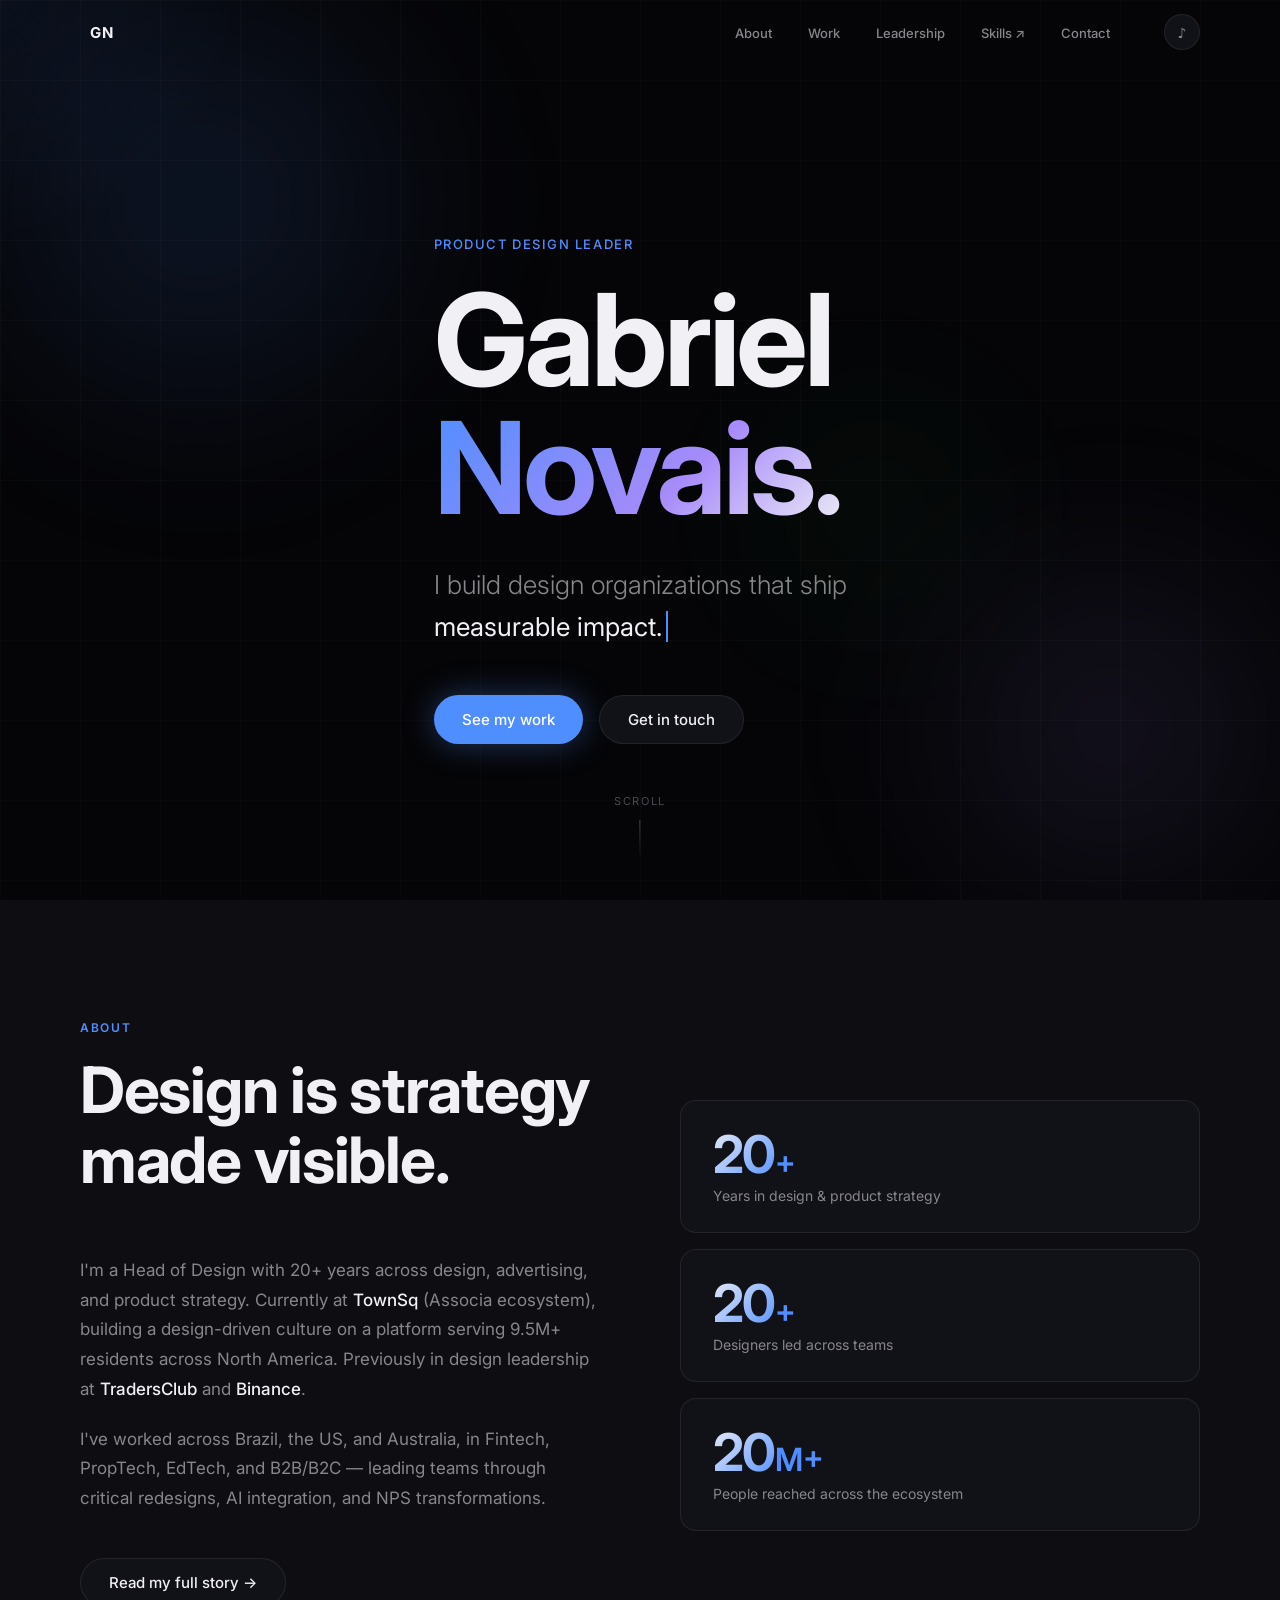
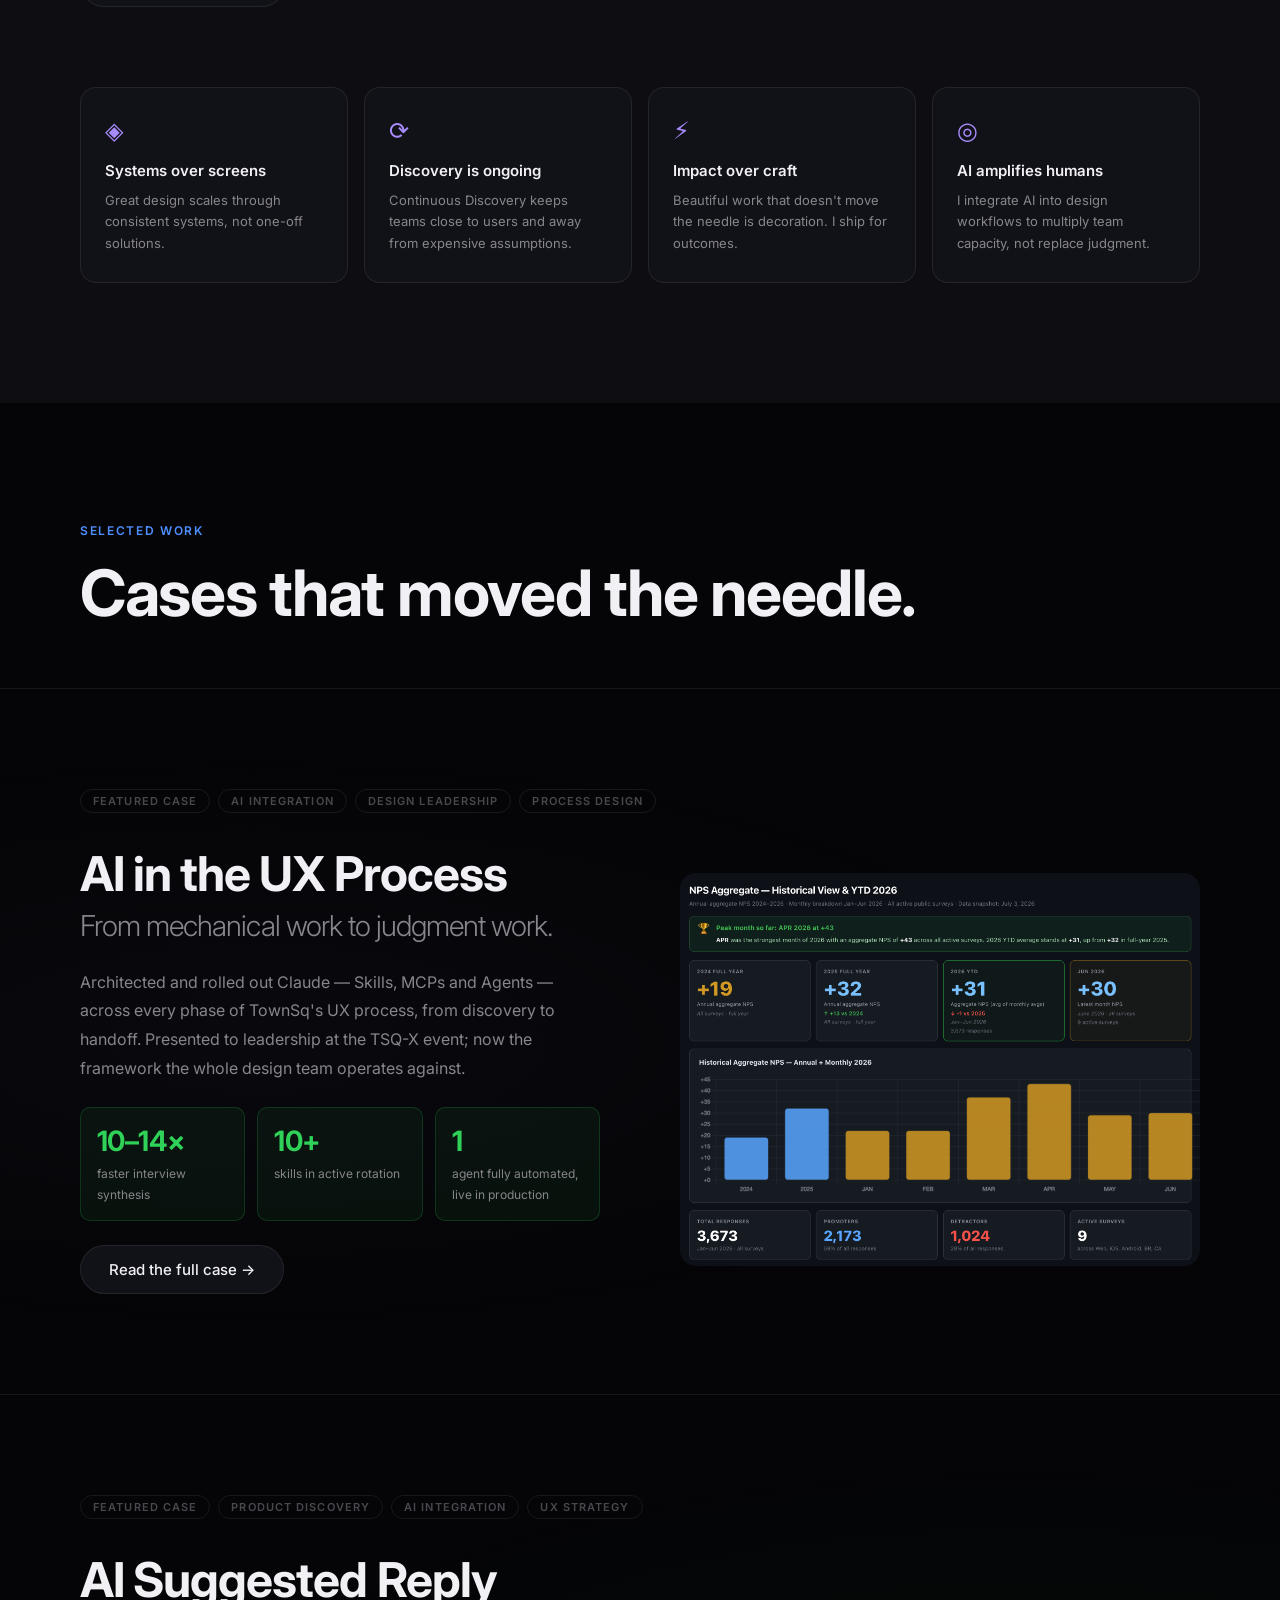
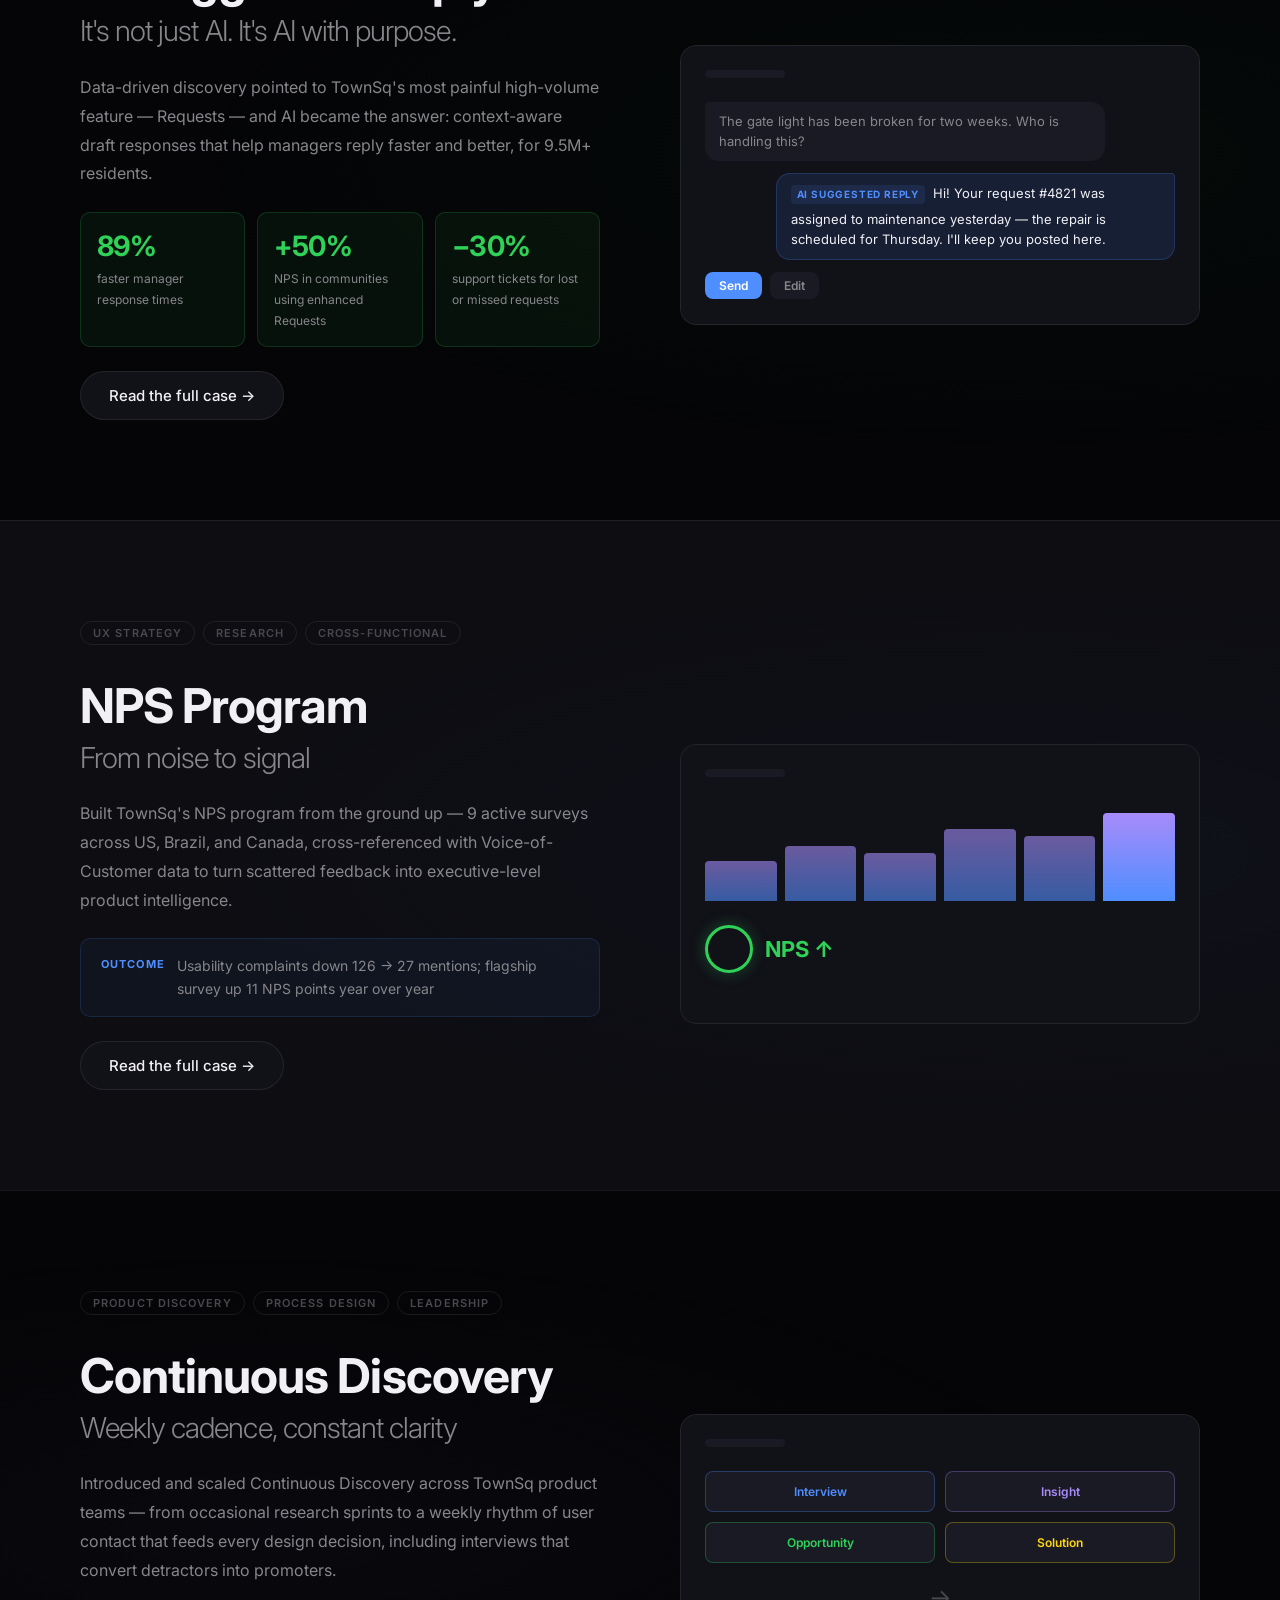
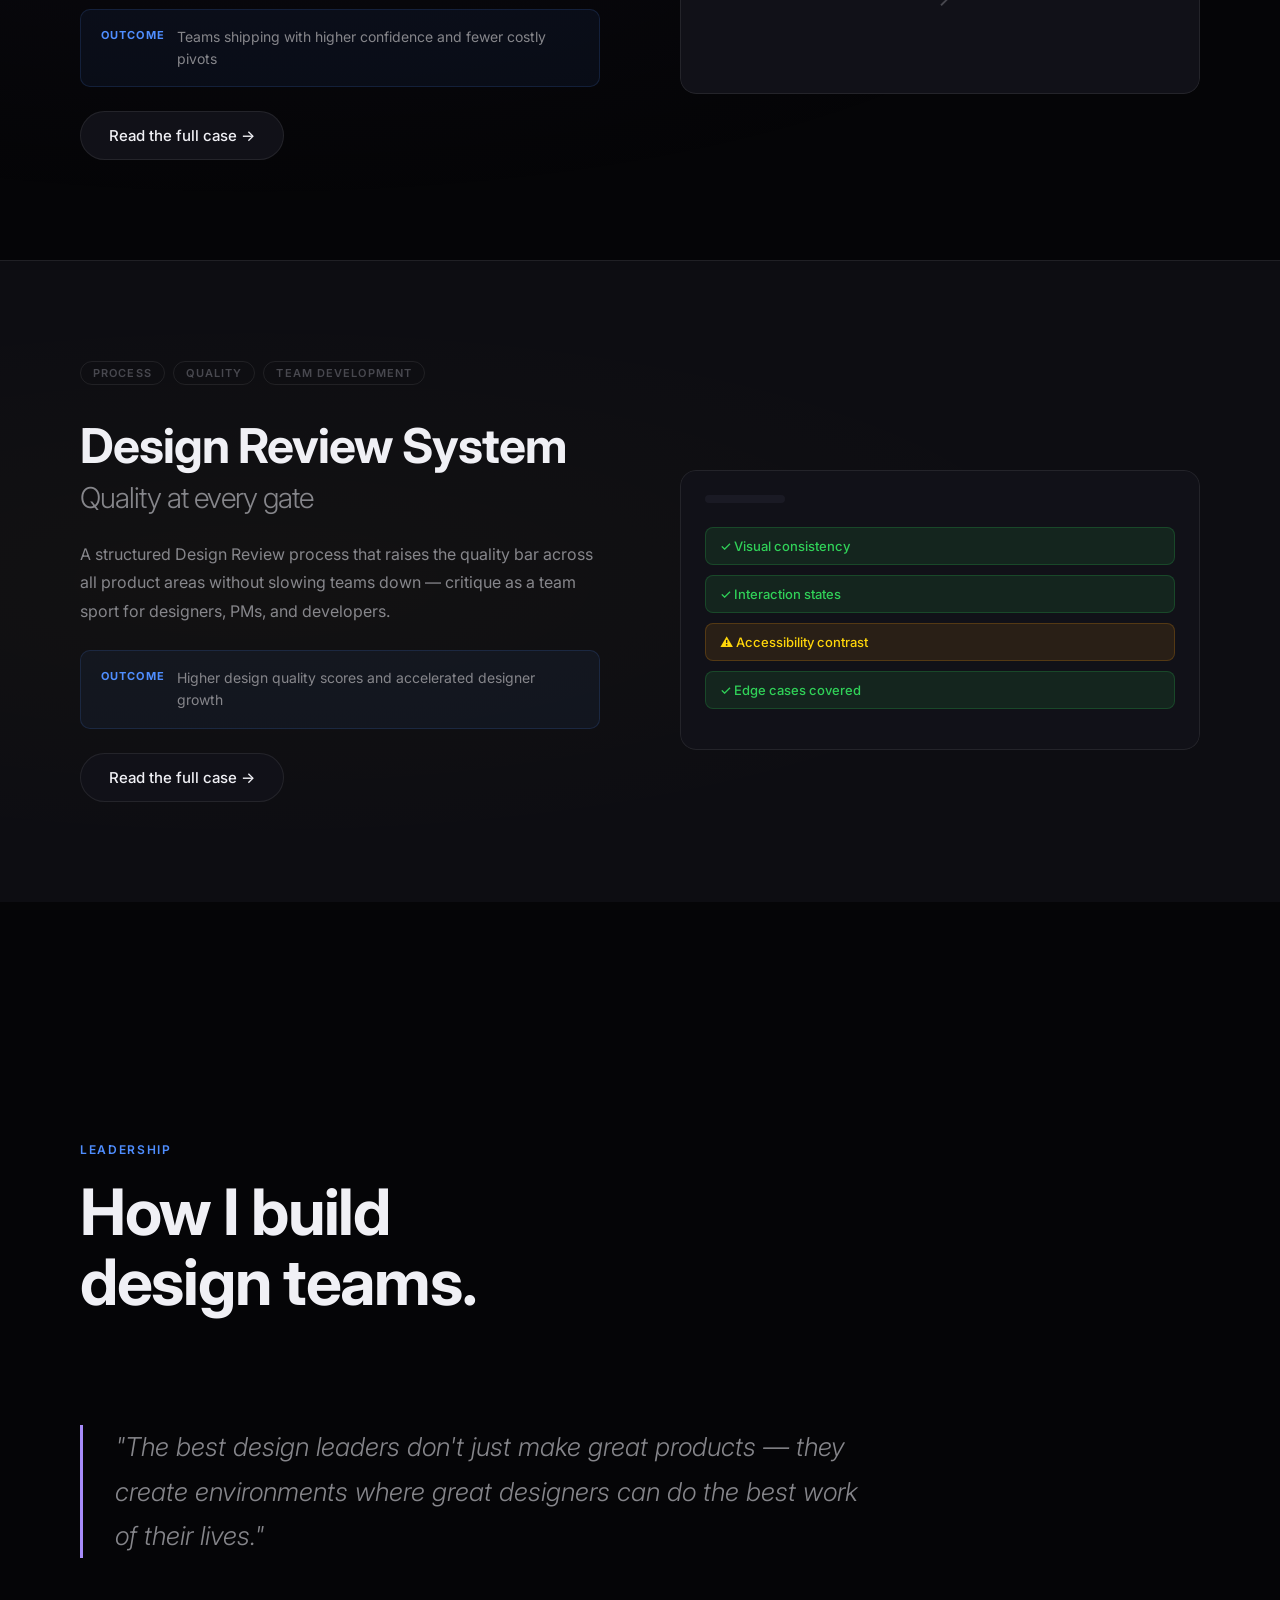
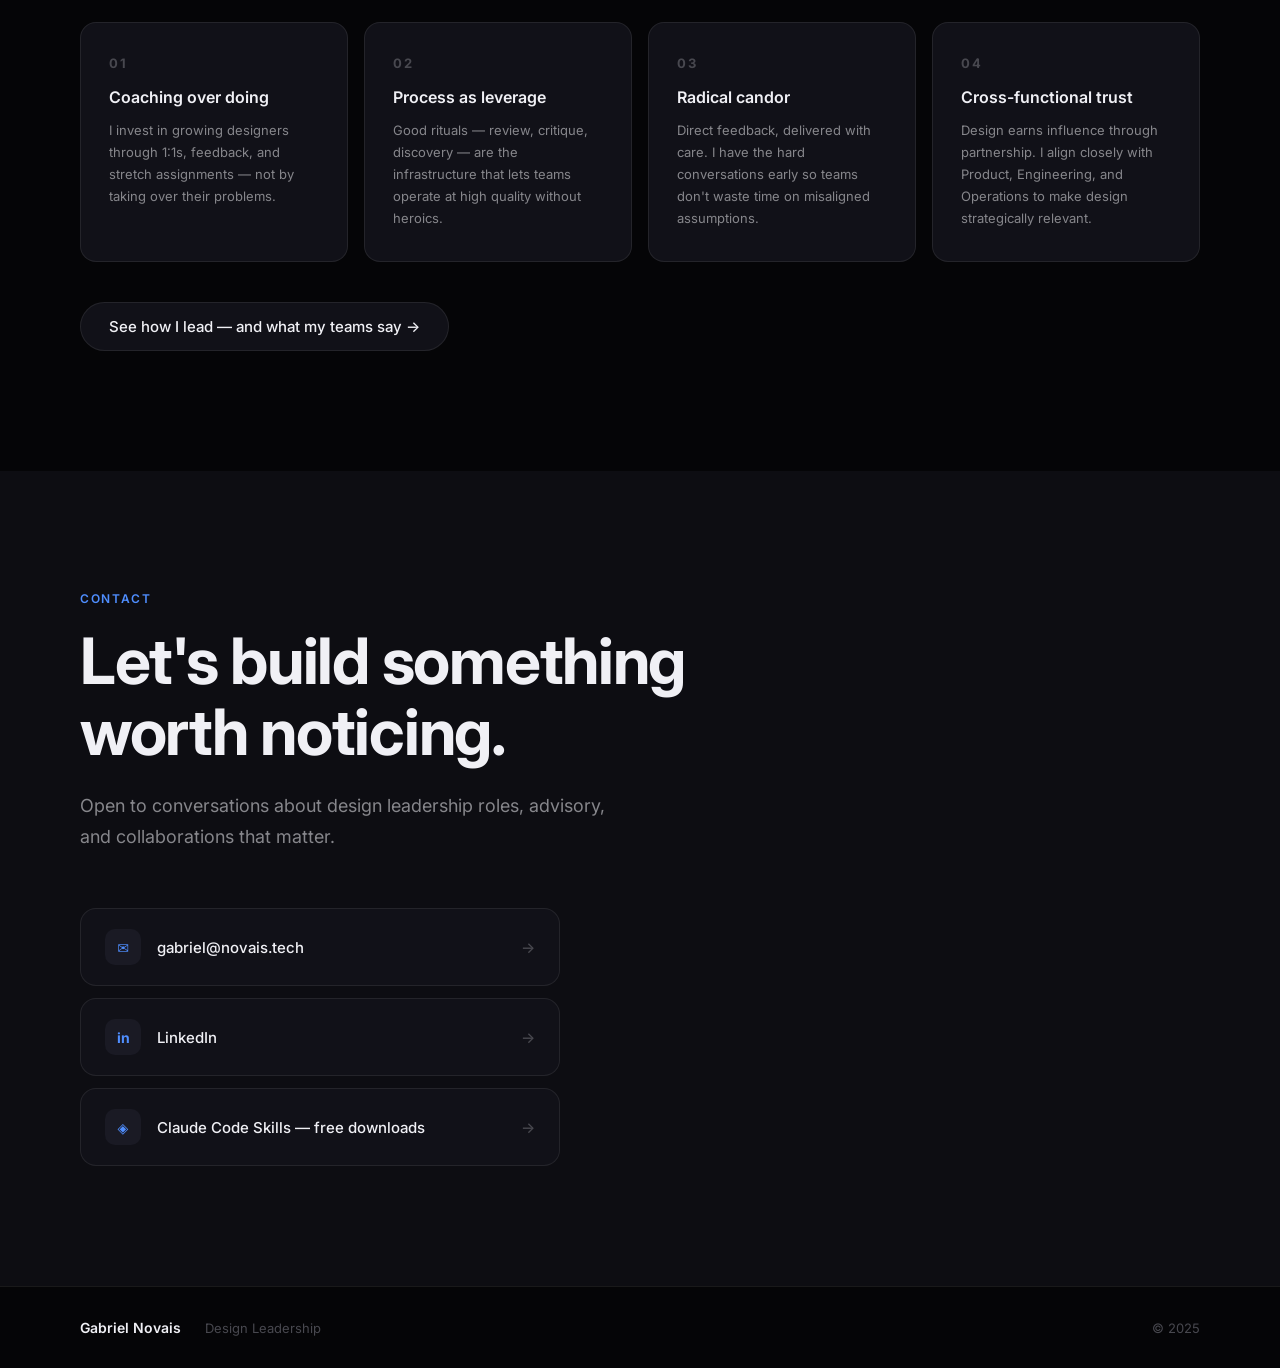
<file: index.html>
<!DOCTYPE html>
<html lang="en">
<head>
  <meta charset="UTF-8" />
  <meta name="viewport" content="width=device-width, initial-scale=1.0" />
  <title>Gabriel Novais — Product Design Leader</title>
  <meta name="description" content="Gabriel Novais is a Product Design Manager leading high-impact design teams and driving UX strategy." />
  <link rel="canonical" href="https://novais.tech/" />
  <meta property="og:type" content="website" />
  <meta property="og:url" content="https://novais.tech/" />
  <meta property="og:title" content="Gabriel Novais — Product Design Leader" />
  <meta property="og:description" content="20+ years in design and product strategy. Building design organizations that ship measurable impact — AI-powered UX, NPS programs, and continuous discovery." />
  <meta property="og:image" content="https://novais.tech/assets/og-cover.png" />
  <meta name="twitter:card" content="summary_large_image" />
  <link rel="icon" href="data:image/svg+xml,<svg xmlns=%22http://www.w3.org/2000/svg%22 viewBox=%220 0 100 100%22><rect width=%22100%22 height=%22100%22 rx=%2222%22 fill=%22%23050507%22/><text x=%2250%22 y=%2268%22 font-size=%2248%22 font-family=%22system-ui%22 font-weight=%22700%22 fill=%22%234f8eff%22 text-anchor=%22middle%22>GN</text></svg>" />
  <link rel="preconnect" href="https://fonts.googleapis.com" />
  <link rel="preconnect" href="https://fonts.gstatic.com" crossorigin />
  <link href="https://fonts.googleapis.com/css2?family=Inter:ital,wght@0,300;0,400;0,500;0,600;0,700;1,300;1,400&display=swap" rel="stylesheet" />
  <link rel="stylesheet" href="style.css" />
</head>
<body>

  <!-- Ambient cursor glow -->
  <div class="cursor-glow" id="cursorGlow"></div>

  <!-- ─── NAV ─── -->
  <nav class="nav" id="nav">
    <div class="nav-inner">
      <a href="#" class="nav-logo magnetic" data-sound="click">GN</a>
      <ul class="nav-links">
        <li><a href="about.html" class="nav-link magnetic" data-sound="hover">About</a></li>
        <li><a href="#work"    class="nav-link magnetic" data-sound="hover">Work</a></li>
        <li><a href="leadership.html" class="nav-link magnetic" data-sound="hover">Leadership</a></li>
        <li><a href="https://shop.novais.tech" class="nav-link magnetic" data-sound="hover">Skills ↗</a></li>
        <li><a href="#contact" class="nav-link magnetic" data-sound="hover">Contact</a></li>
      </ul>
      <button class="sound-toggle magnetic" id="soundToggle" aria-label="Toggle sound" title="Sound on/off">
        <span class="sound-icon" id="soundIcon">♪</span>
      </button>
    </div>
  </nav>

  <!-- ─── HERO ─── -->
  <section class="hero" id="hero">
    <div class="hero-bg">
      <div class="orb orb-1"></div>
      <div class="orb orb-2"></div>
      <div class="orb orb-3"></div>
      <div class="grid-lines"></div>
    </div>
    <div class="hero-content">
      <p class="hero-eyebrow reveal-fade">Product Design Leader</p>
      <h1 class="hero-title">
        <span class="hero-line">Gabriel</span>
        <span class="hero-line hero-name-accent">Novais.</span>
      </h1>
      <p class="hero-sub reveal-fade">
        I build design organizations that ship<br />
        <span class="typewriter" id="typewriter"></span>
      </p>
      <div class="hero-cta reveal-fade">
        <a href="#work" class="btn btn-primary magnetic" data-sound="click">See my work</a>
        <a href="#contact" class="btn btn-ghost magnetic" data-sound="click">Get in touch</a>
      </div>
    </div>
    <div class="hero-scroll-hint">
      <span>Scroll</span>
      <div class="scroll-line"></div>
    </div>
  </section>

  <!-- ─── ABOUT ─── -->
  <section class="about section" id="about">
    <div class="container">
      <div class="about-grid">
        <div class="about-left">
          <p class="section-label reveal-up">About</p>
          <h2 class="section-title reveal-up">
            Design is strategy<br />made visible.
          </h2>
          <p class="about-body reveal-up">
            I'm a Head of Design with 20+ years across design, advertising, and product
            strategy. Currently at <strong>TownSq</strong> (Associa ecosystem), building a
            design-driven culture on a platform serving 9.5M+ residents across North America.
            Previously in design leadership at <strong>TradersClub</strong> and <strong>Binance</strong>.
          </p>
          <p class="about-body reveal-up">
            I've worked across Brazil, the US, and Australia, in Fintech, PropTech, EdTech, and
            B2B/B2C — leading teams through critical redesigns, AI integration, and NPS transformations.
          </p>
          <a href="about.html" class="btn btn-ghost case-link-btn reveal-up magnetic" data-sound="click">Read my full story →</a>
        </div>
        <div class="about-right">
          <div class="stat-card reveal-scale" data-sound="hover">
            <span class="stat-number" data-count="20">0</span><span class="stat-plus">+</span>
            <p class="stat-label">Years in design & product strategy</p>
          </div>
          <div class="stat-card reveal-scale" data-sound="hover">
            <span class="stat-number" data-count="20">0</span><span class="stat-plus">+</span>
            <p class="stat-label">Designers led across teams</p>
          </div>
          <div class="stat-card reveal-scale" data-sound="hover">
            <span class="stat-number" data-count="20">0</span><span class="stat-plus">M+</span>
            <p class="stat-label">People reached across the ecosystem</p>
          </div>
        </div>
      </div>

      <div class="philosophy-row">
        <div class="phil-card reveal-up magnetic" data-sound="hover">
          <div class="phil-icon">◈</div>
          <h3>Systems over screens</h3>
          <p>Great design scales through consistent systems, not one-off solutions.</p>
        </div>
        <div class="phil-card reveal-up magnetic" data-sound="hover">
          <div class="phil-icon">⟳</div>
          <h3>Discovery is ongoing</h3>
          <p>Continuous Discovery keeps teams close to users and away from expensive assumptions.</p>
        </div>
        <div class="phil-card reveal-up magnetic" data-sound="hover">
          <div class="phil-icon">⚡</div>
          <h3>Impact over craft</h3>
          <p>Beautiful work that doesn't move the needle is decoration. I ship for outcomes.</p>
        </div>
        <div class="phil-card reveal-up magnetic" data-sound="hover">
          <div class="phil-icon">◎</div>
          <h3>AI amplifies humans</h3>
          <p>I integrate AI into design workflows to multiply team capacity, not replace judgment.</p>
        </div>
      </div>
    </div>
  </section>

  <!-- ─── WORK ─── -->
  <section class="work section" id="work">
    <div class="container">
      <p class="section-label reveal-up">Selected Work</p>
      <h2 class="section-title reveal-up">Cases that moved the needle.</h2>
    </div>

    <!-- Case: AI in the UX Process (flagship) -->
    <div class="case" id="case-ai-ux">
      <div class="case-bg case-bg-2"></div>
      <div class="container case-inner">
        <div class="case-meta reveal-up">
          <span class="case-tag">Featured Case</span>
          <span class="case-tag">AI Integration</span>
          <span class="case-tag">Design Leadership</span>
          <span class="case-tag">Process Design</span>
        </div>
        <div class="case-content-grid">
          <div class="case-text">
            <h3 class="case-title reveal-up">AI in the UX Process<br /><em>From mechanical work to judgment work.</em></h3>
            <p class="case-body reveal-up">
              Architected and rolled out Claude — Skills, MCPs and Agents — across every phase of
              TownSq's UX process, from discovery to handoff. Presented to leadership at the
              TSQ-X event; now the framework the whole design team operates against.
            </p>
            <div class="case-results reveal-up">
              <div class="result-chip">
                <span class="result-num">10–14×</span>
                <span class="result-label">faster interview synthesis</span>
              </div>
              <div class="result-chip">
                <span class="result-num">10+</span>
                <span class="result-label">skills in active rotation</span>
              </div>
              <div class="result-chip">
                <span class="result-num">1</span>
                <span class="result-label">agent fully automated, live in production</span>
              </div>
            </div>
            <a href="case-ai-ux.html" class="btn btn-ghost case-link-btn reveal-up magnetic" data-sound="click">Read the full case →</a>
          </div>
          <div class="case-visual reveal-scale">
            <div class="case-mockup">
              <img src="assets/ai-ux-nps-dashboard.png" alt="NPS Monthly Agent dashboard, generated automatically by Claude" style="width:100%;display:block" />
            </div>
          </div>
        </div>
      </div>
    </div>

    <!-- Case: Product Simplification / Requests + AI -->
    <div class="case" id="case-requests">
      <div class="case-bg case-bg-3"></div>
      <div class="container case-inner">
        <div class="case-meta reveal-up">
          <span class="case-tag">Featured Case</span>
          <span class="case-tag">Product Discovery</span>
          <span class="case-tag">AI Integration</span>
          <span class="case-tag">UX Strategy</span>
        </div>
        <div class="case-content-grid">
          <div class="case-text">
            <h3 class="case-title reveal-up">AI Suggested Reply<br /><em>It's not just AI. It's AI with purpose.</em></h3>
            <p class="case-body reveal-up">
              Data-driven discovery pointed to TownSq's most painful high-volume feature — Requests —
              and AI became the answer: context-aware draft responses that help managers reply
              faster and better, for 9.5M+ residents.
            </p>
            <div class="case-results reveal-up">
              <div class="result-chip">
                <span class="result-num">89%</span>
                <span class="result-label">faster manager response times</span>
              </div>
              <div class="result-chip">
                <span class="result-num">+50%</span>
                <span class="result-label">NPS in communities using enhanced Requests</span>
              </div>
              <div class="result-chip">
                <span class="result-num">−30%</span>
                <span class="result-label">support tickets for lost or missed requests</span>
              </div>
            </div>
            <a href="case-requests.html" class="btn btn-ghost case-link-btn reveal-up magnetic" data-sound="click">Read the full case →</a>
          </div>
          <div class="case-visual reveal-scale">
            <div class="case-mockup case-mockup-ai">
              <div class="mock-screen">
                <div class="mock-bar"></div>
                <div class="ai-chat">
                  <div class="ai-msg ai-msg-in">The gate light has been broken for two weeks. Who is handling this?</div>
                  <div class="ai-msg ai-msg-out">
                    <span class="ai-badge">AI Suggested Reply</span>
                    Hi! Your request #4821 was assigned to maintenance yesterday — the repair is scheduled for Thursday. I'll keep you posted here.
                  </div>
                  <div class="ai-actions">
                    <button class="ai-btn">Send</button>
                    <button class="ai-btn ai-btn-ghost">Edit</button>
                  </div>
                </div>
              </div>
            </div>
          </div>
        </div>
      </div>
    </div>

    <!-- Case: NPS Program -->
    <div class="case case-alt" id="case-nps">
      <div class="case-bg case-bg-1"></div>
      <div class="container case-inner">
        <div class="case-meta reveal-up">
          <span class="case-tag">UX Strategy</span>
          <span class="case-tag">Research</span>
          <span class="case-tag">Cross-functional</span>
        </div>
        <div class="case-content-grid">
          <div class="case-text">
            <h3 class="case-title reveal-up">NPS Program<br /><em>From noise to signal</em></h3>
            <p class="case-body reveal-up">
              Built TownSq's NPS program from the ground up — 9 active surveys across US, Brazil,
              and Canada, cross-referenced with Voice-of-Customer data to turn scattered feedback
              into executive-level product intelligence.
            </p>
            <div class="case-outcome reveal-up">
              <span class="outcome-label">Outcome</span>
              <span class="outcome-text">Usability complaints down 126 → 27 mentions; flagship survey up 11 NPS points year over year</span>
            </div>
            <a href="case-nps.html" class="btn btn-ghost case-link-btn reveal-up magnetic" data-sound="click">Read the full case →</a>
          </div>
          <div class="case-visual reveal-scale">
            <div class="case-mockup case-mockup-nps">
              <div class="mock-screen">
                <div class="mock-bar"></div>
                <div class="mock-chart">
                  <div class="bar-chart">
                    <div class="bar b1" style="--h: 40%"></div>
                    <div class="bar b2" style="--h: 55%"></div>
                    <div class="bar b3" style="--h: 48%"></div>
                    <div class="bar b4" style="--h: 72%"></div>
                    <div class="bar b5" style="--h: 65%"></div>
                    <div class="bar b6" style="--h: 88%"></div>
                  </div>
                </div>
                <div class="mock-score">
                  <div class="score-ring"></div>
                  <span class="score-label">NPS ↑</span>
                </div>
              </div>
            </div>
          </div>
        </div>
      </div>
    </div>

    <!-- Case 2: Continuous Discovery -->
    <div class="case" id="case-discovery">
      <div class="case-bg case-bg-2"></div>
      <div class="container case-inner">
        <div class="case-meta reveal-up">
          <span class="case-tag">Product Discovery</span>
          <span class="case-tag">Process Design</span>
          <span class="case-tag">Leadership</span>
        </div>
        <div class="case-content-grid case-content-grid-rev">
          <div class="case-visual reveal-scale">
            <div class="case-mockup case-mockup-disc">
              <div class="mock-screen">
                <div class="mock-bar"></div>
                <div class="disc-cards">
                  <div class="disc-card dc1">Interview</div>
                  <div class="disc-card dc2">Insight</div>
                  <div class="disc-card dc3">Opportunity</div>
                  <div class="disc-card dc4">Solution</div>
                </div>
                <div class="disc-arrow">→</div>
              </div>
            </div>
          </div>
          <div class="case-text">
            <h3 class="case-title reveal-up">Continuous Discovery<br /><em>Weekly cadence, constant clarity</em></h3>
            <p class="case-body reveal-up">
              Introduced and scaled Continuous Discovery across TownSq product teams — from
              occasional research sprints to a weekly rhythm of user contact that feeds every
              design decision, including interviews that convert detractors into promoters.
            </p>
            <div class="case-outcome reveal-up">
              <span class="outcome-label">Outcome</span>
              <span class="outcome-text">Teams shipping with higher confidence and fewer costly pivots</span>
            </div>
            <a href="case-discovery.html" class="btn btn-ghost case-link-btn reveal-up magnetic" data-sound="click">Read the full case →</a>
          </div>
        </div>
      </div>
    </div>

    <!-- Case: Design Review -->
    <div class="case case-alt" id="case-review">
      <div class="case-bg case-bg-4"></div>
      <div class="container case-inner">
        <div class="case-meta reveal-up">
          <span class="case-tag">Process</span>
          <span class="case-tag">Quality</span>
          <span class="case-tag">Team Development</span>
        </div>
        <div class="case-content-grid case-content-grid-rev">
          <div class="case-visual reveal-scale">
            <div class="case-mockup case-mockup-review">
              <div class="mock-screen">
                <div class="mock-bar"></div>
                <div class="review-items">
                  <div class="review-item ri-pass">✓ Visual consistency</div>
                  <div class="review-item ri-pass">✓ Interaction states</div>
                  <div class="review-item ri-warn">⚠ Accessibility contrast</div>
                  <div class="review-item ri-pass">✓ Edge cases covered</div>
                </div>
              </div>
            </div>
          </div>
          <div class="case-text">
            <h3 class="case-title reveal-up">Design Review System<br /><em>Quality at every gate</em></h3>
            <p class="case-body reveal-up">
              A structured Design Review process that raises the quality bar across all product
              areas without slowing teams down — critique as a team sport for designers, PMs,
              and developers.
            </p>
            <div class="case-outcome reveal-up">
              <span class="outcome-label">Outcome</span>
              <span class="outcome-text">Higher design quality scores and accelerated designer growth</span>
            </div>
            <a href="case-review.html" class="btn btn-ghost case-link-btn reveal-up magnetic" data-sound="click">Read the full case →</a>
          </div>
        </div>
      </div>
    </div>
  </section>

  <!-- ─── LEADERSHIP ─── -->
  <section class="lead section" id="lead">
    <div class="container">
      <p class="section-label reveal-up">Leadership</p>
      <h2 class="section-title reveal-up">How I build<br />design teams.</h2>

      <div class="lead-quote reveal-fade">
        <blockquote>
          "The best design leaders don't just make great products — they create environments
          where great designers can do the best work of their lives."
        </blockquote>
      </div>

      <div class="lead-pillars">
        <div class="lead-pillar reveal-up magnetic" data-sound="hover">
          <div class="pillar-num">01</div>
          <h3>Coaching over doing</h3>
          <p>I invest in growing designers through 1:1s, feedback, and stretch assignments — not by taking over their problems.</p>
        </div>
        <div class="lead-pillar reveal-up magnetic" data-sound="hover">
          <div class="pillar-num">02</div>
          <h3>Process as leverage</h3>
          <p>Good rituals — review, critique, discovery — are the infrastructure that lets teams operate at high quality without heroics.</p>
        </div>
        <div class="lead-pillar reveal-up magnetic" data-sound="hover">
          <div class="pillar-num">03</div>
          <h3>Radical candor</h3>
          <p>Direct feedback, delivered with care. I have the hard conversations early so teams don't waste time on misaligned assumptions.</p>
        </div>
        <div class="lead-pillar reveal-up magnetic" data-sound="hover">
          <div class="pillar-num">04</div>
          <h3>Cross-functional trust</h3>
          <p>Design earns influence through partnership. I align closely with Product, Engineering, and Operations to make design strategically relevant.</p>
        </div>
      </div>

      <a href="leadership.html" class="btn btn-ghost case-link-btn reveal-up magnetic" data-sound="click" style="margin-top: 40px;">See how I lead — and what my teams say →</a>
    </div>
  </section>

  <!-- ─── CONTACT ─── -->
  <section class="contact section" id="contact">
    <div class="container">
      <p class="section-label reveal-up">Contact</p>
      <h2 class="section-title contact-title reveal-up">
        Let's build something<br />worth noticing.
      </h2>
      <p class="contact-sub reveal-up">
        Open to conversations about design leadership roles, advisory,
        and collaborations that matter.
      </p>
      <div class="contact-links reveal-fade">
        <a href="mailto:gabriel@novais.tech" class="contact-link magnetic" data-sound="click">
          <span class="contact-link-icon">✉</span>
          <span>gabriel@novais.tech</span>
          <span class="link-arrow">→</span>
        </a>
        <a href="https://www.linkedin.com/in/gabrielnovaisux" target="_blank" rel="noopener" class="contact-link magnetic" data-sound="click">
          <span class="contact-link-icon">in</span>
          <span>LinkedIn</span>
          <span class="link-arrow">→</span>
        </a>
        <a href="https://shop.novais.tech" target="_blank" rel="noopener" class="contact-link magnetic" data-sound="click">
          <span class="contact-link-icon">◈</span>
          <span>Claude Code Skills — free downloads</span>
          <span class="link-arrow">→</span>
        </a>
      </div>
    </div>
  </section>

  <!-- ─── FOOTER ─── -->
  <footer class="footer">
    <div class="container footer-inner">
      <span class="footer-name">Gabriel Novais</span>
      <span class="footer-copy">Design Leadership</span>
      <span class="footer-year">© 2025</span>
    </div>
  </footer>

  <script src="main.js"></script>
  <!-- Cloudflare Web Analytics --><script type='module' src='https://static.cloudflareinsights.com/beacon.min.js' data-cf-beacon='{"token": "99cfca778192467fb49933da2644462e"}'></script><!-- End Cloudflare Web Analytics -->
</body>
</html>
</file>
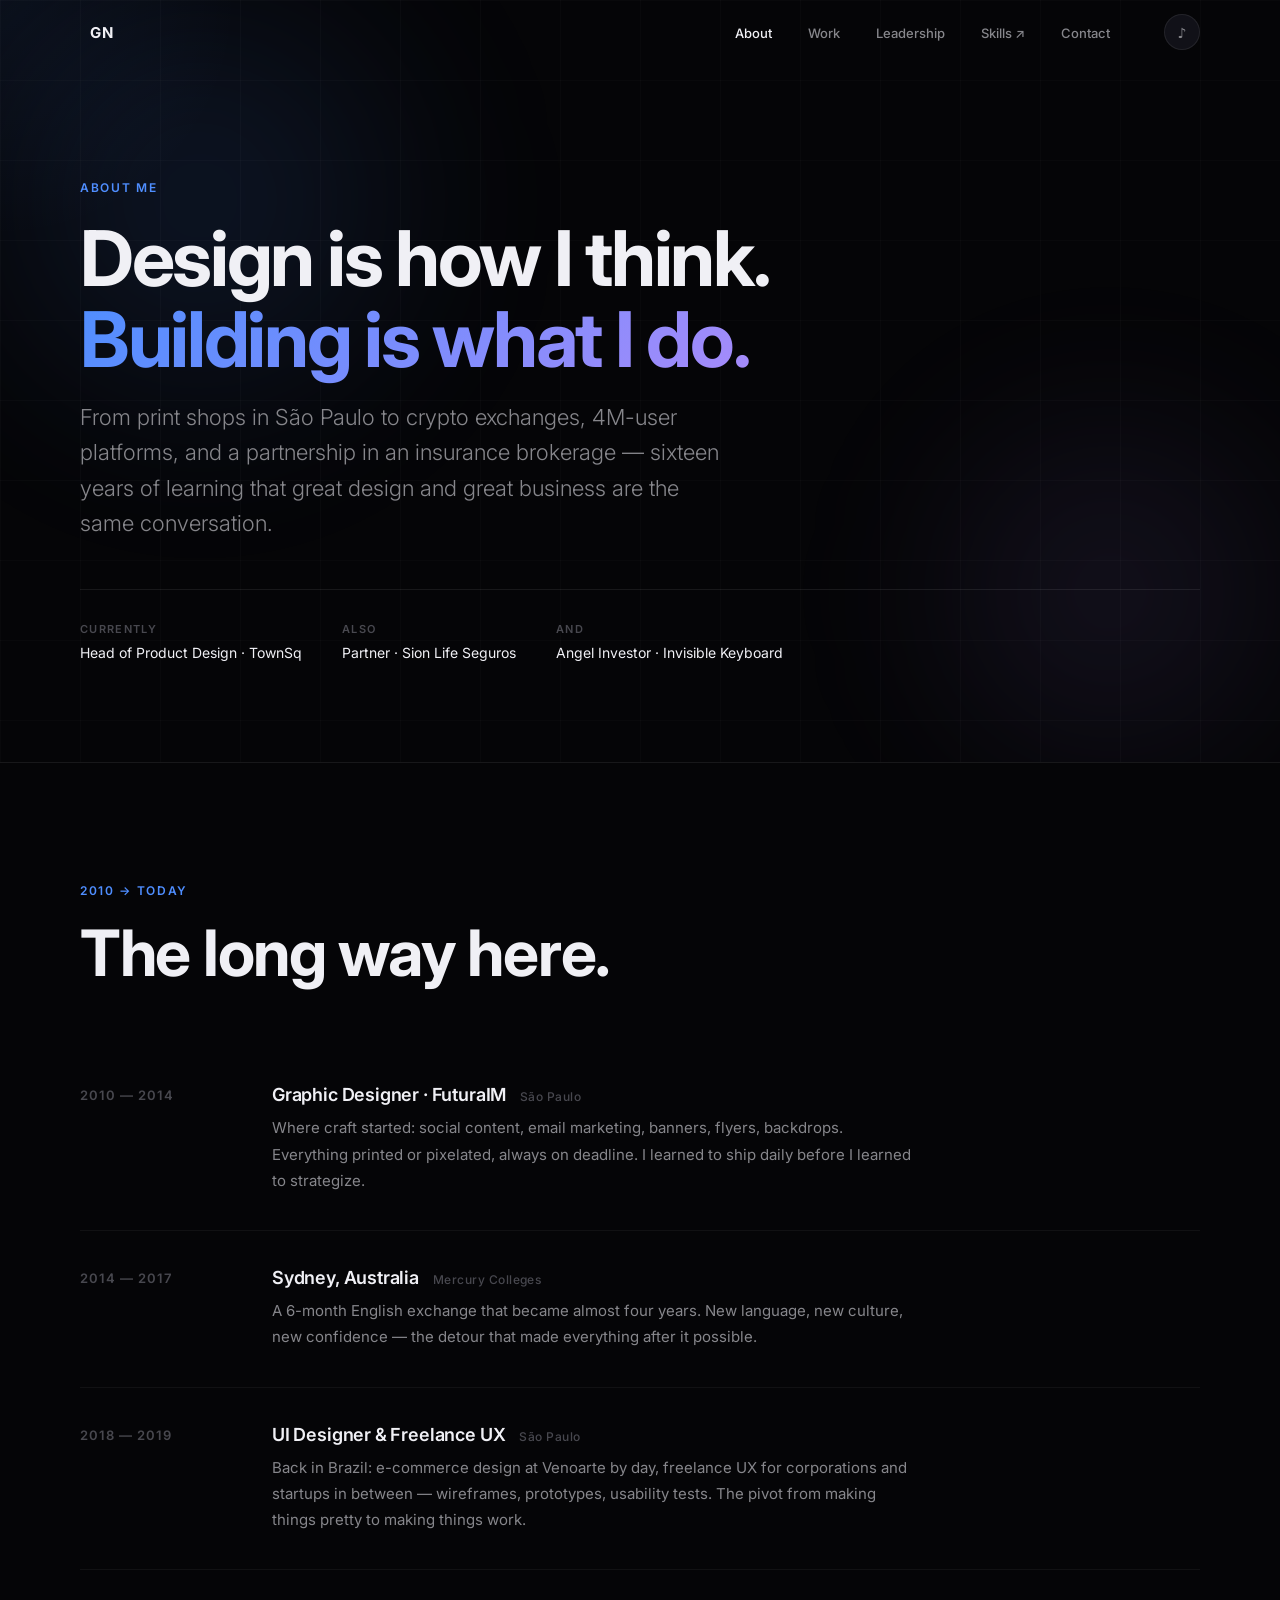
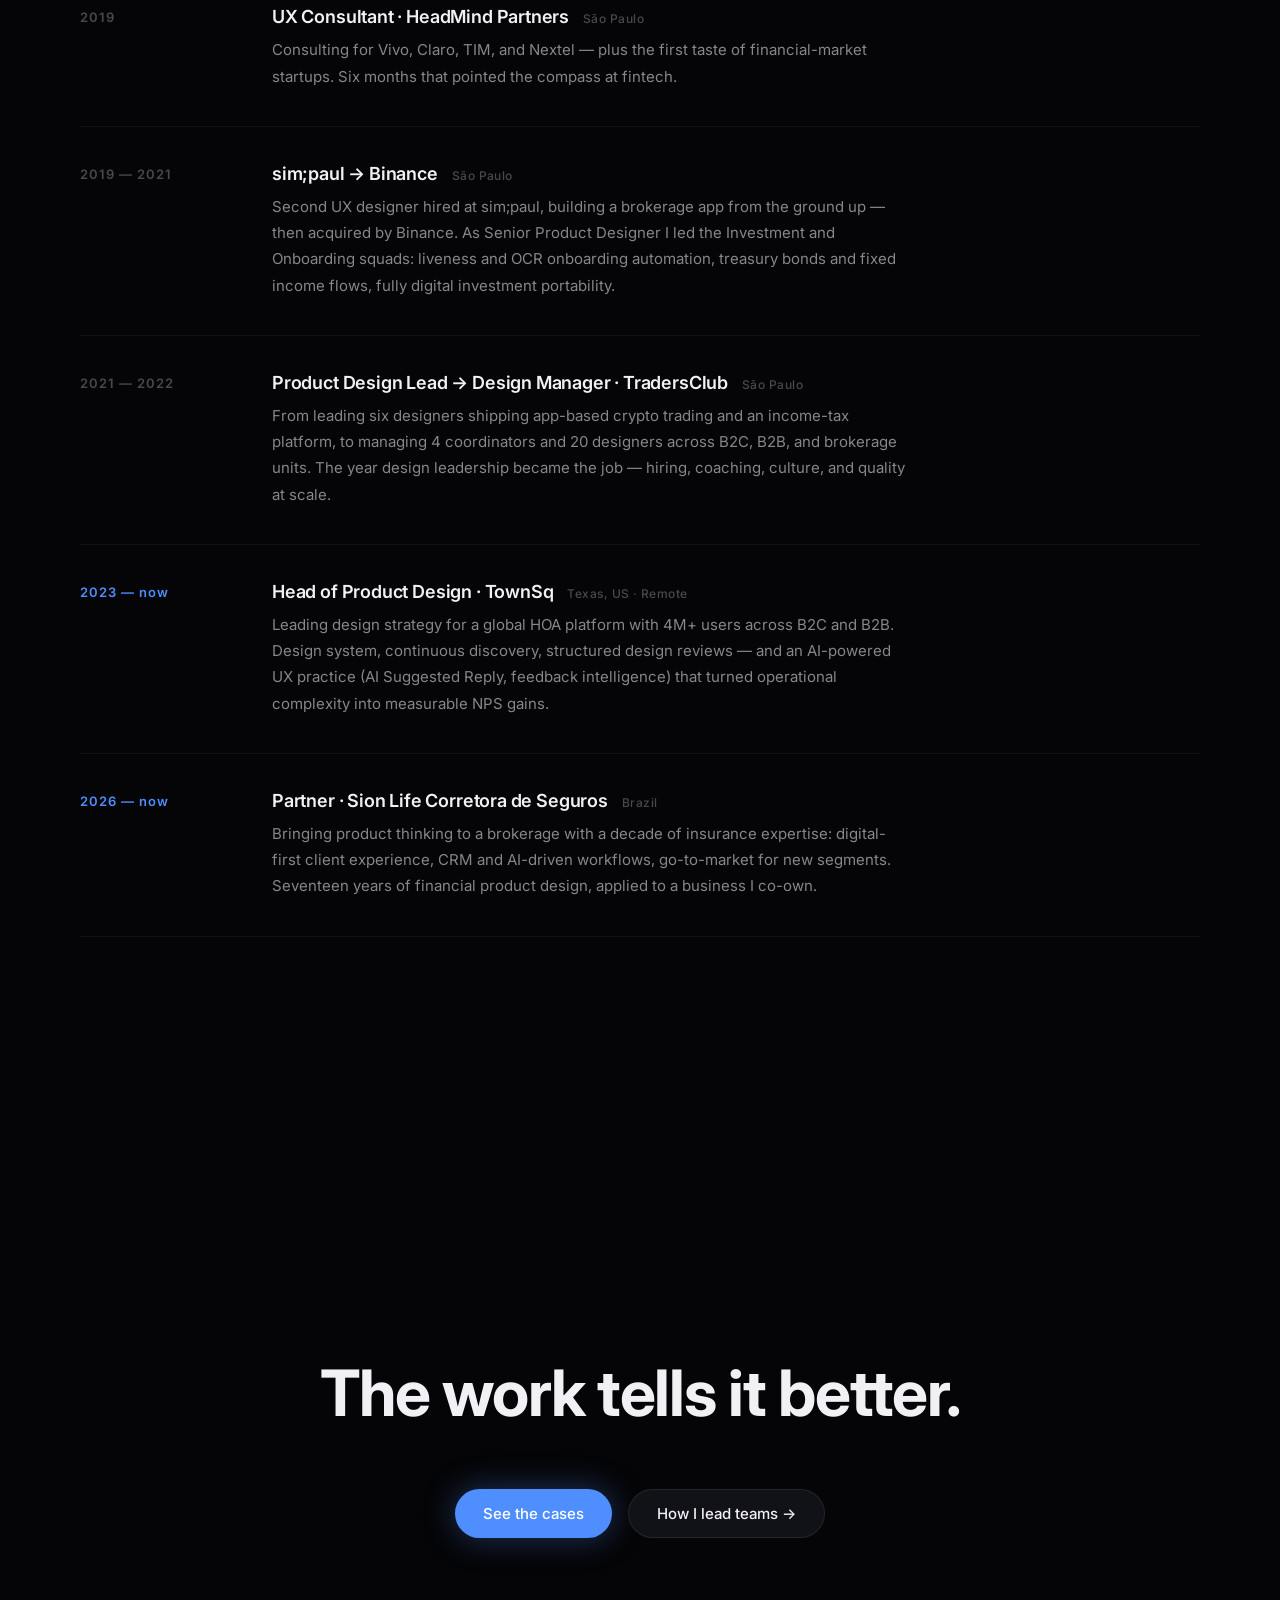
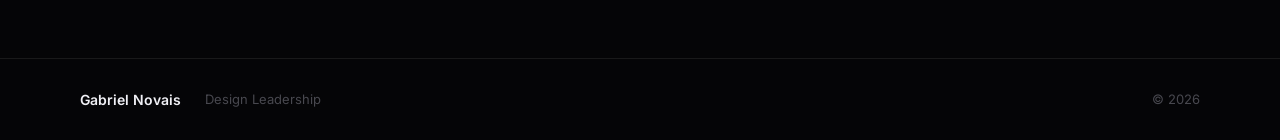
<file: about.html>
<!DOCTYPE html>
<html lang="en">
<head>
  <meta charset="UTF-8" />
  <meta name="viewport" content="width=device-width, initial-scale=1.0" />
  <title>About Me — Gabriel Novais</title>
  <meta name="description" content="From graphic design in São Paulo to design leadership, entrepreneurship, and angel investing — the story behind Gabriel Novais." />
  <link rel="canonical" href="https://novais.tech/about.html" />
  <meta property="og:type" content="website" />
  <meta property="og:url" content="https://novais.tech/about.html" />
  <meta property="og:title" content="About Me — Gabriel Novais" />
  <meta property="og:description" content="Sixteen years across design, fintech, and product leadership — told as it happened." />
  <meta name="twitter:card" content="summary_large_image" />
  <link rel="icon" href="data:image/svg+xml,<svg xmlns=%22http://www.w3.org/2000/svg%22 viewBox=%220 0 100 100%22><rect width=%22100%22 height=%22100%22 rx=%2222%22 fill=%22%23050507%22/><text x=%2250%22 y=%2268%22 font-size=%2248%22 font-family=%22system-ui%22 font-weight=%22700%22 fill=%22%234f8eff%22 text-anchor=%22middle%22>GN</text></svg>" />
  <link rel="preconnect" href="https://fonts.googleapis.com" />
  <link rel="preconnect" href="https://fonts.gstatic.com" crossorigin />
  <link href="https://fonts.googleapis.com/css2?family=Inter:ital,wght@0,300;0,400;0,500;0,600;0,700;1,300;1,400&display=swap" rel="stylesheet" />
  <link rel="stylesheet" href="style.css" />
</head>
<body>

  <!-- Ambient cursor glow -->
  <div class="cursor-glow" id="cursorGlow"></div>

  <!-- ─── NAV ─── -->
  <nav class="nav" id="nav">
    <div class="nav-inner">
      <a href="index.html" class="nav-logo magnetic" data-sound="click">GN</a>
      <ul class="nav-links">
        <li><a href="about.html" class="nav-link magnetic" data-sound="hover" style="color: var(--text)">About</a></li>
        <li><a href="index.html#work" class="nav-link magnetic" data-sound="hover">Work</a></li>
        <li><a href="leadership.html" class="nav-link magnetic" data-sound="hover">Leadership</a></li>
        <li><a href="https://shop.novais.tech" class="nav-link magnetic" data-sound="hover">Skills ↗</a></li>
        <li><a href="index.html#contact" class="nav-link magnetic" data-sound="hover">Contact</a></li>
      </ul>
      <button class="sound-toggle magnetic" id="soundToggle" aria-label="Toggle sound" title="Sound on/off">
        <span class="sound-icon" id="soundIcon">♪</span>
      </button>
    </div>
  </nav>

  <!-- ─── HERO ─── -->
  <section class="case-page-hero">
    <div class="hero-bg">
      <div class="orb orb-1"></div>
      <div class="orb orb-2"></div>
      <div class="grid-lines"></div>
    </div>
    <div class="container" style="position: relative; z-index: 1;">
      <p class="section-label reveal-fade">About Me</p>
      <h1 class="case-page-title reveal-up">Design is how I think.<br /><em class="story-accent">Building is what I do.</em></h1>
      <p class="case-page-sub reveal-fade">
        From print shops in São Paulo to crypto exchanges, 4M-user platforms,
        and a partnership in an insurance brokerage — sixteen years of learning
        that great design and great business are the same conversation.
      </p>
      <div class="case-facts reveal-fade">
        <div><span class="case-fact-label">Currently</span><span class="case-fact-value">Head of Product Design · TownSq</span></div>
        <div><span class="case-fact-label">Also</span><span class="case-fact-value">Partner · Sion Life Seguros</span></div>
        <div><span class="case-fact-label">And</span><span class="case-fact-value">Angel Investor · Invisible Keyboard</span></div>
      </div>
    </div>
  </section>

  <!-- ─── TIMELINE ─── -->
  <section class="section story-section">
    <div class="container">
      <p class="section-label reveal-up">2010 → today</p>
      <h2 class="section-title reveal-up">The long way here.</h2>

      <div class="story-timeline">

        <div class="story-entry reveal-up">
          <div class="story-when">2010 — 2014</div>
          <div class="story-what">
            <h3>Graphic Designer · FuturaIM <span class="story-place">São Paulo</span></h3>
            <p>Where craft started: social content, email marketing, banners, flyers,
            backdrops. Everything printed or pixelated, always on deadline. I learned
            to ship daily before I learned to strategize.</p>
          </div>
        </div>

        <div class="story-entry reveal-up">
          <div class="story-when">2014 — 2017</div>
          <div class="story-what">
            <h3>Sydney, Australia <span class="story-place">Mercury Colleges</span></h3>
            <p>A 6-month English exchange that became almost four years. New language,
            new culture, new confidence — the detour that made everything after
            it possible.</p>
          </div>
        </div>

        <div class="story-entry reveal-up">
          <div class="story-when">2018 — 2019</div>
          <div class="story-what">
            <h3>UI Designer &amp; Freelance UX <span class="story-place">São Paulo</span></h3>
            <p>Back in Brazil: e-commerce design at Venoarte by day, freelance UX for
            corporations and startups in between — wireframes, prototypes, usability
            tests. The pivot from making things pretty to making things work.</p>
          </div>
        </div>

        <div class="story-entry reveal-up">
          <div class="story-when">2019</div>
          <div class="story-what">
            <h3>UX Consultant · HeadMind Partners <span class="story-place">São Paulo</span></h3>
            <p>Consulting for Vivo, Claro, TIM, and Nextel — plus the first taste of
            financial-market startups. Six months that pointed the compass at fintech.</p>
          </div>
        </div>

        <div class="story-entry reveal-up">
          <div class="story-when">2019 — 2021</div>
          <div class="story-what">
            <h3>sim;paul → Binance <span class="story-place">São Paulo</span></h3>
            <p>Second UX designer hired at sim;paul, building a brokerage app from the
            ground up — then acquired by Binance. As Senior Product Designer I led the
            Investment and Onboarding squads: liveness and OCR onboarding automation,
            treasury bonds and fixed income flows, fully digital investment portability.</p>
          </div>
        </div>

        <div class="story-entry reveal-up">
          <div class="story-when">2021 — 2022</div>
          <div class="story-what">
            <h3>Product Design Lead → Design Manager · TradersClub <span class="story-place">São Paulo</span></h3>
            <p>From leading six designers shipping app-based crypto trading and an
            income-tax platform, to managing 4 coordinators and 20 designers across
            B2C, B2B, and brokerage units. The year design leadership became the job —
            hiring, coaching, culture, and quality at scale.</p>
          </div>
        </div>

        <div class="story-entry story-entry-now reveal-up">
          <div class="story-when">2023 — now</div>
          <div class="story-what">
            <h3>Head of Product Design · TownSq <span class="story-place">Texas, US · Remote</span></h3>
            <p>Leading design strategy for a global HOA platform with 4M+ users across
            B2C and B2B. Design system, continuous discovery, structured design reviews —
            and an AI-powered UX practice (AI Suggested Reply, feedback intelligence)
            that turned operational complexity into measurable NPS gains.</p>
          </div>
        </div>

        <div class="story-entry story-entry-now reveal-up">
          <div class="story-when">2026 — now</div>
          <div class="story-what">
            <h3>Partner · Sion Life Corretora de Seguros <span class="story-place">Brazil</span></h3>
            <p>Bringing product thinking to a brokerage with a decade of insurance
            expertise: digital-first client experience, CRM and AI-driven workflows,
            go-to-market for new segments. Seventeen years of financial product design,
            applied to a business I co-own.</p>
          </div>
        </div>

        <div class="story-entry story-entry-now reveal-up">
          <div class="story-when">2026 — now</div>
          <div class="story-what">
            <h3>Angel Investor · Invisible Keyboard <span class="story-place">Global</span></h3>
            <p>Backing a content-strategy company that helps YC-backed founders turn
            content into trust and inbound across 7+ countries. The thesis: the next
            generation of B2B companies will be built on founder-led content.</p>
          </div>
        </div>

      </div>
    </div>
  </section>

  <!-- ─── CTA ─── -->
  <section class="section story-cta">
    <div class="container">
      <h2 class="section-title reveal-up">The work tells it better.</h2>
      <div class="hero-cta reveal-fade" style="margin-top: 28px;">
        <a href="index.html#work" class="btn btn-primary magnetic" data-sound="click">See the cases</a>
        <a href="leadership.html" class="btn btn-ghost magnetic" data-sound="click">How I lead teams →</a>
      </div>
    </div>
  </section>

  <!-- ─── FOOTER ─── -->
  <footer class="footer">
    <div class="container footer-inner">
      <span class="footer-name">Gabriel Novais</span>
      <span class="footer-copy">Design Leadership</span>
      <span class="footer-year">© 2026</span>
    </div>
  </footer>

  <script src="main.js"></script>
  <!-- Cloudflare Web Analytics --><script type='module' src='https://static.cloudflareinsights.com/beacon.min.js' data-cf-beacon='{"token": "99cfca778192467fb49933da2644462e"}'></script><!-- End Cloudflare Web Analytics -->
</body>
</html>
</file>
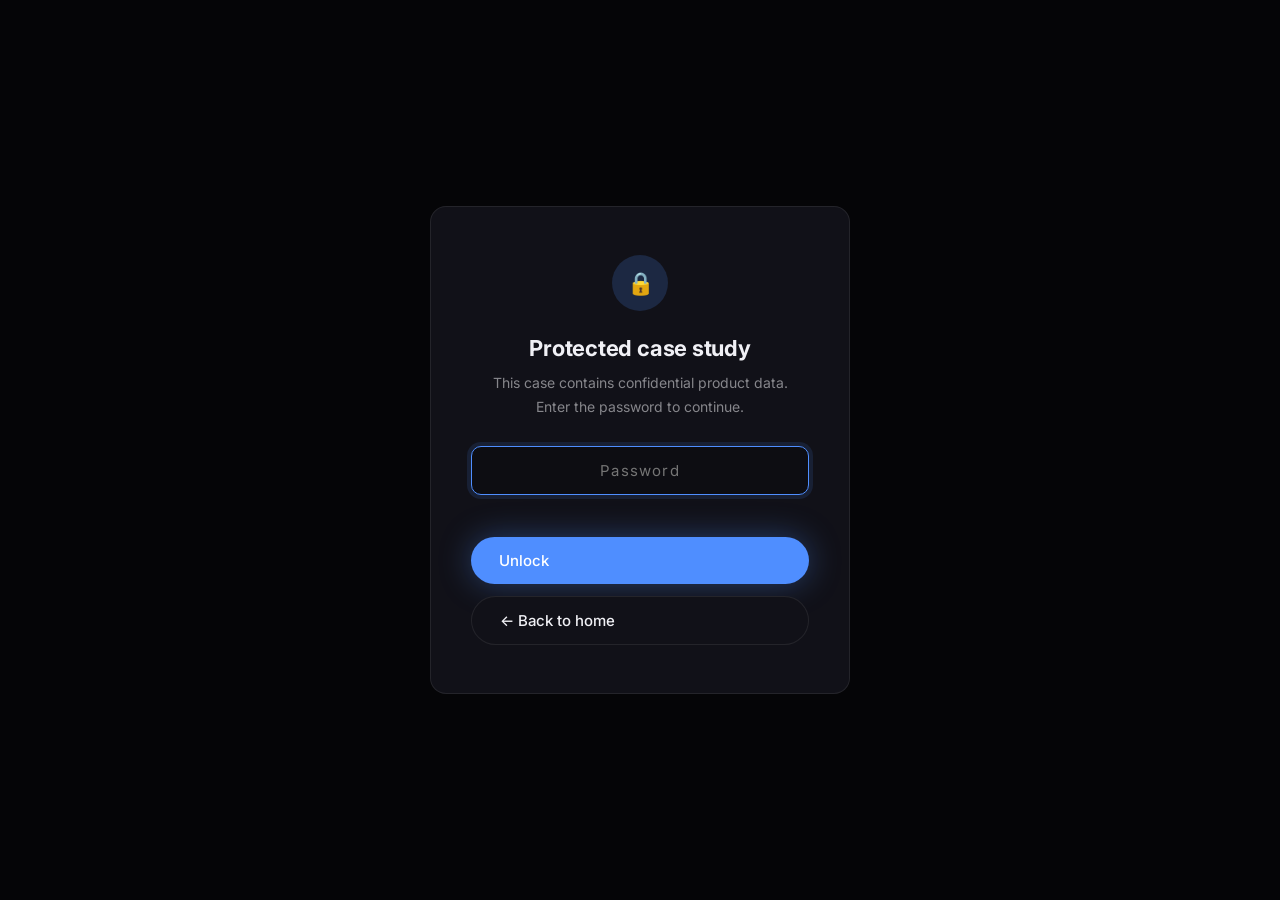
<file: case-ai-ux.html>
<!DOCTYPE html>
<html lang="en">
<head>
  <meta charset="UTF-8" />
  <meta name="viewport" content="width=device-width, initial-scale=1.0" />
  <meta name="robots" content="noindex" />
  <title>AI in the UX Process — Gabriel Novais</title>
  <link rel="preconnect" href="https://fonts.googleapis.com" />
  <link rel="preconnect" href="https://fonts.gstatic.com" crossorigin />
  <link href="https://fonts.googleapis.com/css2?family=Inter:ital,wght@0,300;0,400;0,500;0,600;0,700;1,300;1,400&display=swap" rel="stylesheet" />
  <link rel="stylesheet" href="style.css" />
  <link rel="icon" href="data:image/svg+xml,<svg xmlns=%22http://www.w3.org/2000/svg%22 viewBox=%220 0 100 100%22><rect width=%22100%22 height=%22100%22 rx=%2222%22 fill=%22%23050507%22/><text x=%2250%22 y=%2268%22 font-size=%2248%22 font-family=%22system-ui%22 font-weight=%22700%22 fill=%22%234f8eff%22 text-anchor=%22middle%22>GN</text></svg>" />
</head>
<body>
  <div id="lock" class="lock-wrap">
    <div class="lock-card" id="lockCard">
      <div class="lock-icon">🔒</div>
      <h1>Protected case study</h1>
      <p>This case contains confidential product data.<br />Enter the password to continue.</p>
      <form class="lock-form" id="lockForm">
        <input type="password" class="lock-input" id="lockInput" placeholder="Password" autocomplete="off" autofocus />
        <span class="lock-error" id="lockError"></span>
        <button type="submit" class="btn btn-primary">Unlock</button>
        <a href="index.html" class="btn btn-ghost">← Back to home</a>
      </form>
    </div>
  </div>
  <div id="content"></div>
  <script>
  const PAYLOAD = "LYTImQ5PvX60frh8Yw/MtfTuSxRjMV0FEw2A4fOzFVPGp/hIhd1hNCr+ls8gaUmZErAQCRi/oQ4dMxXtsqJr3t980FRlLWDMqbsqCT9c1iJXwETq53IzNW+WSMkJ6MDaMSxuzbY7yJ5ImhdvTj0+EFgU5mthTAfUm/X5cGMtOCcVK56xvj8exuXJeev0H4Y0hBOs9nkf46HW0aooOZ1td+yJGUY3jOHn8T9Bx5YNPsmN4pJuJsSMEteWJ0QUGDqo5ifC/N+6qcDuPSK6QeUElvQuG06jVu/wD4Wt/7UADg4l8xYvmWxYwzFr8JJB2LBW79Li65nz6d+CEcldztiXa3PA8QjWesEUyV92eXeY0DrBFPy0WyUWD1cjt2CrRUKeJ5oygSwSN4jQ/8kZLgM0A8PfEnKFIVemrB3ZhK5hqVmG8etwriw3RHlvxj7DH2Buv922DvqmTTHL2hnMTFVa3aVRSAsXWoasu5oDgBN2GEe1/8v+G8k2jCCMg+Dl8KGPtkKR6RLyzeXRrE3ebaIVELfirtE8LhFHuN/N5I6/dtIyoyR+BgbT2RiAsSJ88Gy1kUXb+FZuMA51dcTXsTROZ8DMccZsROZQG8QCcql3IZGr4XFn9F8AMe7v5zqii0YYgE4s9d/BskbkTXRjhcDGl0GdayZKlXjlq/4LGUrChrBPhrqeVZLpK+LHONH8ddF+9edZevuz4YVV+A786Fp0JtY7asCUymlcI4tgkYO6w6lV72Fd5QMsBoHdOn3F+9sNKsXf7QnBqdJ3WPuBsWiQV/u6GmoTV2vVcxVe1OvyZmUdAFlJAeEBV8rsN9qNSk/BWH1xhkjNeFfaQkTMDsmnsm3yyWo2QuCD1EWokU167/jtEYTZf97w4yZqTWVYhoBHllRI+Utr3TS9+DrJ0Ta6Ddgv1AyrHOeChfxClHzICEft4VqLXpiO2tVGliWIUmAcHGi97ug4/OLt5F7yxH0JXuIXNPUJ4O7q0/NHEi4Y+V+1vhR5G8BZ7CsuhgDfPGGMoUt5hAlFXB0sbjK5yUYboAp9oCwkUe5ezP1zPDnO6xy+XfkEivqV+sLWgMgJFAKlzXupUsyCrvwXW8+2H/eOeJtKRIO7t1V303PSO091XAfW6bfjwaSM6ZckZqMhWmrmRYs60A/oL1gdT2YgK0mQBiciswecFdmk5U4/IWtltMHHrrO4GOzxn3vhToqbaOIHU+tHi8zy6Ok8vJBkzLJEfQr3/yxM0Czs099uq9TXwIM8zMePjzqUiqARZKZG2BLElN2Doyswns9gilkN93IXJ960vXVVAprpXsgjiqemYI9DYnJ2jP3HJG+Pscp4Zf14W4yOA/ErdHo7Zhfw9HLtxpNDB3ZpkzyL9UNZVniuxK5qy27sflIWSQhNBv8PD2vkLEmVuy1ix49BSewCI0f+g4/VWaD8pA5eS/98HhL6ajk0Ym4y+mnWVEt6jm/vbsJSwrHWvDPnzIP/2eHNyUhWsRY7KmQnp54VzZR/FhVW2x2/5cXdlN5bPSqjMmEaX1/LaJRpQ8kRk7FmMPUYYcvmDzLR67bFdZzUk18dLlJ+rIgI9hx57fPcp6yLfHfxDO/Ou3QxOdVIbWrXphI4EalGeiCzGdKYqGvtx7Xb7aQXmKhMHgRMs2JjheiqW61l1q2urH2sytxLDcI6UNS3PxqYltbqnjvkSwgkh25Oe9tCtrmtcRS/hu9VsTek/BYQnHWPyj0nTP5uRcgKDegDPQdJMfAFH2BqVycarbWKxSOVkRC8BhNh2mHGA4cJ95kXrw/FG+X3wKelevYfAeFm+vsyL9B/Pv4F/nL2k6LyhezOah2O/ETnaqy6qMVfDE68OdlglNn9ppQxMhLJDjf1IeRtK04uLJ8GYpVLwCcZlJiLhzTdbGzp20mH3ha86ZTZhRsQ8veuiGwiHUa6W3thKr3Ewzd7/eTPDRVN3GNDPp4ycT+6HZkV80gldRAnu2mFO/7K8R4ymHhiXr2ej17WEL3xqfCMNDvPMUPA0wb967ckYTHpvr5rwfkplTzs0eNbhuIMLJkFUf3pT7prbTTjFQWQTcDUrwp2Vx/njl5JBnVYy+PTM2f/ieHskdvtJfjUNML4ACll1fRBLca31w9wueBw1VPBHrqjhLSMj2H/NnIVUGW0VNVVSFa1pp/rpvf4VfwKAzieTtg7aAkDxz232vRWi96v7ue32eyOJUUbiAY+3zJ9zQUuwgJvJ3yzXUqtya590XxCVpCUDSlt25xMhxVQ0lDcb49Y8I/9BiXiUZHd0e0ontfq7fkRK3lsthp6Ijf5y6EYG8+9NYKT58hvzEx5nVaz+lsrpkf4jWwSVpbfq5gOetNs4HzASn5XOe9dhxShjS1sLJl/hUVIHjTxXH4IE3/[base64]/SK7rptVrqhQSsjWBuW5pZwoRNuRZhQ1DAnEA4quArSLS++npHQaXUH7L/q2O5/GE8dpQ8eGyNA+IhT5a1aqWfVspxNOAQNfwrOFfh54TJ2ahD8utKOSovU4tnJOk8jTFmTrvHGR0DObS5WGjmgDS72sadRlbC0Ph1zoJ7Dh/AjuEhaZjP6TBhGqlQQq8B0JzhE5fgLyOtrP2Ug/9eOA/GFCCNe9/TOhq47pMx83F7kmpDfK9ad+JPdomyYeP4CxSKIIUqPOknAc7ytwS9EQdfTfXSgvMJaEfKKjxqTThVR5sDA2xYIAlvrr8EvdjlP95Y8+rA3coojx3qfSYZgvzh41lK17rs771ARjk7VTeoRLalxc0NPhJ+eKzAc792qVAC7etC5qbYZ5yyB5wyJhR/bg+VJCR5+nEM0qAJjovCHXJO1twwZJX9O60ajEXu0qaGXtKQLFwTqreGO2v/hceqnzM5iE/HinXjp9exNde/pCoerv45c0dCt8eCIBkMRJDcFVsmZMRzJTMCo2RuvBa37Jgu2FdXGR9IwHFznDDjE0agAr7/MXoavQiUypVyx7EnNpyfu030oC1y+nd8hNUdrSaZhEc0vQo6Sz0FC4IHvCrtHce7w5KpGoQ/G7C38o7j9ErI6ZyAqjCA1jb9nrVf/TnmrW1r+mzI5jCViL9n0JmRZ1FAjpCrw0fU3WNHBnqJAnFbpguxr9DFtxAxWytmLnN+ZcEHmTjZO4uiKixTnpLhmhpi6YT/hcExpTaNXfElHPxGdcAhwAdYD2QoMG2JahatIelJOM88lT2CLxw305uf1k5uNyzSU7WkFL697i4rku+UcsHlpyxh4YnUFqSOzsI3suJAA1aT6YBYpIY92wnyLpojGYsQBNnoPt8gi+1kpJQF4l6z1QqfAXesLnLQJX8I7Yu2d4RV+DwAOZfH56/UIEaPqFFBK0vUtnAtuMXDikc7Y/8E+eMeqeLvs8spK9n7tZ5pmUnyp0jxQ04nmwWJJk+Gq8CXoEI0U0LaQkA3jUJHZxx25Kq4zTel8d3kQIGmYr9XhQe9+kZ2z9cazjVCO9OpmwKJoAB0Ge6DIrEyj6NbC1ZABQXB9nm65ZcTrvO5gn/gDzcsVVMMOcKuCbHtDnzIQ5SILjy1n1YMU+PAkLXzyLNIWtgy7HDrrc2FeuplDnFgKfc6C+W/[base64]/BIrp9ewHwbBAjIaYdkdE7rWrcsIJO4RMiNLwXnQSBBj79s4SWgOZiYz0g369lZpPHLdgBQtsOlwaZ/N7EQ4YO/5M8526EMqZcgVo9N/OMMcxZ6vbQ+6zzpewV8GlwQBOHkJjsieDNckfKF8BAXvzALL2qXQo1XAcpAFz54uLVsi4G79rfmOUoyOzB+xx5fE1zqNoe1Hg/ehSe3PTq7xBw9mGX7WQSLJgosptcR9Ww56V66IPf1bYeH4KYKlpXgRjPo2FE+BHrwWENCzFjFQFqyt6GVnWYNnLHtygwylkmsgNURzS6w2p2DQdWLUhEUoTntqp5skZOeqNOAVO8lggNabDw+KWjxXqxxTLsghVQpAqolyvJXI3lC86snT9roD7mmGBLCAVH/IvMycZVTW4x+o6Bpy3x0TZAE5b1C1jv0rPynj5TznI1Mu2Y+jRsm9I3nSMvV7VD/7lHpt8Z/5Vf3CHnK+nNBC2YSrOdEKf2jciA76RFs+b7ZaJuoGDTeOwbch5CBtgvYQNouy42U5p73RSZ0DRoOLiTlSzQ+Otu34pOWU/gysk0p8p1Kyr3jjWv7bErVgjUiuNZDfgLpazBz6sStdI3Ca3QHPQDYNiE/BGI3P+N8arux5p2WqcgqwhdYyARNDuK0uaLOxspxP5hIu1jbpw6c/3cDojlXFz8h4Z5MDExSr0Op0jERLrBPFdF+qrJ6cNNOAugTjQyfVXrN+Al7YWbDgty6DjhXCy3jmCBr6RZMpryBqKJcF9QWvN9npNHcLrxEtmyPd58ObbNUyyNus2MtUENto9l9VPeE2JgfZvYFaT3BoP7FZ2Q8Uw0KU/tiDX5+/DEpemro502L7JuH1qRAbBgAPY67Lqe7aoNFp5avPV9EDSrh+RxmIw1wwhJ459ulAvr8kqWFtdLStjCTRT1ZzK/+zWenh6djYur3mq/ZEG8zFoWLzVVqFgLUHEZlC6f4rJ2iMQklHFhVjGgerOMS0TJYe3VG+YVXgunas0/AmB+Dm74f+6isCCpOnmtPg7jtp0Crw5zhH6q5jmCxR8n9UA/3OA/WRWAB3BElcKfyx0hw1FaOUc086buZ94sFtuduNO7KUSX0xbelUG43VxwudtnybvYY4Kn+pMsbsDqjCp5/Lc1/SQtH4hyt7d0NwbipHF1mFQoUF/FYIvZF8bSq8M7LlnhPBySFsMdHzzxrIYU09gM4kVXojj8nf2COOIETxnBfauQJSEiIyMViQVzm3FbQzYYH7zrQUvAWlcS3+0g0D4bcB7aggVsYKr0m2EdInWdYebEXmp5ccYxGf8B2VtspaJqQS2wfWeZhVOX5w/qJVh8Tf7TT0n2G+UgJ8WfSuPredMFgRqoxz06q8klxbW25NW2fRTjgmkZmmw/V2SCxYCrcd3Af23CRUOBMJ/oJYb/[base64]/It5SBv5fbJZ72GRIWyg++txYhTrQ8GE9j5eX6iAtOZMeEepVAf/vTjSWfF0SttILpqfbPSOfCUmfFmoUy8OSF5SkZEqnAJOc68uhKsOay6LeGUGIfHOeMz3UpWsDp9zJw+QFMocc1l8n0TEZw8eYCXCxSQTcwPxfr3cajU12x+xCX/UUjZlXLXii6EqASuEGUPJVEwZX19uplMkw5svzhNbvh+PT8daQbtrVUZ59FUQ1MNm9J7mBwRUW60HOobUZdnwltUYS8ljmuq2uG5LAfk1Ck9ByEi2INd8gzjZwUMfzp3G3TbwWfIn8j9WdDkL5zFQOPo/LTuyy77EOgSobagnpSYAwiKDseHkp2QnUwTvwgNmv1m5rx/CIOpZtJm2ESynIm0VoCiblTRAn0bWvRHgT8m6aIXAxH/HtQ25OCJeIdvFIO8H4nMWCm1nk8yljgfVll6pGdaj4+F/EnQjmdFUM8S+BzaL2dDs6/UByp6O20TjGoeiXPpiP3/3n+oQoNFkkpoAq/PqjO7bF5jSYQIXMIxmZhf9Meqzp2zz5a2GGM151/pi1fyDopB2GNaJUBbpuReCGvLWWvAxpzcwAuJoPKz67xnB6qiQ5GnDDdTBBPjIazFaDfZuylG0infOjlcqdRnwOci/BqstwDgYDeRspPVXq9xNJokww7ehwxM81t42mTt957V/1QOj9QbZcE7qy3881BKgJDqsVR4oFsQV2JsPIQKsnaJ5rt/n05Pqf1gCNtCACdXB4Iuovbn0CpzGsd+cW2BGOfdFkvbTtEdCvqQEwhpKXeiBpGHPILgbCLudjHJ9+8+/qmI7D9gRFKUQpEn2qFhWzFEjsnBg+PjU/rYvkDRD2WeTeLmAj42odFKcUPQaYmNfrIbzkgDMajVCNFythDpTd/lHIZyfmUNvr3dqlXDo9ZRouIYqS02eafD+fTIrQmrhJSuorQt0IHGOMqQy7z1JnTZ53VTbIHZ+/qKDyPDciEbtmdwnoSR87M2Wme//wcofmH7wvLFzw8uUzq7ONtGhzSi5izIgzolCD+YqgS2+TnhLBEAMDZGR+FSR0TZwKBx0m1Y0fomYjyjE+FCk7EbZHhAFpk89So+Ji1t6SOg8rQoE6mhhWojtivx/[base64]/zlQ1k6AELwR46z76ek4NKr5OFjpUVyzs49aNdGmRXwJj7rDcLLHVb201dvYaHCMtTOfI1WdRrk/eh0V41BCFCDxuX6DDKaeFaiDCktnzLYhnwaq94gy6ogORBah9CYR0LJDR1xf83RwG3Q0n6ZdV9neyPs9zB4L3UFT0kDB0l+v+35iJ8j3ZQsEGr1VmG/iQd5fQw4OerV64ORdrQasvmm3KwNurvrNtGqGSlkYCPchSa6HKx3vrBUBfgrO08FfTsZTEFLdE4owg473cwibsB/[base64]/+XNTLExuopBEpEOtCrSfIT5nVXXp5QYYW58zB1tsdzSpXI84OAvv/[base64]/hZsDWlk2tJV03mF0y7UKq+w1hplrYkrVImAZXEIRN72mXaI7NPwWSsEzq7ryeXthaq/riuV5ZLzNpC+Rqs4JE45WdGWfLlop9fVi62JejNv+JyDTgxrMN9rfj89K++BvVzf7TRK4l3H+d6QizSnwu4e4fdyiSKiCVYA9BQd8BdoXyLFguIQcOU+fMkql34SfKDeOTyPk4LmewjhtDPHR9b/h7vXViRS2UTpDcFL/2YsETw91g/OzzGo7ckkXWWvQxPdkuLTQP4I4LoZ12jf1u16tN7eGIBSsxre9jezs1tuf2buxqxNyeCuzygoNLKIH8exhLFLjAfU9cXZg3CzkAgApNfgAkELKPgNo7H6jVvy7CDjZ0ShHCJnyke4qeVMRTKupjkDeV0NOl5tAL4ytOnM7bvlKbKV/kKnGzmExQI7jYOIxDsC9pi31oQ6szpVmbCac0tVS0IqdypCfrj/uhDqRCrL6YdCh10Tvir0My82KYnPaIJZjud7zID8tr/LR9/Df7Iuit2GWagsNqmqfVwdEaS2Su+mVJBIG5hzeuD55uXdzCrgtoM+6VXKKxOP+OoncC6xa5zLn0ZmgWSitiYIRPHjvqTjT7eqNbOT/AjhZqA3OouE+3UjFDg1N6WceqPuNVQmDjNO8NSsXCkvn8FIS0+T2B0GBnHA3F8jHxaRxPrTKg8LMHaVWPXTezJWBKt4R9PAhjT1UpW73oTJE7S7cN0w9Ts5y0+OyTIPJRW+Sjv4pdsFjUpYNz2f3kJBeUtd5al37xFIdYb1tV1iAFdEKOXxjCIx/X1Hwh2p/BHFlbtCAhSI+Bg+ooUPUtgWUIzLBq64+bn8sYN3kUqUDAkMBa+Y9fSAUaHrY5CQiMBZbW9tVA2VCvkT2cRwVHhVdItHVAHI0s4bx5JVsswjp1pjjSVB8IXUzPtzKrHgp831WURYEk4YwyHZLeVV7Aj3tQURqyme54zKARbNmMMjfatQPbjPQZ+V3jlE0AAbNT/6Bkc4zxumCy5lflFHCFGWyt0QluZOmRzCBNrFbNdb9A07/8xJB+RROWsEzHyBT2NkPa6yXGvAWkojXpugYuIZ+SD8qR6L7Bctq4E6vqX1Ralj8zCaef5DWtkMYauvd5TVOYqWL2W5275m7xbvBtI+/SMyeC5pawulfVRBReGOq8K88apjqk0+2FPyeIok4BLtEIXsNm4TMaO0p1nqft9jWhEFBNQJiV7YYENVqA02VV5Q75xOPuiAVswxkNyAbxtICvPO4H93sXweiuxKeFpCyUEpkjJOiH2vM2ZSuuGedC09yscXpypbTQEov7uEOhCdzJ6neR9vvMEqn/VttUlW++rNran14SGBcsr41+vBYRlb+jsz+GA9JJERlJ3nzKDswmWRK+uLDfCzQekB2UqDvnErbjKvDR15TwAm4GBVRMO1zmHm/bAmb28WjELNwcy4YTl7FJykW6rd/6nNBmsCcT77Goiso1oB8cEBjHOZwi2lKn1FWHvcCxExKtmRcl4tA48OBGfu/DRjxY+BS7aoulwvV2ghm2hED4BRuTafIRLegJtk2CecourQ/x8Ryj65yV3AxoEb/4oGcwK1zGCD3KYeT7EZg7ubpVbGGIOKwcUG58sldYRwJS9DeAq7yZmGT9CAzMKDA55Y/8G+zbrCL37k8QKFzOLGgKbY6RCSagDj/R1Utuv7kb1JnZnszu4j8CLGECfn+4Yef0k3n7F0eZeJ+msTvrV4Qvn9yWAaTIfjlWqxE8oJ2auM3z1qnHpJtzuqnR9HhFhelsly0xpnADDKa53otTgT+pe9EJjZUeAeltRtgcrf6udFV8fYEhk8XoeJ4FtphVeoOo9oKhFKk2lvWARBjSfdSIqR/3Jl2DPscMfA+Vqp/nYZcV/TC8kyhY5zSSr2eyZVLkEk20sYbH6U6pBSjMuE3OGis3AepWKrJMP/HxL5zNB2F4DcGZKWr3Yk2NotLKqy6sJ0BX9G6KfQ7E/+tzPLB3HxVlAVxMoPGhCm7uJBfVXx1dR4pB79TqZNfe06m23fIhJcT3dJc5DwQdwvfu3mmguBnZK3PJOWEcMb5mpkYur7LMd6aa/[base64]/vjT98AX+mG1FJL+kIcoemqs+zYhc52FP6YnKWq49N/DNa62BnCqVxkSWGtBmVPKOisyz4z9qVd3v4j6yIzkfo1ww0Aj7z4hwHi8mwTeRheonc76nxoyFQGGdmPJYZUfB1wipKWKKTgJrdNrgUl1Qr2jfluGOwb8FXT5ULINHJPL6CaE4Pg9dsDKsAccsnC3/ar7NPWYh3FUQIbWMRkzAIZsYwRKHZgNihqgHdm2o0FZzqGcIiI2ccEaLgbBG4g2D9spWgsX8r9EWKztvD8C7nFsxAe+Es1ifcQFrloDTVDb/6pEQOZ7z/oBq3eF0w6H8kxQQaNK++VQZfa6HK/n9+AK/Z2jPA5ZeTyyQQGI3Q/dgZE72qfrWWF345MCwKTMfFnirR2c0r4pxwKHsQXxKFJg8TLlPCR4OdWBC44ZesVra4uOvzzaG6wuEIdBw5bCfV4Pfp3+vo2nebkkx6tEBjHXYriDru17YhD9EaKvbnQbF3aOfUzbWK/PgxB0sD2nnWd6/pr0Ul61cy1n41tViwqfmCDnPkB7NfR8z4AVju+VvddT/n5sdRaOLHFXO2yAoIf15sk9e0tVgAqbou4uBwBOJ9fWevzMjWoQlgNw+myRT3wREzd/B+Zc7nt5xAcU/[base64]/O6lcWDVBrkKC01C11QxoLQPbh0FgcNQ5dCOYDRugO44KWUvNhCmTkYPqULZLJ04ZjBFK3LWO6+q9J4CZv8jVNZSM7jQ0QLZ9ddk26oSxwGdC65awkW0HA/mPo6m9y3NCSiL4kW830KNarZfHDzytbw3dt5xDRCJMGVBwzfvf7hxHXaXStLiuk8Bm/D1MTgcqkRjwVkvC8PdJ8GTs+6lGg8JJri/sMIe47Cg6pQhlWRqcpCbWOHCXLL6eP9jVRkOGIKWviUqemirMc1bPsw1rickkV7kligp/Bp+ml8Mhgr9CF9lLKhcDXON8lL3OcgogHpyoqAdQkQ5x4eM+u/WTcxvWTJmpkI+XJmSllLivH2jjqqUhL+uq13TRxEcanHVmWHLNqilhp5kRV7Yh9/ogB0sy+rE+K0rG1Xt2uHCcdxA2T48COivW4dg9bMs/eIWArn95511LxumO8SDv4nCpGXM+GEW705fYftRsPbR6XRhoHzxDej0nLxEZ6CzEGeFkRg0dVqpiNDqDD8G8hFPiB4gHsslZLvbzXbgYTWU5hKHMlqeR2mZBHx7UBc865LAv8wmKg6kcW9MimGMKbXazs7VWsOeWBkQNj/ChvfjqGuzRZvrdlnw9NYTq07JKdqm4DglHjuyku2pCRUYSYzR3WxNWATxYlicFmz95z/O8Ic+ar4TBHp24oIfdZ6BTJV/nZHjgx+tjtf+2mHSAs2X/7vqEMr0eseUZcocb6PAsJ2Wz4QxBAHfRwDudwiflZzUE7ckClzq2JeKUl69gq1VUz22QoGnPqjXpEnZbM4dN0k8HzTeVVfxWezNM0b6LdlGhBry8hoUmLWNi+lgRe/[base64]/bNn7dN4pkZ1ij66QeHbd4NwhciYi7c/6eHUbknfxNTiIzbUIajZZtc11/XCBRaeXiFOCGgM6bHcpsW3aQT/qFpKcncTbcUccyOQesWMn+ilAURuWdqMaKc75X3LYu9BrdOD4tiDfVXgFbYCb3rQjzC+Xae80sTA3HOLwm0CguBgg9KrvbExNmTGP38meBS28LB12omXf+5RMam6Z9mFF5r0r2eLc0EhVbk1TCQmC8M62P4b4hAAxV1ahyBFKGC9/W52l5bRfzqX6FAIgttDQTPiVf7VxdIqILH7DzDVSLcvwkebJThoDYWM/[base64]/Vi1kv4QOP8eRAku8CMWXBmxFzmlFZDuuJ1ptUQt/ERWUfC18bsIKuYjxUR8Oa+srg/znC4dqlZw5vduTYy9Fq1FOL4SKEsLIB0G929BrIu3wtQe3F3TxHcoORXVop5rge+TleOKp016kbbTrcRuD1ZzRaavefb8eFAJahbsYpYz6vbyrXeHG9a4/2ycmKXAqzKxhXt9dtZXWAllTYDpfDZlvtv7BhNty2ecSTQzKtIznoab1k5QzLmWRmRqts+6bPfwlGEDoQ4OSf9TtiQqp219o6n3UQYLxJI2YnZEPE9hMIJQSE1cWsq7QN33inIHabRaXqU/q64adDTA3bIwtAKqFTDSIET4WAniW6Fpc1D153jRmhMEma6vUUQUcbfyvHZR4xC1tMHJW8gK7dguQa0dhmDVv7s6xTMYQfwOklDCgLtLYdxpwm/uEC9Jk942KvFyIucxzEXIu1K3fgQSy6Lqi34srphndLrmiEFTxAz+pp5gOMRn9TdI8IPLebRgnpe+Rtz7P3vAdwQ14G0cUnqMnG6EBbd9GMxQ1el15ip2K6gxZ/[base64]/ukoKJyMFBXioCM3GCNlyGDJiyTiy/WaeE2TTU6BszYwWNrdlGoppdkkHiUtZe9NTdhWnHcELrz5AW3JDq5R5VhCYZkOTRzzsdG/VhdO+CWUkCW7/T3CqRL+8LzK8ac1cfS20+qEeTxpqtGVojpDayrOHcd4N5O3mdlHcL6q5inN/e7hlq14US2/nh69wMvlGac2sLP/WvF5eKKjJNX4oBzaf9P8TFpulSbqnbRbEH+mH1fzpH7Hv4pybMIql+L6KW2pkKHMXRH1WpQ+zCISpVHOO+KrQdn9FJoM8Z2IP0McxGRbxrpDMBz+OV0pXBkX1pLM1vvH+zJyCskFIH0iDCdM2mNEA0b+f2vTiNJxIq7E4xR+4ZWMPM7S8MtnLL7OzMbmx2/WVjUpDBNC+hzWoxoX/aRSI0Wh/1YjQzbwxHwLQ84RTz/AegDKPPaQEldk7ZdwMXbSgm/z2NmHNgQkSQq7uqTDcGzBuU0BhrFO1mfSUM7HudlWvxpELJhvFmkJ/mg2fExoHDadndHgA8/PgrFTrnj4JDFF0MS7w96uhXpo8/yyURB0elOLkiVpK9IY6BSaKQimxnEzso9ItSMh6s+JQZQG2FSMfV4OB47OzbfXfPvpHV20moYAN9jKW/kCgSMUFbxM+bGvDpv5d6V4gx/ocvE3CPZZBTsUadVfdx4FihnfrwFSFqxbjGVkt+myeuKH64f15lkXxTd45hJ+ive1ONWvMPIKkwh0nRykwhNlgK4OaKOtNACBEfvcZtK4t0Hrjsp+xkvp7f3ct2ljGX1obkMOoxgPwLqngmchWc+4hHANNp108YO96Pi/UiPr1cAviz1jDwFrrJY2cU8KjX5mqVkb61MhriCBe+nQAt48fBO+qU6U/Nc6LUhe65gdJQCg4A4J8hfkxBzJxaEMtg0cTJuoGedEZSDpzSbBb8krU939VLzDOPyRro1QTEQbbngZ1KXg75Qn/faqjkwHQ8qg0yOfGTN21Ohpfx00T0cHU92Cb8U7K25/+fu7vhLY6xo6g+5OBu1uy4+2I17zTmqVwd3ie4BwRakQTLE/kb03talpek3zNBgcJNqO+gNpqhcBh+PaUIpjO0YrSWy0CwQihhSLEKv9zZo4XehNY1usH7osPqDGLbmjbN6Iqnq+8Fpunlae0/QfclzhnYLC8f61ySfxm8UJJodiArOeG/z21WizTd8PPQocqjBslAMC0foX4hW+pFcefb2tRyqmNf3d0BA8XZrvgjdh7NdlVjoD6crsKPckKQqVxgdoBOCKXgg6wH+IGNctMuNdIfCyJkr1xtR2k8/cE3L+7qiGz6XbaK6o9HpCv1c2Oi8qYoQ03SVLJIP8o3tVa7oU/k8DGphQAGh/gj2qxqIRW3dgIOc6kHqpJ3hg1evUi79ViUb1m1nqgv85uMLnErJEjaDkg1/fPKC+g+5JvG+7NABEh9tzGj33+O2EkHq3+bMykPOHIpLpVOL+7aCYRvKVgvFegl5bIqNZE9tml9TXiHue5om7HH8bF8sjx+CAi42KhrCAenjWeeZ1VXTp2+hi7OWze6FNAPPGxXWXLgz/rAC/QIINBfBuwVyRdwPRzjdf0PVYcL160tQEBMV96LmRPavHHP70Fia7e0BSAQInVQA2p9T9za5yc0vI8Q2R5jF8ux3BvxjuYVDtXKsxA3VCg8WLLWKs6x1heNqvvtI8qtxcmv9V6DBIeiRBGo9GUvQKfpXmCklRIy+lnkVM7Zgo9iStlju/zaAZOBsx4a8B6NCUYIDmHXoGNG3lsZwntH9dMKNxE2Ocyur3vazlPSuZtLwQv0iE+JNKiDT70OotuPNfvpaG4AeOXBcILLdOix5gwt+mePVMMqRk9Di2sOROwI1ck6FMj/fxyrCasAcbn+/[base64]/48u260ZMKV/qEKqstqpkh1nyftjS9gNNlwYNuLkIVerxF4fzOEgq5iaIzde9N1Bi9a+7+ZrZqg1+wEkqjBwybWTlKkoY5WEFAsNiYWzANwdow4xzXdv8R7DwOsbd03JK38CIaAm7pue6EStq7MKJWrCbAQyDvVX96Lv2JdggsklbywOEJbXVu3JT0eEqkNTMMpcNWZhG/yGioEK765K8P8vKfB5v3y34PojHcXEo1Otx6fUtOgJmZGaXesRjjMnD2zoq8TWbmlLsG40GVRHKtNxKuTjuuWKNi/p0Clk7/H28kwiMRg6hdk5HUHl2S+v9gI9+9l4fYND2MsRasaVDRhQD3pWnDdY23YZsm7Brutv1MtnCHI7AOhZSE/nAdnLRSr2n/MXYnBGJNddS0hiwWC2qmqZtsu9Y+hcS4/wIDcEzTiqpr2JnY8i0NcnI4vg9OTFkd6u2JmLHQo0U8Rt7KEREEbXhjMHJFs4BVJw/9ZuyAAx0NmIOR2w47Xzk2rKKF+IxiKiDXT97BO+vGfRQhdgKuyewjCiosWq27tDvMKU3lmNC/UG2+/xgQ6gnpQJ3WxYB08PxwSB+sXqsXmHlm13LT6JejuTMbW4TvKo+ulaVCparRDe/osQ2U511JhrS23j2Uz9zMqnfnqmaIMVIxgIuZwDfZsAWnPOJsxTXZ8GZTD8ay533S1RYCC0F4NQND/L7RTc/zIvOp/ickiAy3V6vclea9z/evCuwqoR8PFpJdkcMFuvV/9NMZUkK2PseGzI7BDgRbitiQLz8lZwyzddZSvB3cmWDPjfRlqGLYDBuubxcl2SuWzeaYDNFIuOzvOHinFpMKQ9pB/uPp6vAZKN/[base64]/MJwmG1ykgbwHX7V/a0SV9qawadOmChJY0zEc1mfhLQRGzDDRKUSCNiu+vCHB1dZCm9a56W49L84rjxSBd2ijhcI5Tq1nrKcKoIScZGT0YpQltz27LeCZdF761PiYNzdZiLqhl3QyutvQ9Z/2OlpyF14f5WfiVfChGSETELDMVFKExksqpoCQDv+Fr/IRAWCbnutpmv7rPTu9N19mCPVtwUDLF0RFitxDf/yGuQLnEvRXASNOcZ7C4TbClgdF9Sar5qac3XKoVyRyKQ/5QdVO4QLtSalSz+wmZ7CA+y7YGEiCbhQuwJcxMwYL6tu8bga4/8PkXuufjqA1rfWdwCyPl5ewwgs3yKsEh1iSCfLmHz8vOuZygk+L84iEnwChSoSZq3kK+37d12/9Xh6sJZcL2IUyqL4yTRJLj+wVgd5W9psWHdZZVSJpZ7/qqo+Je2X729P4SlN1AATJ8XO0Uye37O9heRMNDAt25Wfdgr5CNY56DERCQ4vGFTW0CJe04klvy6NEV69c9suPi1W/6vpvG2EOt64y7XElVahTuDOeT2WBp4hXeKg1kZ+NZ6YlAuX5I2g0yCbAnfOX8hnP4fLwycwiSl/ABkXPizAQqesoVPHVBb0DsA9wRqLcTLBOEWgm0CmkWvjfhpqpKEnCqS9f8qZzGknGMgEepqPJAdVkGkLLWOXXS/9V9R9QK86m2zNBDpcq0KT1BLqjFgrjNvYKpu00G6UtjVTLaqtuB/AVb0tYLHkeTgpZoUQBQKLIWHnNGp8yy2R4Xh0HzEcnanhnSMQkl7ROrQqHfb8PQEGxsDRdrApbxT0cBtV1JT03mOPQFCsbxypUnGSYJCVO50uEpVMXOuuRu2UYZzr16Gjpw+88S4RtK+Tmw6q1QbbKMjZviwydgEMoWm8D3M7DMqUVxOT3P1GHLx5w/aaeJ0Y3s5aAy9B0YgS+nhPy45y1E2FXBuuVj8/29uYQ/nFQm2G/PBER4aFnybQFFlgCdznz/ocW19P335rxN+v5SlvqXfAK+JXqumEuYwXfy0lXoa67KzxxAOiHBDAHbRwMARvIbT5CSEILHfpPkoBvH2bsKShuVk4anEFX0hA0eByLQsON/R/TtH5zGQ5gxWorv9ccqqKMumQSoUWi27veq2GAT85/9fb+tZAlhZ5bsxKnHO8u0R2cHK0agEqVG/jj5FZblHoBPqkydsVEKu+NIi9/4WGT9OLUZ3oHZgNhgQFhUx1xte51y86V0gVKS/LRf48CdGkhHHSDrwOsntyYTOkkYvOvZ8mPJDJs1qXmO4v7aJ5Gqo8cPZxGcQJ7On7xBr14llpA1nXIXtn3mpfpafkwNfMVVTDUahXqWnqbJzcrTpaGMPAY95DIWEvhAI4m0C1TPZKk6cGHEu4SVDNF43HWGjqM82YQ4X8NZku/QZ8kNo0E0rnQLG3o/TbgIdr8nKHNkbdKHLriO40sVNKeExTaVS0ecd1EARjSun6BLmm2uZ30U/fKkK43zGxP65Rdup5AV5DGf7eKrjTUGyM/7aEunbgghIrbfK2S57+dtVMWrpORPoflDSBAQrJLji43glaD6LDvzYFVKuW+4OLUnx0Sgmn34/YuJMvAjpIP3V74Zc0eqqz3UPa06XJJggDuMgKX/lh9wRtiHy44JmDhwag7+MLd64Z+rW78wRHxoPQAiN0pZCjt7Xb7cj27xs9o+WVedSWSoRzWWLj+2lUqBmy7rtAjQd2M95X9E7jCCpi/EZRQuzukpRVjQsAG8TQs5oYa/TbngDJ/+1w72ukOOr3nsAMH00Bk9U+EDcxdMvlp1hMiY0uIiJG0Dp0w/x0YAu3/WMqNVYTBsGUPEUXML2Nm1fB1bq/[base64]/wVt1shEGWiE8KXKQc4yaheFcZsxbUGY8+xWT20mDIzylNWSZujtrXfQ7pQQZUGOMKWUV8Mb9E24FPBH7dWaE3Gz+KtkCASOw4zruCW91TiMh2y1j/NEHbJJs1s8TNePIqhqz7pyEQeyE7xTFUo8c2BuDvvEc6b3I1YSPM1xI9W0tLv5JshImfDEGKmBWSItBkqqjFLuCQa+u7s3EkXooXFRIaCrtd7ACRQEpAmzB/glCqjaNMuX3+ep+Nk8bzlHF5TGpy1zSzClSAjYTx0KJfRN3R1D15MghOwlyPnkBttWGa0dcah1uppXDoUieAyt1SMK6FPGR5FblYT04OW0l8DqYfaLdhVELMfj0SJuR4aNim3VuVKGV914rvIOYjqQjgkK1Sbv/6Fc3VZykosXWvwXEA7oObCmTcVusZLcAJFZgDzgelLaasFCEkx4Fx/TXXIbzAwg1SkBIioEHxkfQ1FPr7sk2HVOqGU6WfYRFXVWtMOgo1/Ci1PW1hkqJJDIF8ByFaKA9YpqsU2sU0H7wM5XHCYeyqL1a8E94gv+pPa/I67brkNiwCbAxy/+waB8yF3dDoTdmyWBYMqSLy9fh1soV+EIq2U0tOGdCWj8RCKSzAL5ut98U6q3SDpI1J+vR5/e6J30lsIr6kBY3x18RRhGUdSc70Np/SBCCMiiVy3GWedZ+YHEVFogyvg8cSRC9/+dxVx2jEFGgUbYOc+fVMbCW7wdC0145TutZIkjqwOkJn2Ou47fY7CMY0zJnPvG7T4py5xlFEHDg4gNGue+cc/OmOQv68oX7DJJC1zoqutlSXAI2pg1fJR7O7WynE2FpFu+dcOQJPUMhj0SpJ9e55lkGoW7D9+lF41J1UKRUhk217Ir7xQymU7ltj9L6OLmMvl02HzLhDTJx/RK0lCruztv/q8jOQ3j9uQunx47ed97/HikG9RRQhQgDWBNL/[base64]/so8m7AArD7I4Cp0szg9L7e4iXCPHDh7hoth5TKbWvNmMTYQVzIrFUj8UYF3F4qtSsgT3YOMvD1b9udY5jzG/ZTzOwE61EJUU00ca8Xxzy8WLHmMbsqn35cnxMmd8r3VH4z4AuhrsBeLKi4sqGiyVT4xLI0rAgo5b0QL+1J0s0dlkfB2p1ylw5z0BKdcLBxqh9xrjUqKrrnqEJwAF6Otbv5xIEyuV4GSRHV3oYcqyz1cRVI3YY2zP1RS6KPCsZwrLxQhuO8tsfci7M6vWWny/j4WIHMHmMc3zocXE8xgztw9AEiX3v4LabL1Wpw+PpzB+xNf0jp9FtXvP8SY4QtanbBGbnKFihrpaA6U9f/WxbsNGBBKqAvQp+DL3vZ7Cm8L81uWUs61jfe3TNPYphTVRYAM8dD7bhOkY2pTwD4XQM8iuthonTBEfojIpYw3eWbSBIUYRs1+66txndXjGzRIJzJ4HIwUQqAO7jKa4e2wYQ2flqy2tiRCHAntC/zK9kAYZbHBN08/FAQy45PivTqyw6Os5OFyQQNj0nG9WLxBnTE2zRo88Jf9tsmOYvUJhyHqMpRAbgNdchWVPZZdn4KodCgsHnDSX0WiRgXtXQTOjgB0woBGZAhwOVELmmyy0ib96OAL7m36OnKeQOSQIz/TPZrwbYXgr94Omg9/UXd07H1FE+jdXG9GPPwHEXXIyo90mwBP8j4CdsnfBeJaTKV+OCTv2Swie/8BjcuY9TnT+MnRmRUzX3RGGmSzCqH3l8W5j6uayUTIeJw/CTq9ZNPOeKVRuWhqVe+8/QYmecAT2orWBMhSC7wRq+1BNLaVhNHr7zGQU9SB88puEzz8QEEdZdE8X3lCTE+iJ5xAA7CrXnrK5nN5npExMuLwWaRHkDN++euiiR/ngLNagpHWVoIRfbI5fGwf/v+mE+bY+LQre8QHH2DvlrXIJIy76EpnBtTDZd5TruZZuNETp5IzQqAXBQzz0G97joMct7Iz8TeASLi+9/faJsuZQAyrBWl+j/2wFaKm4m7ASxbbh/kl5KGW0CDKAK+V4ZpDSCFdSgWYy6T18xSblNzfTYk2dRxw1+q54qnz2N+21zu6ci5hvs123HMbKuyoaWi4PTrzTKfV5TYxwCE93V0zDvf2cEW5/g+SUpKyNY5h3pnkliRj+A0+U0QwY3y6GQ+YaRiKWIQPjoRA7meYIpnCF2zcIFOKKquVK/rygvCZT3itPoWuH8f6P+WudxKPkIb0iuYjJF4IgpgUTuGedV1nS3YuLzk5qXSV7QLt3f2IkGwbK3kIh0MQDSLYqwletO/zv88vG+xlIrF/pnTuhT4THTtzRkSlzNvtg7bafZ6LuZ0AHoIIRltk0L7ziVOMcgIJ4aHH+Xhf5+87cRO8XAlc+x1y+BkuFeLVw8sQrMF3aI+QNhBMjdwTnmM5p+T0K04FVPWX0oSRikWmp5maWJWABkog682c2did1KeX3QS31lfBqMbZ86uFk4UwvauMLp9oSH0czozP1hQWq0/nFpMSmqcTX/TesodTnTSDtc9C296J7AEJfv8816Lahthp06dQ7zXvgWkbe7o5U7qgOQzeiU5XxmX4p8J9KE0tFvDTKAWWl4midETiag1WNuCxIGZHIKmkbravw3o1wM6wgmsYN/zhjhwhfrSq82YOs9FUYet/iyZMySX9laomd7+jag0JxLUT0bNFOEI0wAbDtm4OKiTilwcLkmH+pHdAenY37pFLYVB64sHsM6aqtwdCM0/+hcXzv/ZY1jYbPzyEv7S5ZagNvFG1rDjCG/a6R5tCwSsBgZc8/RQ+oQcEmfqO0o6egFAZxRxa/W7PC+U/cLnlcddvzNqyZyBV3Lbxu1qC4PrlsQhDR0UqOdxGeMJjveztZiEhua9JDbHOG8jFYLTl26+g5G4GSY2+uOIUZ8MwdmS2Ofy2km8hXqwAoIzgagcgbJPkC0eQDzAGSCZMh7nvXhzvXFu9Yge0L0rUN2ZnhseSY5n1AVvNrilWuxZuIsOoMs5F2SAIp4QFB40CyWndH/1dgAxudoq1tKX3aSKjXnM9vIL0zSwrnDuKWOZ4e5H/NrQYQrjn4lKFKtXBDQEt4KkUCFzyMAk2348V3UAeOkCDRSSwiMFaVU5bdj37x5ThmJ+4e4POSt5cIHgWbi6eN3H6YYjPn5PxOKX3W94K5iFOr/rRxeaH68zSbA5LVoygNVOjQxELgqIKoFuRPsVu9Pq2GA3Not8EusuDe1FXXt5m/oco8MTktSzAdEbEFZ/w2hbLhu4ZeqyH123shWHeL1c76YZqB2/SZOFAKlQw/YzsLgw3meQuU2OZQq75YM+UuNzOdTYAlkbhZHsAQ2nSfs13eoFopf1oUjHkcOODYL64qask66WI6lUet8W+g9eRhpjg4qWR7pRb/YbDGalUS4n/+PJzGoXk14QlMF+ACLkR96U/oLO0wNNY/XRmwasgXFx7+Ecak3rsEt0ioUMbIUVPkmxIVdfNNpJ9/I3aQJ3elU+yycCAItubVKouUmhL25zerdVqdKQTpYOZrFg9IW+UxSqb9Az0l7VYihScyjvsLwoKgPw7Tgv537nBPBQQqIJdhN1h1qJ1dB86J+AuYLxiiYbG5oNg/4jLjkAZT+5nvKdbUTPFPVWgTGJteJtNp9819JsDLv454Dz+FjKKSaOlDDQuYRIc53LB+GN+RbINLnr+jD9bpMngw1sMRojycmpoe4IjBdkPjsblSSF39u4EGVYIfI3NZcGdEbDRFk8b/KZxqPM4lSG4MzJOScge3t14eDaPncE/ejytkyAQu3tsmk1eE8sRZOJXD2chl/iELJOi7MKVBdO+vlsbZKaI4lrYaqBQRGXYPir2hT7oMYTQ3zvBhauZjx9aoirGPUIa/MAwPwkTGMPK78P+4Jl0mDKaeNo0ISeu+M+qbP6068spiPwHGFxW2A3ZG8NpPMto8eAsATliMdndYB5ZBr3me7QoKCkTHJBiVHlT9AmTRuNscJqhqihHrW2IyT2S+BuRHaJAc0OCYR4/Pc4ncb9ovm4pWw+zcgIiH3WCDUSBNdVY4S7Ge4AQVH5HEk2kJo+K0u8Z0kmuSrhHg/pvg/4vzGQxbcremQdoHvvXwE1Wxy1T+zIbfPjUwsgH2ig9bgLMp6IcNjbCLBPo4mMfPb6eRhP0669Lz+bUmYTC9LXvSXihIyiCi26jD87Smm8y78uCGTuMCQLlv1AB6hlF8ZbVCiqkaTZcq4HieMBj0ExNcIgyWt5geERctEK70mlTMAGhnPfrU2525B6i7cISgyxg5K7z/KLPfrhH3/Q62Tvt8zgcFjGZwYZimo7sj2TlM4YoPEepPlF3IqAJfxNG3nJHPSf/[base64]/7jZ2/kmaNjC/tUv/[base64]/4DYcXI/p2S9WUySwtXHVFProCMb9/ESx5BSkmkIa8CuAuUB/47D96nqMVVNHPGQ8iTTTgkU8h7iACqnZSoooZhBXV1V5I02TxKgyvMB85S0sdNUB1xn/CjP6KfS8gTmBkBDiH3396/SGL1VEn0ZGG2Dvh9KS3ikgBIzuiz4bB/nPZUSxV6YCKwkxdwair2i0i/gAMj5fcG0fVMGW5T9szvrWWl0Zbmp2iWNWiEw6b2sacfeGHPiXrT6SxDQC2swxZHQ3pCIQNI7xfrU+EVsbjKWdwpluGQAtzUtWIkSmnG3S+CLN+BKXC/Nt4PZSsafpvsRu5u6BCtoebYRl78mxzewvX/B5PM+pSH84DP5hy73HUvDmtM5pMMgJfBM4i9Z1Qk2wsa8gcy3Z3Nk1e3GBSoSIpIjjMAKXoNZWiqLEsBistGNglp5pZa0pjqY/nfN8NHkKA2JdQNsYuyHsuQg4SZUr+jXzs4HQPjBqPBalmAjYLdD5QK1fTGOYPiEKQC+xnDuSsaDwOhCj73FA542tDRg2CZUaaASmpfnrO1wDmsxqeXq7WR72rZvAkTQqV3009A/dD0lj+eC7XZJuMr9qhs4D9ep9R7Y3DMsk2ud3poyN3qyLzsvA693Lt1v4/nUZALzzcZqLEyMZJp1JILXS5mbS5ega5lEc1RhMzvhdzWekfZGYThJllkN0ephb6bLWzfy8ScjPi9ESeP25tBvAE4aby2ptr5jrcUq9CRzP5cTStUbG/J4l82EC+lUeVSlzDfZP0VnvCI3aTCNtBP5/3w8IdJqBjE9eKI85GGgH/qoyE/[base64]/C2Ue3toOMtXOJKw7TCD7I8qGtpRRI/GcWOBJR9l6TgGs1FFabiYB1FLVGGMbcDzoXKHPctXKKuEK6SRWS1uJ4vwKYQ1GWLcv12pJfpbN5l2QGrn6KrVSUDgUOEcOztwSP7ZsLv2XCvtWt5W+fqg0gs9PcJq/ILcPfGDouVYodOS2zu1ntCQrXydKT99DDM6314u2zxTEmAmSBQ91q04hHaLEaxo4HUkDWh6yFYo+lVl/CqHkCB0Hw79LnCe5r0oqUN4vQ1h4ZDqpo60xqd91NUJTk+jOimWHZVKyB2KPsuY5clrx9n+hQy+b2zxngr7HuvE19r+ZNTuu3DaE3R9jkmBoq0j1AfeXc1Pkvx3pElblwWmIkQfJSTxgf6qOTD/sdJiq1tVgtjyuz4n+nLrpAdPWgD0bjV32QJwP/ANqadyYTlh9qCSDT5OdverJl9Pbw4tiLRVJtbOq7k/pWQRolwf2LzhPng3HrxFqfbbjNEjo0MED1yiDS+iyWA7goik9K70InJQTzsu/[base64]/qo+1fimIYzioOF1VDREhSleE2TeUEqVMKmb64XvQIt4PhSusEar+ug3koq1qTihHDPQE4hfkj6dTsqKQEaYBq4i1yqL7vIYRYM/l/yanWfzqEo5xtPODQoP09UW3he/1vQ+qb7k2Jh9yjtUhsM7ID2BPuZjD1YRPrX5h4G9l5mN8RaKeRLGwL/QRMd7IS2hsQnOQeM70zy0UVsT3h+EdDifjFBFcqlJHUpxQ18FcAyiyG2ChlwQZiA/CEI6Vloiu9LR33WRCQsa2vWr4lWHkZmce0JLsCWY92K9KKnaD61JTAeZJLlsee1XLFDtkb/QsxjySXs6AYvuZDMzfznXlz7DzwIuNQ88S0GHfdzZQtarU3DzFpigb2edl6vipsezXAkhNLHSkNXJYaAwb6Jh29B3850xqX3poaFc4bqmNdTIQBvS8FsCbFj1x9Bbn6MNhPyT/OTiv6b0A21uSPHcNwOrq9n3ayJcUO7OonfM4Fpv4Ys6HWzZkBxcefCCUrM+lWoKGGADnumF6OcTnJyy83zPL2Jnt1qVaAqy0kpHP74j19UEKSAwzJ2nY2hgPYldS/ruEAMUwuV+4xXG50J3iLgezrd9uA15NJhhjxaHcz4SkyP8qA1JRDtKA9di9vZZa0RiXP9yK7YItAL1SmVQeXgqBkht/Y04t3Y27p9L5kNFxKYgIvlAG8+ldd5I6WdlF/B9uTdJtymFrJzgkiS90U3p4T8xVGhy8dZzCTslzSDgRXNq3UfugUwZ9LUmAhjT/aOUiqIjlHZZhJMUxCWAZlp7Qj2ipvBniMQl/MhODcOA3UiOxeHO068dG+ve62IIbCV7Pz4N1ScaJOdicz0h3gXx0YpoMrYN3dr71n4UsbXaeobK6StV9pYrlIzQDRi9qAq4+I4mmSNZcv/[base64]/LV8lQvgewdhrn6rDEqxpN72hUD8QJ/tshUu4qD1NPCEz3XJPoY+zAspYEdvBb8YEe3pjJhAYcpCB9PMiPBlYrM3GRe2NiBPqkKiP8ZyLJQKp7CHvxK4x0MVfZpo80VRIsHgKs8/qqineTfwTRRwr59s0fCWudBN7WpQKwjWygeuf6cMR9ySfWUIopWxcsJ6mRpjdzJpG1P2VqBzw1IywrzvfS2depmX16kF+lSMzB4tRvndNHWbHXhSLx6o4ZACUFOC7ruGxRh";
  const ITER = 200000;

  async function deriveKey(pw, salt) {
    const km = await crypto.subtle.importKey("raw", new TextEncoder().encode(pw), "PBKDF2", false, ["deriveKey"]);
    return crypto.subtle.deriveKey(
      { name: "PBKDF2", salt, iterations: ITER, hash: "SHA-256" },
      km, { name: "AES-GCM", length: 256 }, false, ["decrypt"]);
  }

  async function tryDecrypt(pw) {
    const raw = Uint8Array.from(atob(PAYLOAD), c => c.charCodeAt(0));
    const salt = raw.slice(0, 16), iv = raw.slice(16, 28), ct = raw.slice(28);
    const key = await deriveKey(pw, salt);
    const pt = await crypto.subtle.decrypt({ name: "AES-GCM", iv }, key, ct);
    return new TextDecoder().decode(pt);
  }

  function reveal(html) {
    document.getElementById("lock").remove();
    const c = document.getElementById("content");
    c.innerHTML = html;
    const s = document.createElement("script");
    s.src = "main.js";
    document.body.appendChild(s);
  }

  const saved = sessionStorage.getItem("gn_case_pw");
  if (saved) tryDecrypt(saved).then(reveal).catch(() => sessionStorage.removeItem("gn_case_pw"));

  document.getElementById("lockForm").addEventListener("submit", async e => {
    e.preventDefault();
    const pw = document.getElementById("lockInput").value;
    const err = document.getElementById("lockError");
    err.textContent = "";
    try {
      const html = await tryDecrypt(pw);
      sessionStorage.setItem("gn_case_pw", pw);
      reveal(html);
    } catch (_) {
      err.textContent = "Incorrect password. Try again.";
      const card = document.getElementById("lockCard");
      card.classList.remove("shake");
      void card.offsetWidth;
      card.classList.add("shake");
    }
  });
  </script>
</body>
</html>
</file>
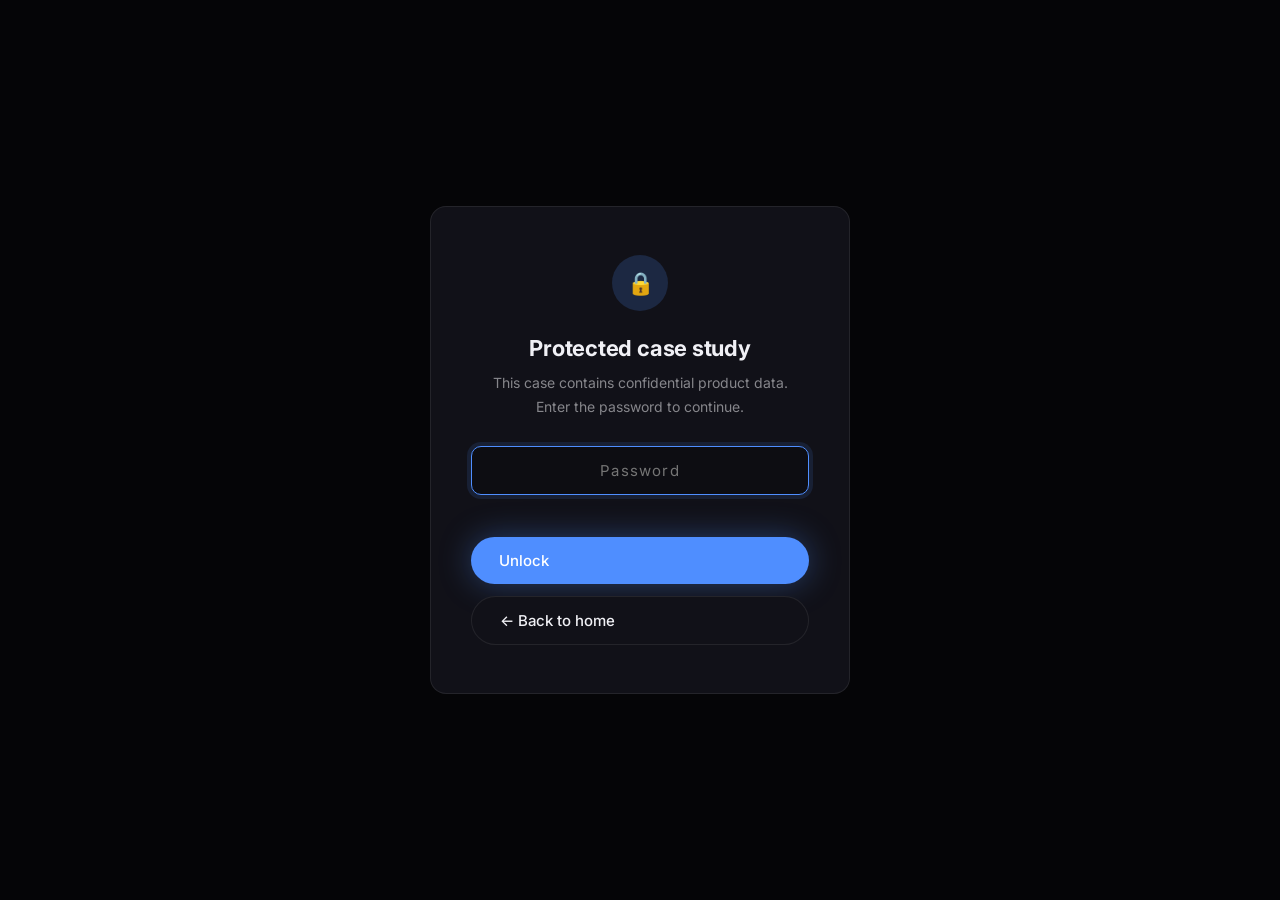
<file: case-discovery.html>
<!DOCTYPE html>
<html lang="en">
<head>
  <meta charset="UTF-8" />
  <meta name="viewport" content="width=device-width, initial-scale=1.0" />
  <meta name="robots" content="noindex" />
  <title>Continuous Discovery Weekly cadence, constant clarity — Gabriel Novais</title>
  <link rel="preconnect" href="https://fonts.googleapis.com" />
  <link rel="preconnect" href="https://fonts.gstatic.com" crossorigin />
  <link href="https://fonts.googleapis.com/css2?family=Inter:ital,wght@0,300;0,400;0,500;0,600;0,700;1,300;1,400&display=swap" rel="stylesheet" />
  <link rel="stylesheet" href="style.css" />
  <link rel="icon" href="data:image/svg+xml,<svg xmlns=%22http://www.w3.org/2000/svg%22 viewBox=%220 0 100 100%22><rect width=%22100%22 height=%22100%22 rx=%2222%22 fill=%22%23050507%22/><text x=%2250%22 y=%2268%22 font-size=%2248%22 font-family=%22system-ui%22 font-weight=%22700%22 fill=%22%234f8eff%22 text-anchor=%22middle%22>GN</text></svg>" />
</head>
<body>
  <div id="lock" class="lock-wrap">
    <div class="lock-card" id="lockCard">
      <div class="lock-icon">🔒</div>
      <h1>Protected case study</h1>
      <p>This case contains confidential product data.<br />Enter the password to continue.</p>
      <form class="lock-form" id="lockForm">
        <input type="password" class="lock-input" id="lockInput" placeholder="Password" autocomplete="off" autofocus />
        <span class="lock-error" id="lockError"></span>
        <button type="submit" class="btn btn-primary">Unlock</button>
        <a href="index.html" class="btn btn-ghost">← Back to home</a>
      </form>
    </div>
  </div>
  <div id="content"></div>
  <script>
  const PAYLOAD = "ZfXy38h/OG4pEPrHdYgySCEtVUYsHAdcGg9KQA6BTRDmy8v9r/6iIgmEW+WvXw/99Pv2UotJCZO6vd6ohjq0SJQD8fXFwgufXD4EBQC+NjFp1Cx4GyUe9LX6kUYwzuZunOn+sk9JlXgJddjdZdvOokAgoDwfNFrx8Vo1DQDWhH/I35op1mYoauh3mNzhh39iGFkX53WUROtlCQ/NY/5LA6w0/iHZjLwJIQZT1h0yd5c59enBbCFAO3kiABBhZHof3v2IROdO+HJj3GGFq1RzjGZntUsdZdhnyqZqlV3/zTnFMHZ61M4x8mPbpNjHjfI4nn91Mx5lTxM+0NZWhoYJYUI1sz/UdQcerXOlZw/13XK0KZVayH+rwnqginI7RnlBLYH8TxS/[base64]/fiOCicFHElid8L3GApwYX07lDtYRzsxm8RJwXKQFeDIsfBGEHyPK7y7qqtrPA/ct0N/ZTS3moFMJIxnJokI12HhX1mmldbL7uXiQjws1zCy9FuoVqtHmDKAgOzuf1czN2Xe5MzqdxIs+4h48TjP3+J/N2LbgV6/qjixiZznJ0xz/aZ5rjXkPkhqYELIOTue6kJi6hP9hk471m/FOUMFta6C8nMTVrWApSbitTHch3JVfYzUTZ5YqaqpNmEdOWGTsY3EWP7EChcTnADm7vQKMGSL/9CDP4OsfX4e4qpS91G/d2SUDkNQkFbDu7fGjdfiTt2LucnjJ8Z8clZJ4gvQJcNjB5EU6ijFMJrfAeZoCEycLhd+LI0uAwggUWc2MukAPjFMuywHJAI96XdG96esti6XwJS/[base64]/JC7Y8PCWNgLqpPpnjjpJ410WqbYzBy3RlA7+UyZ7CGIrSO5YJb2LDRUcxDNP/apvom3KYRPsesB6zeU2OQ3RKTrwWwuGBFUbpB3MoxG7WEkIIB00YuTuyNZTqz3MeYM4wLLAeHj+vXUByX1JzfCMABSXbiBTGbX/zRiskLFzEeGgtFmAFitDr0oGn6Rb2WVPRkfjsFcTpGVOFuTyHYjubCptP8/8rVwbeRtBJziqdebX1aikPNRkvcV2qklNoNVlsHXuSyOtSsTBTyJG+qU3tPslZAT6layIk105GgOmHlQm3SP6BMYFslXng3EgULx3w9HxKyv5PI8G7Uf0VtYhUkH9VmuXDGCleBVTm0GRjz4YiRgPnsYIhKFk0i8/i2uMRRTTnLGXeNCzUox2xC08pEDQ9Xzk8tObSw/95sMIQdxDaYfb/jOV5e4XTdV36VguHLGfjtUrByv5aP+QE7FLzFkdXWt61ffBUT/lARssnSXJUPThhjY36NmSA8WBUm1sgtSPDxrzxho3fiJuyYAEFsRGUHzkie4cW/psDhLDlm05Cn+VuHjz3dWoNsBzNGvBPmGp0m7QGE/u6DfoMLK/R/rMkPbTU+ttDuXWlpPv0hXG+yQpwdwjVmBbRiG9C6vffWTMeVH8K1Pmq2ud/5EI0Kes78+62sAaxv5obwoasQj+GY2Tn/nT0uC4t2AfSE37ORyQquLflMlDdrpu/F4e2wIj7+xPGD5gNfwvnXjq60ETgHlNDpADZYW3OS8ZwNYb/aH3ACiGAvGaf8eypkFdiu31XfFKJnadcTaukmoy20cVPx0+TScJje+xU46IGljT/1XyJq0K3qly4CKtmoBe9I3ebLT5Fv8XmQTo8peVyS/f4q91UVa4jlrSg97seditUXrISkRsxCiQrEVG0N27D2KbCBcNQ9Dyx89hJKfQ2TeBUMzIE83YsmgjeOu5XbfYZDglAWVkPcqdzAgG4DUgs3B3goWAGAytB4Y+Mre/AukBeoYEw6l6FtmIpMXw1X460Tzk2Wk6BBppPIDgCtAhE+S0LIiJanvoFMKGWSCDxBPQoshTSb92sjCkgYpmE9ZZUSh5NM4DdI0T7lY/Ab5M8mi2+2g/oYNdLHeNzT8ALTmZ2o6M8puBVSFEr9vZUSn+uthsFTsTglRtYkhdqO5xDZ99+ywbU0GI0nwjsAbzW3zLA0lFsc+CMANzpacAZpxIEeZMMRDwsgrFY0phPYCNKHWcbo2sEKmDzvF/[base64]/N/BR8SF6lKiP+VgXGxN860VzSVfVE4JiR0BSAUWfnnHYIHGknDmT5f69G0tmHqx1z8sivmVgrs94W6/YrUMKVZvFtLsELgTJpKuhgMRZNrl7fnuZK6LLPV/GJ8zHYDsE03WCACHP+pmZV8V4y4ELKT5O1hng5JtlVbxzLET4WR5DhU0SXrOsVMeNmXLj6SOmi8lCJJr0yN0/6qqdNlk+lWw6uPRJXJifyyp+zueYqi3ir9zi89P8oaRR2dmcrt5rMrcWuY4sLVtzbZvRfy/CBx8WzkBWaNa8ZOhrlKJ0rBG4F8VMofdFqLqSWniJ2D0Vx/q2kHhsJL54N2jBl5mWYOcihprxmeRkaJKUkb8+WI8RGzdvkilgAwT+RABQngLDOpeQ0zo/gov1+aJEtuuj9tzSgC81/Mtk7OwixR2tXVh9gWveeMgxvhGpYKjWYIcwfSBTWbW5bjKziS0LUlqOUpXcv9yACnw2E5IjuEE2eSz0VVLrXRLIb54Mvk7U7ex8jQO/0RK9cTCJif7NUQAA4TbhvYFzxtoICEd2BCPywpx19ZjTi/4quTrQkVulr9DveU3BZoof1WFpH0xi6Z/yOY/lnCCxpnY7J+7O9WORKm4QIBO071B2WHygMrznqB/8B7EaZmYeIi3xuyk552TNl/qUUXw9wBYvH9fHZg9+LRKS7xmug0E4uE4yVS2Di3IAmAsEoF5WjlXs8Hzpa0qQ8nMcYkqNAWw0Ewl77OnDzmUw7hYWuaS9WXTJfDQ3iyTQ8NnGPLjIwdz2f2JNQiLImFtDF7lZZKgyDfDClTmh9cXPf/QAViB9OTaegJg1QfBJcPgoK71VGkcJxqplwg6g4DLOs/ezN5KcDiJfehRYD9/Wvv4l/pkMVy089ZiOYoyyGEbj9HrtHt1LDwtD0HaJIbO/mUjrLOlxnIxli+hByqaKmDuJU/u7hR4tPuQlZu5IiKI/W1amGQZeL3SosFXOmcVKS3/Fo0Y8/7f1AD/[base64]/QbrhxfWurK4iwd8+3Zl63YGnKM8LoIj2pa3Pe18GfVqGeudlQ0KDaSTcRRYG6dHG2l+vZMJ3ooyDyx0QEOuDkYePXtLrNPm12gYtcPa5eUCfgp33VplgsFNBXtOeC6jROK+ojmZyfAAWJOpP4ZK+F4RQl6L3/XmVUlZc9ZBieaZlB8GBQc4XA7ZOf5iJBRmc0rKDu8ckjg1iZDguREQKqCBKMNikTn0sT1z8ueHvSj1kjTHptG7GVIOOsM2hVwH5bceAU+zZm3/PQrEOWymze+9ryGrKb/SjBPBBNFh+MrKF9r9CUdjbRS6hN3f+1TAgTDbn0bwAgcTvxz1ick5ASh0QxQR50mvxWd4MQRR3yEmmuS8OabxyubInH8gY1rNKHil5ylS2hbCqkH0J/tWnyi28z4GIA1XqgUiH67oHRYENuON8CIZXp8E7I6/qZx5puDD6Yi+47/jI0MCE2b2LoFgTzK2R9NcNqTjE7EJZFLsbPnH2/SEfYRRnPTuftfpeOkcrWs0qGjlXqtAG/DfNKovkVVQVJfAQh4LTAUZGULK4SP198+HckRrtyUNx4xEbuiWyIN9ldUWUOi6uexwpKQElddA4o+fdRnzLlfc2z/RRMJu/WyX5Ce4fXyfEeKXySfxuvcYRYTo3B+tL3eRfNh4+O/Aa9llq/KMExtijgykXcTXFGZp97ikyadk/N+FcRErBPXCek4f/fkFeqTyz1lPKac/E56+sKCg3l9WENCn/YY4E19t8hs1wVGaoh62X83IE3GgxQlEOjQng1JbhjClzuN58BSddmOt/Nt7ojAlBUJ0Cfchgz0ByRhwGLkD6e/psRIJMZgwjNFY+36j2DzXw9fpsRkGstPUR2OkwXSqqyNyBghPsKHyGjSsfLp5cVDkOoON8rUfHFzJgY7R8OGPSdttR7vtUVKpJzAlKM6irjNzH4CC1sARK0c5Rl0PpBEfhdrRbxE5OrZ6g+pAtIKK2/3ndsMtzRx4cQtEylx6bg5LzIIJjc+ZMX7c2Ov+bxsczY45ILR1Cj3RAUgjlCAueE26GifYM58hGnX4E5WBRnw8amCZyr+tnI414fJB22+Ui/Y7LkWCQNF1neghGjT3G77JDwlAdjQwUDekdl/2jOsWX/Gm9xcvcksW6ahxomkAyRuwuABIQPrPMBLnL38wHCi/oKvp7ipJIuHTqvZJtiKbg9wtGyZhamo9zcRunZ+NIjIogpswq6uahJ9q0m1C6LGtfEwk0b+ZD94n7/zkc38ga6dL50U12c+JkEHaV47E2/O8s3hI7oleGwkj+L7h34EU+rrnJGTjBNxhlgXBn5zhlFIcv9moMUgJGFc6UhaOdFElsuuT2a4gwWqDuvR3bXx2A5PzhQegcNpdNqWmo8DShKPT7UQU4tV+JYltUTHpFzfRa/RfTfhjUMzrpTgOnce8IBuyH7U5pPgkZLyWiLk1bFM7QHCKyzrtmVHoIX2ckGvzbturZzFrTkOV+HKjP+H0Op5G/[base64]/pgCkmtAhxYCELeiDNuuJyL+2ktJ/Iut0/yt+Lm2HYfaarUYUnYM1SDZJaz3hVkhpdvrGDXGlkP2ux6BS/ULlnT9FiIwi/mDs6PofAdMaCrvSPTSNDJklf0KW1Z2DbJZKP3XW+V9MOLKHa1Lgk9Zr0DdbGXEUsTtmbm15Uo07HbNs5/Gx4n453oHgwqM45tORC3RaWr0kFKUr71vAuRFUFWTXG2iWXEJFTQjdrToYM9UeI1H6og6vdaicrt325/g6ljQMzKjPxAztNtu7gKUdGsR64EEF/6ojVOGMw6cpfkHDp/CwKsngxxdbBtYqR8tBwhV8jOSBzmhiQEu/K3pQz6x8x9MoV2dUy+Lbb+/qBH836+dCNjZ8y/794U124IVyGuNY2Caba1f889Fq57CfgNNfUHImzrtKHBiwM9CcOsoiEhq/hnMLvuKulo3VgblTWTLSJ6nj/VecMQKoyNMUKUFj13B5IygiNIh5UfmhGfQeOni9IiRPRB7aOEGxU7Cy/3sLti7gA+1/G3KiAdkKCLTTj9O3iu8mANM+V7HKpU55QJRp416nJsHlSoPde2bMflKtS8OpvdOm1nvM6yoBk4fNzYxWBW6gwsA7nNZbbTh8ZRgpVkFUs7Y8bE1ER4ryAE/4L+IlVulbsY/PhtBdNKveWtYaA0Ndvq0/Flg2KxT8XpGfEP7Dilrbbgn9NbOopwJK4uDdXuR1FIPNpAnj1bI/xO4jhhcaRzAR99kFncoViHc3FikNYXUbwAzyE/X8BFoFwg+UMHJuHwQQXWICDnJxCzN+GIqPeIS9gWjGHk93l3vT+3U8HbRjjQBUwmSK2SekWra6+N5i4McWawZe/xO4pWTNakbzFLBk2TqtVCt5qEZOzPfVSnnVHxYNkNlW7RTLCi1fDmLuIEZBBD7TQOF+IYmo7C05sW92xuwNPfJyg/EQ0dEcrBKBpo5W+bU07J1qlP64Y3+YIXhc3GH3FoRTPAPiCYgHCtq69QpzyUSR0BuaT/eLBiCKIPpF4ifRodPaLwNYJkbLGSTxsHn/tztbO6EvJKRjGE2T/gmhZfjgTTa65Pc4c0NKSDSX4WDIzBgcQI6U3AiaJhtiLlSBhINFKY2r4ZaHLNxEj7dV0TTtB1TyhcJKH9vlFCkFm1ajwzQMCJoVN8w==";
  const ITER = 200000;

  async function deriveKey(pw, salt) {
    const km = await crypto.subtle.importKey("raw", new TextEncoder().encode(pw), "PBKDF2", false, ["deriveKey"]);
    return crypto.subtle.deriveKey(
      { name: "PBKDF2", salt, iterations: ITER, hash: "SHA-256" },
      km, { name: "AES-GCM", length: 256 }, false, ["decrypt"]);
  }

  async function tryDecrypt(pw) {
    const raw = Uint8Array.from(atob(PAYLOAD), c => c.charCodeAt(0));
    const salt = raw.slice(0, 16), iv = raw.slice(16, 28), ct = raw.slice(28);
    const key = await deriveKey(pw, salt);
    const pt = await crypto.subtle.decrypt({ name: "AES-GCM", iv }, key, ct);
    return new TextDecoder().decode(pt);
  }

  function reveal(html) {
    document.getElementById("lock").remove();
    const c = document.getElementById("content");
    c.innerHTML = html;
    const s = document.createElement("script");
    s.src = "main.js";
    document.body.appendChild(s);
  }

  const saved = sessionStorage.getItem("gn_case_pw");
  if (saved) tryDecrypt(saved).then(reveal).catch(() => sessionStorage.removeItem("gn_case_pw"));

  document.getElementById("lockForm").addEventListener("submit", async e => {
    e.preventDefault();
    const pw = document.getElementById("lockInput").value;
    const err = document.getElementById("lockError");
    err.textContent = "";
    try {
      const html = await tryDecrypt(pw);
      sessionStorage.setItem("gn_case_pw", pw);
      reveal(html);
    } catch (_) {
      err.textContent = "Incorrect password. Try again.";
      const card = document.getElementById("lockCard");
      card.classList.remove("shake");
      void card.offsetWidth;
      card.classList.add("shake");
    }
  });
  </script>
</body>
</html>
</file>
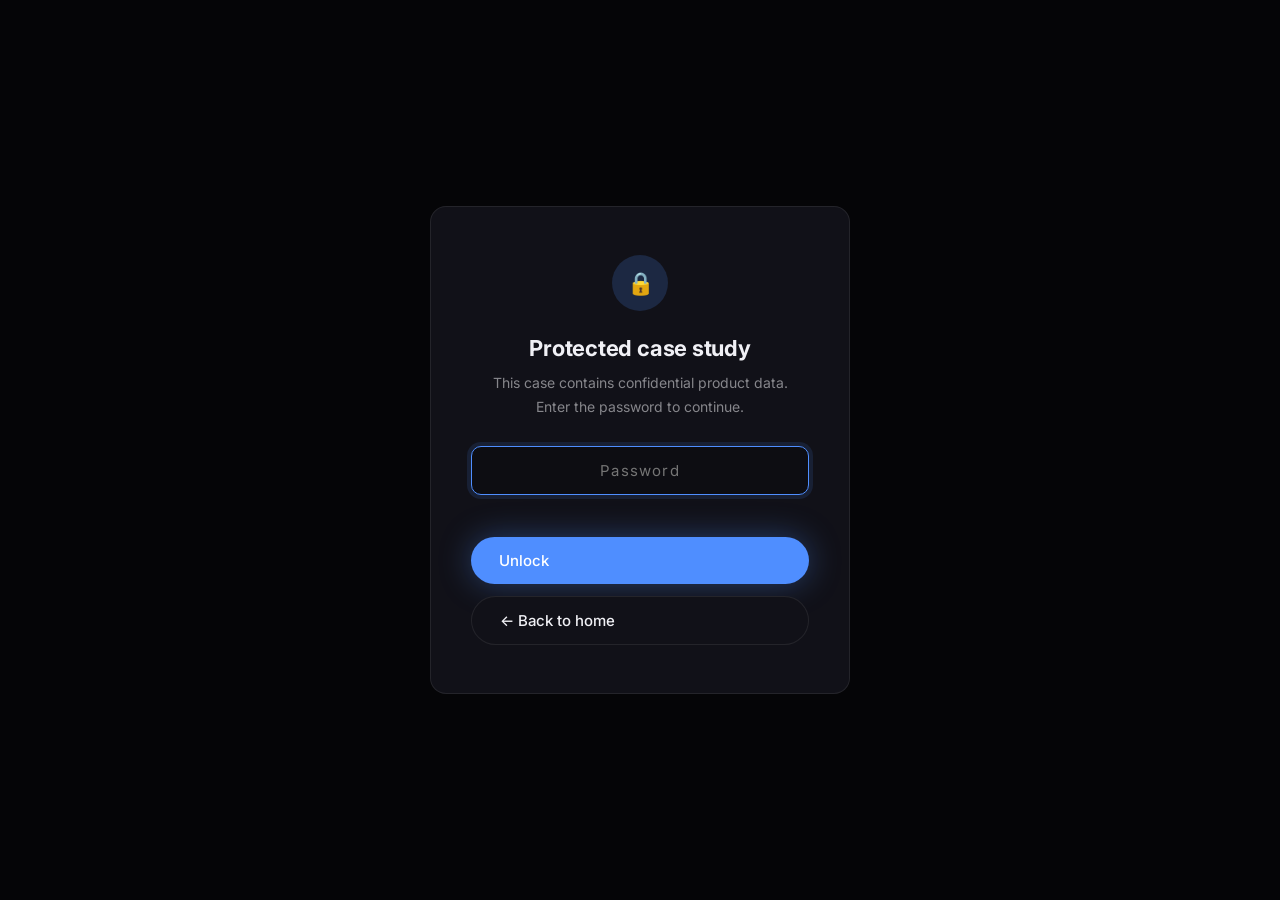
<file: case-nps.html>
<!DOCTYPE html>
<html lang="en">
<head>
  <meta charset="UTF-8" />
  <meta name="viewport" content="width=device-width, initial-scale=1.0" />
  <meta name="robots" content="noindex" />
  <title>NPS Program From noise to signal — Gabriel Novais</title>
  <link rel="preconnect" href="https://fonts.googleapis.com" />
  <link rel="preconnect" href="https://fonts.gstatic.com" crossorigin />
  <link href="https://fonts.googleapis.com/css2?family=Inter:ital,wght@0,300;0,400;0,500;0,600;0,700;1,300;1,400&display=swap" rel="stylesheet" />
  <link rel="stylesheet" href="style.css" />
  <link rel="icon" href="data:image/svg+xml,<svg xmlns=%22http://www.w3.org/2000/svg%22 viewBox=%220 0 100 100%22><rect width=%22100%22 height=%22100%22 rx=%2222%22 fill=%22%23050507%22/><text x=%2250%22 y=%2268%22 font-size=%2248%22 font-family=%22system-ui%22 font-weight=%22700%22 fill=%22%234f8eff%22 text-anchor=%22middle%22>GN</text></svg>" />
</head>
<body>
  <div id="lock" class="lock-wrap">
    <div class="lock-card" id="lockCard">
      <div class="lock-icon">🔒</div>
      <h1>Protected case study</h1>
      <p>This case contains confidential product data.<br />Enter the password to continue.</p>
      <form class="lock-form" id="lockForm">
        <input type="password" class="lock-input" id="lockInput" placeholder="Password" autocomplete="off" autofocus />
        <span class="lock-error" id="lockError"></span>
        <button type="submit" class="btn btn-primary">Unlock</button>
        <a href="index.html" class="btn btn-ghost">← Back to home</a>
      </form>
    </div>
  </div>
  <div id="content"></div>
  <script>
  const PAYLOAD = "i2KHPaR6xCGYHZusL80NhhhZikXDl6FlOyRPCUOxzovB+dNZ3X1U6a04Rbg3BdnPR5rfif1DuRtL/N5dJ0lamptNGkctlQynfcg7+s8jRfrdmwq3dYwh2aLvlq4y7IUFlYBGUd2p6U5PY9ve0irdX8RuMu2ZfYpvcZTjmA5ftoTRfNwOWJsRbo0Ri4JWhMFKo8YAUKpHPuYgPDqYkiawQeMpk0Doxjpd9cj8CPBWYAq5SxpxqWYd2cBBV+jBrswYqvu7XmcOxwZo/M6NGXW9hEeKkwvUdcYqckkjJEV2OQuM1XaKQcmFPPSvZ38uDS/NU9QSsuzXrYvTa55OHiwFn/94q1FU6VegU7R8I7h4ik1MQfNiwVYYBFM1p3OLl6IpMDIDz94RrULD1X1UimGl4SsOS9l3n2KYUTlD7Bcdpz/SJih4m4VBp2N3Xb7vpxhnYox0vdvSKcRpjIumsYwWsvfrT+kVxJvcPXAWfmrXynw4HyBoRrWHPyR3qd9p5jp8dM0sbbguDPE1Dmr4M3nofxy39l1/bVw3qw8O4E9B4XqdhlKGTKRcUTG+3imPZuDNPCfWhpFB8yDl0KKHb6d7Nz8i2vw6QXjFBhb98hSyUpwbt0NK6N2msW8RQDnLQYEIZQms8M42AlhGoY+obI/5FkG7hwO4X8NRJn0MARXqWep1daJwsfGpUBD/euhoj0YAehDKExez1zqzPzMxwd3/L9AEo/zR6R2wIhXF1J+nt9EqSlWhkZlVVE1n9vViZzYhybMCAfb81BfyGTm8ADbDNSjZcJEwM36YUFIrXSq1Apuz69yirWh1Htj+TvuS5vRrfV+eV7ZvwT7G+6sJx5pO2cGHyzuyZxXFOZsrbV66BVNeqS/5wT/QhXpwBfFb7BFqSjdvpfJ+dlsTNgIBkwofpixVI7VVEHhLS/1YtIEzJjMdxUBsSUSLy9mqst/EBt+/OWXL8nN9Row5FeSbWAmi6+0XVzOn+ncqNdz29FFTxBHwlga6i0yx9kYlR+Tq5ofyn3XIrvqK1zA9TQTJLG1uF5Y0dT4zp/k90CFQcanpoj8p4AEqqinFXP3S2+W/L554VHQCNyoRySEbkRqnFZLEmgeo0Pf+b9RbHLXcTRb0HCr/HMy4muMtBqqkjIjiOEV8U03NtPu1jelhxrwXDxSBUu6Rrcgfwx/[base64]/Wa6C4ZNsjYg//5TyvV1k7/VPBOqrGrFyiU6/oF6v0J03bU5cJ4EEreC1k1FAB5EBnhKjpLIWpp4X3ShkYFzYDI8F1ot8tgysIlffMVLtJFN1m0rvcjWZqC8h3XVzZ64+252X0DP+cHhTgQEIJrDe/XGecHk7oCQzGi+5gmwKSb8mulmddraSG0K9W9S3kxBmbRqCz5p2hbsiC3gKKNVstqXFkymSXvORH/H6H0YcldlvECtH+hYJfk9GnWN7llqpFxFfKkLpank72zU2PkXLGn5ZLU9uNvjKE+Aj853a103onx2CWygPhkJbY9aS1o9INm8ktU+n7F82V3vC+UQatjUUso2XD8rxcxI5t0udu7u6lkyBGjbdjATvroXhYuooD7Qh/seEsZLABz1wTtgpOxEvO91GS69HSw4mXBrNJuBq7M9VgpBZq/VYRithJjjyrBo/IwPDVF9vRI3cZc8wKb2dm8rmc4mZVMxHCbhIZchxe8xkGcRjC8fABKA992a3uNVB92dxQRPu9mD8NKisrqRB520E2cm5xyJ9H+7lEjMuCWSMqVIjsM4E2s5PPgr2OLH5Gkm3emW/qKOqwQksKtqPsekgAAXqeDKLG1ZGV5M3ciISyWrvYxsA2J4mbXAtBkcHs+oxsfgz8Trfil9SIAsD8AeyEIeGPbzfg7W5+qs8OeZ4M56ByaNlOlZjXGKatovADeiVLZDwN0o70W8iUkA3Ei0HS6OOERoNB/fWBkBYqUQd6UbTalDWungA09wbbXj4tKgnE5wWvFgCiCMukDWFuM8eZG/+ZAHkO11e5Ub2T/7i+D2hRTE+IC73VGYwNFot39I8VXlWSREtVxSABmzv90BdbgnsrpWtu6Xgx/hSdhOzZcNIIB4/Nss7bvP1avp5C0HLM6HicFRnsY9W5we/JEQlwWkLMB4z8N3a6VZlyZEzUiCYKwN2iKy+nejB7/UXGLiqZQzA0ZKlxuwIvgGhscniccSkhDjXogJgYoi3LjvS23Z0S6WY154Ahr3ADo1EAGyVbPlUTZPr7CvYs7kz5K8m4RTfIhavOHvpFHgbr12Zl+15LG3j88gdhXwNJ3uXe67gZ8qpp9lr+ccF39RBzrieaDaRLHbuo5symLRt/mE3XzQ2flzwS7DJHe88SxvGnLYHaqXB4oQ6cjhAvWOZE811ORdpP+zW87MEm2D3Iu6b2huhgxJX6ypD4L3UEmirHZXILn18tDqYVqw0aAKhCURXs/nPqMCZ3bp6AOMx4lzaUQohDSIVxks9TGGwzo1RWgJ7Oj2nFcYBdQQ3YNaszXzQm0uCux69/Cs889MKZ6eguuJ2MP/qsIgUKg4RRH6aeOJBjKI0x+1KVfWsX8YXP94xzMIzsyCbaPbtOlcId//Fr/s5n5gDAO7dRkK9YYIapZuvnPTASkk7aL850L6e+eYTpEXwNXnfG5aNaEQQjtSgqKbLVqkfE13tyyQaNYjhjkjx+PlJbaxCm4GNF9E0tW9j0utcq4ZTC4y6tG+pOPbaGZeVQC2BhTWLFH7GycxJFxpo59d7/PFx39A4N+nUw/iRagRpQTI+J6+g4yhnx5TC5bGSy8WpTLq+rYqJO7v2YgE1ea1sUQLodj0Rp/c/[base64]/wcx8ZhnVsOpOCUH12n4UorxVPzkU5O9ZhBL3F9UFf17KnvF7j74ymEJu9MSfMIKumbbuj55nstsKKbRPDTyont8CNrvLZpr83n7J5j72ZBPJ+BATCW4tDDiYMPGs50x22uAh2mMSl3p6/e/Br4kRmG8pl8yipOOAxqsv5vsSCGYBFoOXH6nNgKwowFVWCvbs12D6SVnkJCPJlCp9fVGlKsJdm43fgetH411xxtlz2U/OhGKwSOSz70dRJpA1KQpVoEfom/qBuDNu9bjp2/JYzTJmb7KvqzXhRQOMS2xl975TrYyyk4tPi2sfdbNxwTf5XQ/BOxzLZ76iNbxBsjOyaKyafduWbkwsQ5/SY/foxXrXC7YgjL2vZ2fUtq5APMkBzOCh6AvRKyzpVF7dzD2BCFhy0gAp45EDA44d9JOE0Qc8NbKbcN5+s/CXED6aaUBfDiI4W03OWGWXdQVTyNBuLsq+Id3gTa/6x7zC5/wWpq3DFq+ZJUow93EnXH2W5dg4u11FTJwx7HX+h/1vpJ19vWbE4Y3dVwr5ehAqjfonAwmGJZhK2k1nuKzaJB3WqjjoEvSzd4oxP7fSLbXzKJM8+BbAudjNHt+yo1HNsjPCl3r64PHZ7cDONPrwXCenMFkNvqZwOctfwtkDwVCL3M/bbO+PpKSsYpOpQBIo3nHm4sTLQK0/QE4KnV+s1EWHz0Fs84hm7vdCczNAByBe8K4nzsn88F32R386m1654qwXWjLsSY3w7FXTB03AdG4fiIuSk4JyVkHfCtw4L0aVbqjD416D8G9kCa3qsPR+ptxvNLehwkZaPzcSEZIfEtz+8nWlkGjVNZ4kW9OFi/NbiESK30d83dvcp+MAVhdSbFV5iSbXbr7LdC3ZpoRMfFPCL/[base64]/[base64]/iI7vo4OlLDg1kIeY9SqzHcLWZEiC3vslh/gVPiuhMyvTxAIRPAtOIuwPN7y+onxDeU57MUNg2eEZkITiD1pbieiXB6+P8fL2IQPqzT8By8q3FseQx3wHKAo/kUxsUjROKiK9haZbH78WO7+1gicoN1DvOro7cqWzXKQ/ELCnH+GZxrTT0A/pMGZf2BSPKG2X2zGEnQtBI1os1Lazm/nW+GpM7+e+SbeqLw/Ktt3UzM9UpMbAZhTO1OU5rPI/2VywvEq+Ja16j88fPdADpHPt5HiL8Mt16SFUuLjohaLIP6X5+NlbEA6x4tNou7W7UFTkzT1tCoSL3daujLA9D4VK23piaMcRJ3dHuAPUJEW44QhUaY/8Y9RlHfysIljrpZap9ABTZLLJAAiArvbcG77yfrWqCqXcKDoo2GQMirib92nGvV71XitWrLxOsUNt5RgJfcu2YGP+IMZzVmyL7tW3T8bQi5JwaPAQ7FLJVbuCrSZCQmBu1a9YRZVyvV6oR8ibuZrlD+kXI4D1i8ZFreB0BVBqWInYFZv5YiMJ88khb1WMZmZIa/QsLoW1u6wYqLOWvXC9ms2jFMn73m3Z0OqsMbixVWIla/noCxBxu0wJ1JmpZiMYCZ4zyCxnVMkuFMnfVA4CsAbyo/VI3WV+sqER6qMbPL7xKH7g9Nj+PWYn9Dli37/Dm0CKCEql9tqsEFcclmhF37I1ai4Juw+wDJkFIKeTGDgkaxbadKhXSd8CXSYceonTR0QS7PT6qJHZDn/TzrwRjrErMKzU3j6RR3HxDf8zWLe9mShbJ67dP2DN7rcpwvAV5UFv/fYPetr/EgWA7tHkrcq+5sfQPcdpJXZHLXmXwGY75w7yltbhqU6kgZ5fKpWBF6zrxxKdthNpcU7hu6GxJ6APKB/iSZG4gFseY10g6WktVtwlfV154OgfxxUXBuwS9dZMLljY6kmdpYPDvUav2qI7Qsz7zJXn5AizIeJ8ME1yiCI9JEbCJE1y5ILVTupa2NjqpED7vZm4ItZMy9X0OKBrs6U9nm9dQJNMKH0c5B0y2eD8mNo6RpoNGwFofwY47foSck+a/M5yfzbsK00rJIfOVbUBTmi+eMfsqKndOXCcwx3fEZ4SJUBMwyjBmDvC2H6E0VtstUOve6E0TeIXdVAWgBVANmRx5BkVDpvoPslw8uI6GK8rQmlUKfi1efHmc+Hi3uniOWYKMibfWVKCnJ90tcypeVa/jFnUfaH20gYVIeoocPiX/LrKVuBUBu2+87NVu8Z5HczuFYZ8ADnuqXrc3WX1hjRLDNaTUFaJ/fCz90MpWtv/4azZBU+DOnb7/I52ql6T5ib504SSgFWT+wdQ/ZuKKoyg3AHRvk0aolMTNttmELgy+Jpb0wU5w2uQm+IyEdmVNMpx9xtdFiO876cVnt5ExDXDAfiS1Twzf/SlyUvf+yd7kjpyQ85dI7d8XHmp0w1kn7C81h4hLz/csQ6fWQBu4rp4jPFH/y/SluRcoOwp+QhHAMm0co8BtRGgiJnBT55GRntJsGYzQf3r9BXnAgg+Tkpcu6gqDaIRi070upX+1mwxQKqUtCaBRte7WGE/jDU0JtArIWPWqOYWkDYZAzaA0rAIZ7jDpMtES/NaRKW1Ct6YxpVkGMD6Ro1eyEOay6RNE/KTv+NaUo8X3sQZ0serlyhLgwXXwJmbcSVPVPdss/mjHIfAHBjNlkZVoMuvZAL80teXetg5BlrenNglEEcMrI2HhjnwfZqf+Owh1ylOn21vhgt1wktnTK2VX4Fd9klwN9SfXAkw1133MJO90X0H70/8li4E9joYCwGL4ihdf+7FPcjX5WMQWopZqLUcTjVp1kwTY9d/[base64]/MfkxagTqHZ0qWirLMmX7aBS99RcgfvmyOUStWK6UHkYbjvTf1yOwbXvNjsZXFr+nyQbneQ3JIf19f+6/M134qz8kniN3lxieZ0PVHJmj242WOmySbMtKO2+ZaTBPRzwDq8E1V+ieeAyBIsJ4Vxw4lIy1+iGShytrr/vUfuWeb2QYm3OXv/hFhQgtXrO81/xQIhyMu2hjU5Gavp/5kEixk+3kGsALu2/EAdihw5a7nhT8f/Tr2JO9GV4QLFx6wVd+v7XdEO9ZfVV+qXarNXne5S+4miwezgf6BdtUIxgw9CgIw4hwwNAU0O39g1u85CxF8wlpKLwQcC1EA6pPMm9P2tp0StO8wdgHB5n9IqOH2jFUjfvoTF8g/ijLWmwC6findqAUTEEX56H7umUIsdDNlewR8457JzuHLLi3cnG7t/KEGcT1O7Z5ruiz4I7YkmgrSf76+ai02cP69gIcpD/dxNpv/MFuc3fCv0QndcGQDlkid1NxpYO9hsDW8chIZTUtE+gEOpTmEj4xUTLia26+V8Q2ZFaMMBtnKzqF+rQtvAoX5DZNtg0rd6GA4gh5J3/ZP1bK1BEJFIvXEj6LXTqWmgHQlgZ4r8dgmGe5Wd+2Ds9RKozpryIRByPgr2ssPtVWOUQludQ8eivE7D1ES+SbJ8iiChRHttFkXGP1KgdB5Nz//xyt6gY3GyQdIa0EaQtIAT5bbh7gy+xID+Gs3mL8Gv7ilXzXuy6e3qLyTyAAoLuneqBFxqzyj+W26oiEKYRfeW9km7A1zAM4ZFFy4+r0iLpiWmHzva0oNJ4azqqDwraDOjMSbJcsMgtxYmB+hycjKq/LnBLkPIhbdObkL/5EKiiW/ynJuvubI/pJI+HB9mG/bPhFMjYSZm+Nzvqm/ev2axiW9/esFIElMPojfTUCeXPvBgiMJV0mctlXXrIhf3uqmT9gmtsP1xND6XT+OEpPMsBZfjVJC+aCjBowP1ygvbb+WszquuhBkSTfnMm5jRbtdRNQV+2hesRZogr9KGzjQLIaX8e20RXbG5wquiKFPk5PqKbWFT6hmAuTSnV0KVAWbgBuOSHR/VrfYpRboRqacOI3lkKDsOT+f9GCWYsJt2w+08w3lQ8iqFvn5SH2lg0JMq6ViW/ZH7YnsNC9SKEmX0B2JKm39FdsF6SCn0qG3LXLxEeh53mu/DYhkxbdlT+VKLv3l9QVJe05fOBYr8gy1sJl7MWmvqX/47zsn2EMNdXTkfRPLbYnK4eczMvCTCYIVeGwKC5AbDrIDX1oHGWyd7/Aty12ChFoqfGY+TV+bJ/nu1vVX60eEcPIe3oI9cMI3dPFMYwwXhXeG1GceNSB0XjX3IXhVMysLlUiEcyzBguT5ROkC2V6NzkULy4erOslrCIKqtFk3Bal1DWzKLAXh4F8OJwcsX2vZgXoRla+gG6lqJzljigh8xa7nl22HH1ti8LmmJmqpHnCZ7mkddULtWepBpz/[base64]/TCWNuXEMn64mn24PkmZz+mch1ViBk1dyNBo4pDbRoUoc9RRyA44enp/Fu9ccksZhkSXHWJiSDSxuk6TKBBkny5ODwTBzFt3a3p5D7yd/u2UkC9ZlyKCrn8F/[base64]/23jH9aPHGv3J3Wp1OJaR3ZQthyucTNwHtiZLb2z5nM2C+gC0+BWBa2WggDy+cNvQy86Tg0j8kJrtTawdRh9KGRPmP8BEiRNnhbw5fvtSbx5x/ouNzch9Grsw0upWsc0DoS8P/[base64]/ao5PWfzc820wcAXC7+riau2o8hgPJxHOv5ihpiqLb34QGITYkcI1bhVTu8sHKx5sbMh24I0VRZQqOYkGqOS4dxDr490Tf8GhEijtxNnM/IDUXM5Y1GMPBO6rqY7+pmfdSTSk/zzvu8Um183EuXBe7YdTbiGEiElm9gPaUWIwey+rhQNq+V4lArltJvfnUpt81eUp6O2O01xrHHJ3pVd36ZtmloYHni3GHoqakqCJCf6/uBlkJ8giYLEUcx5oSob1C6jTZ14DyLg0e3zaFsvdhv+K+1dYyMu0vsdmfyGc6JJTN8TsDbeUnIhZCVqHnuxcVhn98q55lojX4H/EljRJy448CVyujO4lcqrNZ9Pq/[base64]";
  const ITER = 200000;

  async function deriveKey(pw, salt) {
    const km = await crypto.subtle.importKey("raw", new TextEncoder().encode(pw), "PBKDF2", false, ["deriveKey"]);
    return crypto.subtle.deriveKey(
      { name: "PBKDF2", salt, iterations: ITER, hash: "SHA-256" },
      km, { name: "AES-GCM", length: 256 }, false, ["decrypt"]);
  }

  async function tryDecrypt(pw) {
    const raw = Uint8Array.from(atob(PAYLOAD), c => c.charCodeAt(0));
    const salt = raw.slice(0, 16), iv = raw.slice(16, 28), ct = raw.slice(28);
    const key = await deriveKey(pw, salt);
    const pt = await crypto.subtle.decrypt({ name: "AES-GCM", iv }, key, ct);
    return new TextDecoder().decode(pt);
  }

  function reveal(html) {
    document.getElementById("lock").remove();
    const c = document.getElementById("content");
    c.innerHTML = html;
    const s = document.createElement("script");
    s.src = "main.js";
    document.body.appendChild(s);
  }

  const saved = sessionStorage.getItem("gn_case_pw");
  if (saved) tryDecrypt(saved).then(reveal).catch(() => sessionStorage.removeItem("gn_case_pw"));

  document.getElementById("lockForm").addEventListener("submit", async e => {
    e.preventDefault();
    const pw = document.getElementById("lockInput").value;
    const err = document.getElementById("lockError");
    err.textContent = "";
    try {
      const html = await tryDecrypt(pw);
      sessionStorage.setItem("gn_case_pw", pw);
      reveal(html);
    } catch (_) {
      err.textContent = "Incorrect password. Try again.";
      const card = document.getElementById("lockCard");
      card.classList.remove("shake");
      void card.offsetWidth;
      card.classList.add("shake");
    }
  });
  </script>
</body>
</html>
</file>
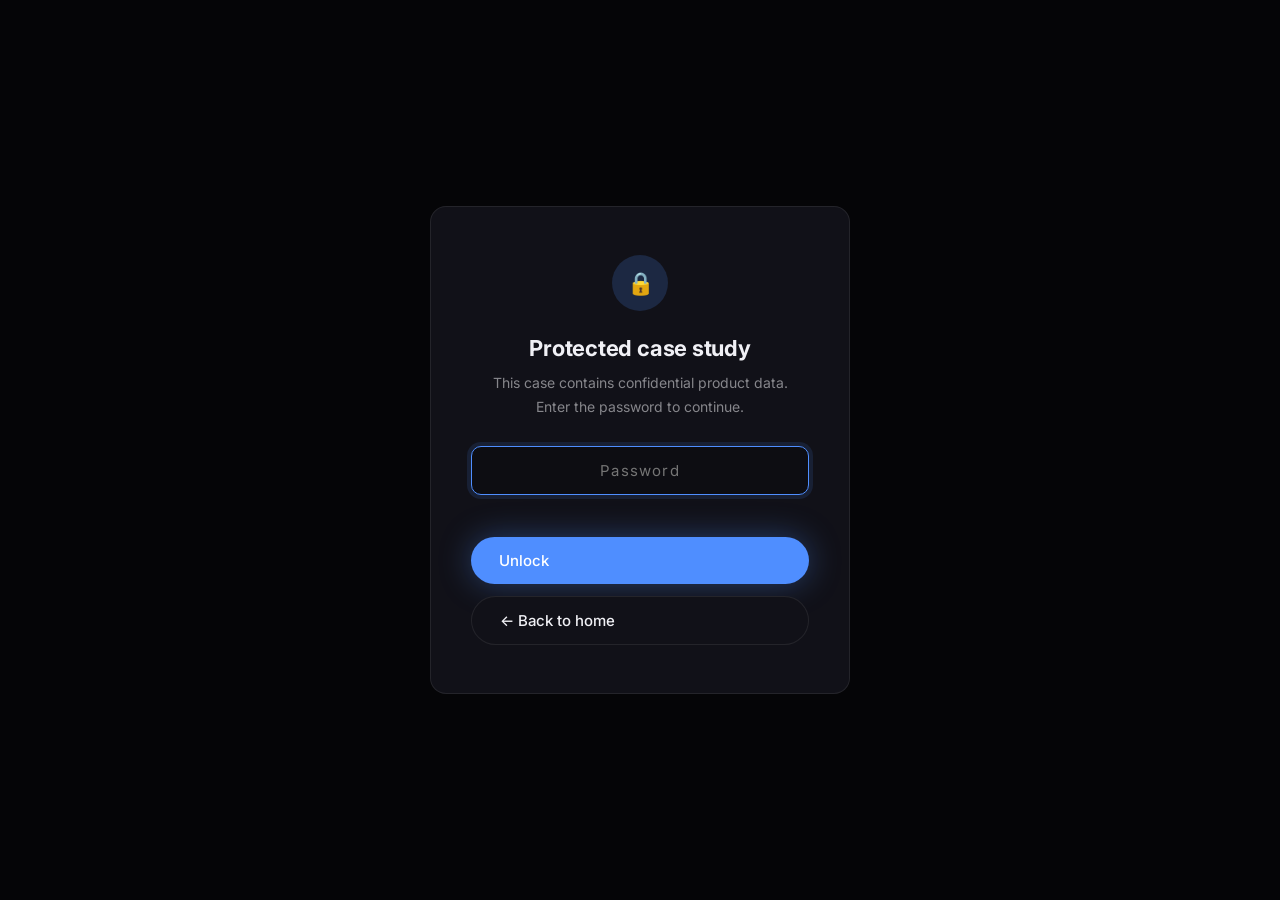
<file: case-requests.html>
<!DOCTYPE html>
<html lang="en">
<head>
  <meta charset="UTF-8" />
  <meta name="viewport" content="width=device-width, initial-scale=1.0" />
  <meta name="robots" content="noindex" />
  <title>AI Suggested Reply — Gabriel Novais</title>
  <link rel="preconnect" href="https://fonts.googleapis.com" />
  <link rel="preconnect" href="https://fonts.gstatic.com" crossorigin />
  <link href="https://fonts.googleapis.com/css2?family=Inter:ital,wght@0,300;0,400;0,500;0,600;0,700;1,300;1,400&display=swap" rel="stylesheet" />
  <link rel="stylesheet" href="style.css" />
  <link rel="icon" href="data:image/svg+xml,<svg xmlns=%22http://www.w3.org/2000/svg%22 viewBox=%220 0 100 100%22><rect width=%22100%22 height=%22100%22 rx=%2222%22 fill=%22%23050507%22/><text x=%2250%22 y=%2268%22 font-size=%2248%22 font-family=%22system-ui%22 font-weight=%22700%22 fill=%22%234f8eff%22 text-anchor=%22middle%22>GN</text></svg>" />
</head>
<body>
  <div id="lock" class="lock-wrap">
    <div class="lock-card" id="lockCard">
      <div class="lock-icon">🔒</div>
      <h1>Protected case study</h1>
      <p>This case contains confidential product data.<br />Enter the password to continue.</p>
      <form class="lock-form" id="lockForm">
        <input type="password" class="lock-input" id="lockInput" placeholder="Password" autocomplete="off" autofocus />
        <span class="lock-error" id="lockError"></span>
        <button type="submit" class="btn btn-primary">Unlock</button>
        <a href="index.html" class="btn btn-ghost">← Back to home</a>
      </form>
    </div>
  </div>
  <div id="content"></div>
  <script>
  const PAYLOAD = "iJae4qQtfakTxIkMkM7QXrIW+JjvjmvPnz8aJyjY5WOxvB0U1UuPoR8lzirHbePSIjF/uQ4RfW0lmMlohE2PohlgrDV/HrwyZ8JE94aRQZq0n7FFUzKbRNZ+Bn/pA5PV1oDteKaaa1IqqMPgd114nIs01ilQRieHmUVcWhuD5tuGoHZE8EM8yipRbBvZkc7tWja3nDSYt5hV3XQaGlLWIBEuKB0eD9c7h0s5tYniZiiPzfwRxUKJftA1uOR8LdsHJIMsZivY1wN+VicSqzHQ/ZjS7/KCKiAQSzI6VtVjubBN2i227RF+Q3jU94UGZP+bnmgpKN8MTZMw5lJAP1VRqE969FH0LtRzHIl9mqMS812fGlE0/1hT6cx3fFxM57jdQZEzEO1WPjA40qO4Z+A4XuokRV6pUG06r6KJt41kuyFMxlHBJ3ZDBS4cbLw2flntT56NPau/BIj1cbm+42E0chHDRa1hgQ3IvBDPQkKh8ON6rGQo6BNGzh5TIG6/x1dfPwhWHcMzvO1iGMubbnvPNWF5uQzGq8auJHhjbBhy0l39FbqL/3EUf/N0u17EIZma3P62gSJH1qb28iDzMaUtAaR9W57pIMkebLdQfbZQClD2YVPftvYZvTh1esFkyvYAO5mhiw3pTwJRxk42dQU7cLk0/934+W2yoJArLhy1wqiZ8sBZ0C9adEfmBA3Bogc8DH6J79LbBsogeMuEhqe8Ly2NEuOWL1ALlF63ZA9I3Op1GzLOndWdsIG6Pr85c6RSZlZFYWOqxq+mdmRuGJGpcRPolyBL0ePaDsfvANCaISmixBLs5k4DBYRBolXD9sv8Ne9a3Ax37wFg3nSCV6vOC9THH5Xy/xfG24FxNGa+8XWJkPy1QUjjOLXmfxwl9P+oakPvYyLWg7Jr3b86TB6VQIIGvqQVX9/xGkEKiVwAv0Jal5i2alQZh4XJSbAVWoRpNG6ixQLzEtX2Wc8dIgeoISAWIi7V8rOwASBXWfbT4lsB2OwbvjvqEQ8AGc7rdQRQhZQEqOGm27CMtPpMcT9TloGUDBbx3lleHDDcjr/aK87Cdt46TgEJLy1+17E0WjHk/DumCDTfd+hcTW8nEa+UFg/LA5hhCT+2qubW5w2+EZdaiZYh79JUp6akLPgxjx2B/D4s4geKDurohNShYTuVCcss490SCebxzXYRhEpM2Roar8HQQWVhZHXwtVtcimVczEiDoJao/kWN7vvSjArbz3ArQxGhWKvZZN/p2/U1m0hmCTbCcQpceoCkxBiEm+YQVCYYcAMPTHu2YeLkKrz/DSoO8HMbsXFvJySu5oLowZ9J+1DjCfF48l/74w8FtLZqTRbhOV0X6MOzoTJrwWccapfyxeE00yVWmCZJrPnzac67ZR3AW6E6GHZkH/O0U93Jhr1mxNihOq/Rg5PTeQIlBzlgymPv0SWXupk7lFLDe/lK4ncg/iGWuVA6mQHSecWzK8D/ESfYcDtLzvvoJKCcJ9qDxJpzoOTo3A0en3OJ3rOG+e6dsxwpOolPsOwVvvw8Ec69xRdNKMaFuFAcjXx0sONVFnBzRKda7aZCdV85tCf33O8XNJtTytTbxR9twdSUrLbuUdCxsgIopsbMxEtivsyfjj/1YIwplH8IcDcdI/EAPM0HfX8YJG6KoguTD7L5hiaoHHMC5CBzHcPqlMVvOu9nCwTBAKoCndYFPIDjDlfmCOMLmp42UP8TBfTGNPJRv+9R5hRPsmkMWOdpXuXelItpK9I7Kfsd+8uNrQjKzU6u2XYpEB/g6b3F29JXyH+LyQi0n4y2oJ3zdSMEKu+zZPeIFlpWmHZtrfkoY2YYnz/6AE0YVisP3fsnQ0mhIb+8m72zoTNXDex96ZTxv5Kq/f9zEUdb+PjRse5ImHuUTQyoN82vXrARAVGPYlPPFQqtfnAJnRaS+6reOzMwhEpljRTj/LbZhbyOtbafploGMLAK3qARGU1Cc8ULDPNfbFN4Sag/k5nFJ/fsJMFNVvgpLJe70Zwp4WkmU2c3jd8/dWWmjL6xcUC0Lrqn/SZaGcyIdY4YLtqJiclb5JDSQWxYwf0d6Jx9hRVvSrMkIlPfwY6cC+PgJ5Bb1D9SikKOxrevEtcaGncKgmANIe/YAR3R58Gl01tIshcUUxj4ohxrNlQ2O+DJv36e+mqQnkrqpW1CRv3/Nqw31PxifGnyvLoUbEKgzE845LjTweiOxHVL1IbaS0/UN+cQtHVeAA6E63rTZGGi8j0P6P3Go0LTwNIArcr7GFEJidbA/rZkpTLhWsEYqbGu7wtXjkw2bbdTXmNGA0crJkhtq7FK3LruFWEgAvHSeH4oyf4AT0LreOxvvklpjJJBRRE0ZV3Rd1nbF3yJcXOaayTGbbmKIFq37QOtapEfW3fGVkxPpvVmSrX+YEtNJ9zeE70GkLWZ+jAEmAMvTIX62CkOCP7ST8jvGUEEZts/vqyUuM7fjE5U5qe607Tq/pDfk/tY9OJK6X7BtBf2tO1/753MisOEiQZ5JPZSZUt00elhxMG5dmpK3S0Dp33lgbK+q/Q/33EeqieUvOsGThHSp5J+MUqJWsNAVqB/wN1SuU1Hkh5SlWRwi8zYtG+Dc1bqZfa6FWKwec7YZBrdo39TK1e/t3DWWb6SCq79pBO6FJDg3VnBXSky5vvyOdLNv4wa4/CfF1R5EOzSXaQGiqfuHHxGB//tKYnLabvwl7A643ozivHAXi5qtkJuNKv1L18PD+gbjyTC1n0uBPBwRtLPc5kgsGfePQCUM+qXzB9QrV/yWjtNJ5DduhrW1NEjhyS6NQ7HtZnNkOY9fKPkWQXTZVcqr5T42FPpHlTcdQTRgc2cOn/Rc7uYqi1CfV7O8PBx7c3leNrPAKfTqP6BhfnOXTodOulL0kYuNrEGYSyK66IKxqjn3zM9hP9cLBDe2rmau2EV6B9nvIgYCsTFCCZpSAPr7Q6OWmLZ0rnRrSznb/[base64]/uEXG8UIc0G3ari7cn1pFF3ueLxGo8K+CDN7sySRKIDMa1OFBHZUhoBzZQ+ulTnkNW7XnGSWMxotlM71ubo6miaY36hUDvpW3WGj0yK/CkBETQb/QyKOIBnvGwH4pSS86ajNQ5e3zrXbjbyZSaiOhrTMTBgg/82MGyVlZlCaFQSEJxR5oJmSb/S75mq6M9qzYn/AU1M99pxJaDEaq+BHgzsm+nVc62yJTQiaoPV9tOblJsKkP8RD/DfDqtjX+IDiUQjEcIZ8eAbO6DKZw7Xto3M/x1xths8v21rP5L7Fsn0dzl1YWcYA2CdHiyhBGKrgM9z2LhEoqzc+S6cufPSECOgfN1Aih43dQ1WCHZw+vo1KsXE4BvPQKyMuFb9hKg4zWl1pYUT7Xf/j8ZsangNpppWLaBLD0b51srlB3bkMxfwMOwiJkyhBA0enUu0qahGY8jlGsnoTP9NbRsdQXmZ/3saI1uBs4HuHrgw6TEjpcrcKOeOZg7vuLl827Oyy1X+fgBTMtoEqQojdYMp8APoisT1psdVSy9xYd70kKKuBJ3DmXtHllWMbnRot+MREC6tzyxmtd4anjLDdyGuVMXrFU1TiRUqpdR5weD/BTikEUtfbqWBXKqzGjk/oEq4mnTppviL/CCfV3Yg1gvaNb6CLSmiFXKo3hAGGV8ywUH1911UqVE/kyHerzvdWjI4uq7j5Wnv3wxTpemh3D8FUmHhxGaNp4UOH+5Fkm/RNObe1HkPejD78wucJermM+oE0FF6qJIJFdumIvQk81CQSB2Urw1o8s3xSwf9nCy8/O3g+GJx4Buthe/jlB/Hw3sa6NDoaKbQ+VV//xtlMYBvwOL7Lb4ku8Gpb2EpnKb2D4wMAMZT79cC4/xvYNgC1X5nwTjb+lwrtLSfDkjmKSrsuVdknI5SGwm54lsDGc/5xWkpBPaX2si4SPOoZYfN8xTwXcnN/qlFJWDIFed0oxS5scgbxIiFsj/KuhU7oCuKKPM9jpLoYczAJG90DEAv9PkmfLQDHiH9nrVRteVTomMzww+FeleAQ89v/agMzgNUTWmMlFoKdS/wi6iB927dV6Df9s5erTtDfgRqqfn2nYVhU9tCsPaEfh7s45pjhAP1dC8u1TMmERjXqqLD/aYdVK0M2VfBhXCNjzXl0LRhSxQGJpMKwF12V74hQ1V4h6iwSKg+GKtjTXCfvy+JuMvkfvqYE0tM98wZrqP0BuCDmcXhqOka/sSoGSMKC6DLORekILgydzQUuS/VCN4A07VktyWJSxObB9Pppg+Xi6QjqOoT/0Vhz6DGsouJe7U4ICu7VIuTSoRaVxEK4iHUY1kr//VtoSJmL1c0fx7gMUYGi4C+DalYwUGdjrxiwnAw7AE5av7R5pDwZOHdL3wZvvJpeltM3N8EDAGVXk3ggcf/giowmbfjZnmcH4eAGuAVxMR/zS6xOyuFtB8fKjX2m3Vezy/x7SMwtJy2PvklW38PzchOCqVfSAZs6UEhXYE+RrqgdPysrSGEQrOgnRXFgyr+ncVvSlPz5+xN0sgjzSb3HFcIv53sesMkgT2MatibBQE3KSlEoGvi4WBi8C1urZpT0ZhfS+BQeUnO/0WVTFDSP8bYRgU3CdFWliosP5HDsFPpugRy+xWgR3/mChA+4trtlKZu9SOTLpLBtRtvCOH8NXEBO+Q/GDIalvNKbfT4lmYX70fPOJDfUz94C+V3Pi8eYTOS6CsewuY2mMGD9NYKTzd4Y1AoH/OJiZjHAG0cMl5e7DgIr0xAwAY0AON0Z0SoRvY0mM8+RxYmLiaqu4+jIGhpLBusmB59JKUISoVPIdKGoI5J4au2uPheTtsB6nrw2nLfifmAgMhb//GRFF2XVRlSbXrDsDlptAv6DA3epZYm+6szzkk3emNiBMQfBTVzBiANh7UaXm93WXP198MB+rfUg5vVTq1WZXuqlPG7cPNNCozBwvmPSsoBeFkaEGQ29jpGh4awlzd/5V8hBW5kvWheZM4BgfkF8OeUUMTGg2OgEHWOmKZWz+mSzsrjwxkeNcgEfD/[base64]/W09JJl9Gd3/R2nfVZwQe5dauhZOO7LcGT6rVYMIgC7/I4BF0PSiLqZxeZksXk2DbWrGBuQQzyLNzjvtYc+9Rm7esF3r0I1ZicDTI7gDKc6h7wC3GIfKxFwBaz7XNR3AX6NtuqwlJFBu/x8tA4NUy4OJsOQclxKWQKftRhIFR2tnM4+JDRpnQxhb1Q6mNi+nRj/zgA+yKRai9be7gpIL120U84/KMtT4OABzMj97kmacwUXi1rZL0uf5hPvloWBCS9CwI6vqSse/9gmFShefZOSTRdblxD94jbNk4mC9XHDJKEDLRwErgR4yp+d47dkbgaFedtxk+3TrkLW2BY/[base64]/RAvVeO806ogtSYa2Zmz6z9zWU3k5rV/0PTeN0/05Nr9wk0fKa69qgs01lCCsCvj6HcdlMsC8XOQWbsD/3/pbp07abTX1Rpg3/Psdj8H0FZepSJ3OdIn8c82NZfsl5XyHkkVVkTuv5n0oGzbFIAIwPeRnGbIaLqTgg+OfmQsJ2eCOLlQbBLQqPLJz4nA+/Dvhp1U6za3Wj9gBPOKFh42A7E8aPlEYiBTj9GNbIWKMzzycqW4uD2HgkVtTfbtUHG1jr19RHQwcfVsWSgAK2WPtyUTzhCjLp/qDT7xXgZCQS7F0g4X6NepdCB4JQdFGw/AhPC71njjQcXYmKEu/RM9SdaobBub5uXGzwZH33eeomef5Mfuh/0ekNmh80OndCgulkaz4s+R3qRvfkESwLe1f+7sNb7CcLQADpNmJNUUc0OHRiOU6i2GsyB59wUnvLBcLUDBh08WUE487YhB/+KAKTMjq5GrdgSldAxzRomJjZW9G1uXez3xdePh7cHJ/QDZput5Im93pV71ndcTU4Pr7VTlwoyH0XcKXE2Nt+86RsW3aIRz1AaWHOATdFCiyAbs7UMbiLDvR5ijltKTTdqIYrcaYhlN6WJ5o279k4PHDUO85gNDURXAUSrtq6LGZbeo2oCPizyoPBtwoBD4p6yjOak+jK3GDmzxmjgQLbfWjanvoxfH3aGnTqIr/dxsA3W/hoqB7xPEpbWgMac/sRP7t8fMEoK3m0IW3/vCx/7stZUGLU7wToN+BMdZQsA8iAaUOCAYE6wlmtd8XQEYmqACmYu0aS7ni4jt8kO2kI+yjmlcOBNxS048wt3QbYA8xiFdaNRGAHpKA9JVjAH+mjWvPO/nx8Po+TG5CDDdkCZJ7xuO9VfydoW9uxWZZo7V3j/CRD0nraeZZU9U7v937kdHxrgOA9p9ZYA+Arb/FPjvq9D3mgpbsfT+5N9dgZ/jQ/ID/iQpIqswCLFrQwA3yYUe26bNaS0ENPPBVtcENh+xxwfa4E2/I56J+O6SM922JEBeXnMiVviN96Hr7pEU4IBgaXrEVtbCLbMwvpI/TdIOAnzzBhM/7eGQIUmG+5pUytzsnzp2AsjElEs0ceIozen/uE8u2/tT5cwatKmttpveKBhDzzqTzuWObkiHzmvmG3O1ilBhb5cLycoGkQ+xMzbvA7KkDo8yzKUZ83mVh5w2A3HwSDQUf8WiZ7z/p4+xU52MbPSGpU12O2qVH4H0LIyLuwyd2st1AzjaHDSPj3DiHAD3HBasbrc2HFBFC26iX/c0g7IaWmVK56tUdh+1tLjXCv+Gg2FstYh1inZZqXoo+wdfRwz4pSuHaEZ2QpeUWmyNusQwJhKqtOmn7pJiFbalTNcJ6HImUzisq/MVcDVZdGDbPXLex2Y0nkh4Qz7ZyZlEVUf2+S/bfuDg7+lKyLHXUfmQlfytOHR7/rx2F/j2hF4Pmm/PvPBYnDvnaePNF3JyX7gWVE0qRpfx1pgRrRs2R5Y6NIC6R0E0a28EPwya/FpQGH1ae61aOnzOcW9moB2BzF0jWHi44xSDuzUwCIRj+6t/VGtweF0io+V7MpM9uO9aK9HjG7zTnHjwvK6LQ/XmnkGPEExkwT3ZpCeoANFVPye56btz4c9OZ2VETIDMVkaXIyJx8nnapHQExxXe6xq2kdHLMJzi16zPrNUBURFrlVW8yiOGBM10llOvJFhm4ASmb8P5fV7wWmYUuOy9OOsCSolbkyj58JHr7HBihWKF5vx1vRhTi2syzVQYKa3WzEW0VTh7oKcQ0W4DPaDu2K/X1AeM8ZDkOQSVdCkWEz0dnSeLqmWpNWYq/dAS1Rnw0O5/totAfYjs74u2JyQvUZZmqF6IiJDtG50rlcOEBCgwinoq0/nUcjRf4ZHsDf8vGaE6QMHeoBkCxoxuhd9lFjQ9ZTpvbanoR/ILQT/xoEVLEnAz1bj1e9/NoxcWpWCTgAlF/PL1swsANiyhChvPCJgyEUlUOLUa0JcOpRb4V3Sc9fFO4KT/[base64]/Z0o4tCf//[base64]/W6NwOu8VAGSJSX9ocgMHRY3QV0IKA0ZJRA/oSerMAxvnzmXTA2C6eSkT3Nufa+y2FF1tTp3UD3pp7LHZH2GWEVJjG6fRD/9P6CnJyvhU3dD68G7ry701iAbw40wZKTD09l56U08tiaOwS4PEEmhsTzpZRJ6FNyjTjwWypGbFLA1K7k/s4uNt7a+rjGpnCBRmtNMxiNs7OwtuqEv+jZS/0KKc0RJ78OPCSrYMHwafEyjOn3BB/WO746/sH/+UwFG5S58N/[base64]/HX7FCUgAlvzAVS2Ltk9YCRGGch9qxM9sXwqYZcwOwt0cey5cvH6oFX/TDxWNAqXo/QWfV/kbufD+xnqj/rtOhxaNMqG94fcM1F3k6uIJwebvPbYzhSUDudbZqnjRuFSgrjHH40TTCQXCCzbr1Yyu7OSSN+BzdQ8E/dBAFZbnKjmTqx77KRzzs5dtBZixU+Bg7dh4HH3cHpSWZDk/IRmy1EJr5BSnQ4mcgesYi1Cz1pOJHTU7d8rMS0evmrcFLvMty7PP8kiXRjIz2w8hyIn2uny4aJfREUCldOPIIdYQRSpkgw6Il8oqW7R+shzLWQUrpzV8yaoBy2yY7v7MI9EoYcyoJkFcWC8/JO5hWGs2zYmF98v3OaGpTaXRyn+PsZ4c5/sFy6BJoBUD7ZCDFHVFaVNcSvjts3+MX2R3Ivi0XZU8e1L/6j7j3o/iCxY/YIA1nWhUUH8NYI6Shx2mztdo7Ha31cP/aKnrJoyql3DA9RZ8IF40Z8glGnwGt71NDr3MCdjZ4fJjEqbh4I6ZPsa2uJE9iWNVW522PLLVibgiXZG2WejA6CWm4Uuyga0aRtWTrI+dYtkRHyEQo+YnC2ByK1tN7T3RD+SHxVCebLtfWfBd3bSfBVEyz2ZT1hN+KSHsz/eGdxliKx+EtziDLExJJeIy8XSyRehVhUf8UBts0jSEYb5Y7qXoSTWSiWmx3836IWnJEiQzGQsn6ZPujzYzFLwM2kpr2a0jfDwO+XHGRvz/PU1++PemDu/XKTbVJiOqCwIh2FNDUFmJHqmgoE2LOGzspISUuwgFO3TJH06i7ooQHEvQFFz4eIrOeE9IWu/AsJMIozy6hQfn9odt/ssL0tHI7df2yhZmOmcN5eQHk+iONLlouYdqBF9xIdTpNwMuG/Ds7mBX3q8EDmXj85GIk59VleOpdlJQ+K42X47sPE0I6jl8eiIrII55C+v8wyY/EZ2Zh5azWCld2/YwrzpI3Uv/6mWUokh3L7iLeKK0Qtk8M3qdsPvjVUu5ZHRcnci5yXShTqx8RpIhCvqgiBe5ewfkiGzmjU05y25eYrKAOUgd1QQ5/CDmA5EDtWRVlO/rxtk6+XpClxT38SyrKTfYX71N29uo9ll+qD4wZw6NsMWcd98bVEzgo3xPiAQzZNkFhOklQR22FEprx1akVTTHs0BRJ0ZqqnZgUP9TcEfHiI5ruo1q5QzVpPDA7V6NgzDxMlUO/LhjBhNG9RLvebVdWt/DuK5He80cg492WZDSJ5lgh8x2DWCST5ieFfkIPgGD88oHZSEGkI20gpSIPMUZ+FG6Cxl1N1Pov+cWIZwDJRRvoRbKDKDm+VjjTJ717zoV3U2/nDG7EKxdaVhC+LaL3W/yLiUkf2nf9GKr7cqR45fNdmsS5iI039ikpbI4qrTZXgmy9n4Zeo5VvbDnTDo1htR2EDfII1WnkRuQBK9IWtUaNyvktTtL+15EBdZ7A8aIVImii5hBqWkFOklmrqo1ey1iMyXtMZJ4CkgxjxSIxS/neqZZ3CeHvEsGNtfFYwjW2zLw7XlnL4jQyA1dRLnjWmNdYa1MIwaN5kmARt5WIIV+8iO5ls6YK5XtnxExBWx/A6MpQR98sHOski0iUS6w86l5rzvBnmXj3p5Cl7BXIeKKWkPjLySCNcTFyl2cU0GHuTwkYdjnXEv95l0VQCARxY8lyjyDLON/u57+YABkTVTZPKIq+HcgqV2nIp8NIc4yPqzGvFX92kQZwv2saKOI/KHr0h2WEJU1eh7TbxfHuqM5Xh115Bwfmnhtbb+YsbDmHZKlpLS9jQ+mcAYwy1Pt/[base64]/rFJyL2BP714640v73q/dFGbRX5nbnv+F5Rr7BM5gqbf10ZFlGjv6n0bXNJUY7PTAvZfFKDsnw1upQceVTKP4LQlHBATtXi7l+GD04zDfvgsHnF4YZlZjCfREm3EArppVn+JS/UfGkQqo1pOBrXh2tN0O3sDIq51nci7neFQEF8e8iiEOVdN0aPoOn4suKBTYGZgM2FtPLO5sfuBnOGCCrBoZsWT1XpK8bH+fRLI8lPe/tQrRDFwDgi5FKEucnlNORnPtByoWlh+vIJsx8O3oYEYQlhZZk+xBnIh97rPU1ioo/RHjH5E5t6NanA2ppd8m4Dh4GLTrGW6wSGlEXr/KbnL+s6gABAv2NMml2tXwHGWFjlAJv4mrqpowr/oio0ALk6NX18IC1iv3iJCc2WAYDkQ4zwSV5gdw2NI4T/sDfIl0tL5q206Ej5VsIQtgjyOfitHEWDBMzOPGxSzOEXEYdgt6d5eciBajFTmvectZfvdavmNA8hC8xdqyax9fL/b8HSMdfNKOPe8o/G2ITGvFyPrUOxidi3tnSmpYjPoCQe7h5eal/AXVZmlsF6xdKFmvLEVetOTbry5t+/DvqKR710EkkBAQyzeSWdAn1kDLcBwxa9npZBMWNc9T1z1RdKsdbUKCtkOReGnW+tRVr+rqxe7JD3uyEso4971gBjVnTepkhVTyFrYOMOcwHgfLuhmOStuffBzf5iuNLlBdgosTIN60nWO3uDdGcWO4Pjp8Drn6SgidRe2dfAF+fGnLpt0lZCSc6eJpFM7D/UaaKc1izcBawXWyyQ0z9eDV3ldNYgil6ZQT9oq7hSEt1QjSxb7P4AJGDH80gNTvXDFUVnIlagStjmw1JuUlN4Vta/SjIjzTVbMqotstZ9oy+iyl1daUxwb0DvRQyZbS6T3kzecEgKyYyWlsw3s1XjVXFQ6SInS5dLTWSqE0WSKM9gpr9TZMUN/+dEnWVWaH1cTN0fFTjTRwpVBAwzJ/4n0JybMytgIA+4mnpN/xnbcbgblq8BWKlTfCNhD4ePZ7GlDArrd8yIeEHLwXW4j10BH8oG6VdwToqW2c4fXEyXA6XFQpzpmz4i4ntoRTh+BkR8ASP9+HO+mxNNvnUznAt6BAHNmzYgBDOIAEwFdBZfs1JlOGA91ctorQrqCmr0eGliadiMbvh1ewBMqvmcZk4HXQzbt/YB1+vAj6RhU6JDQmaGw2tZxEG4lSfOirZknWlPT539lI2EXj0A1LASlDPNrT1YeJ6LK9bL3TzsO2lfjjTJGcPG3dB8BvzMGOzNq7NMclLQC/9HFYTD7eymOf+zDbqN+dT+ha2etSWGNDJ10UiUlGm0FXi9ZwphYjejpT1flVg84ahrnsAFSYzCygOWnMtmL8l/4P9R/nAK7Pz9Z+BZBURQFRQjghCdf5kCNA+/[base64]/XYmW7rkFXB1Z6Q5642xBlj3s9HMqWHyWmmpsLS6mmaIMGKLjoJyqQLIZ2ojy6iNew9tiHsgHMieBy9xfmxY0Tfu9YwhBNz3/WPEcmxPVCW+Kr0+QqrUobqArD1RfealpP1bW+KLIt3RmnfJY7UHuAI2iQB3764AqLsHyoBGGyyMrtY4EofB8O8J7pa2tQSKFhowkGFZd5BPKxsOZXopmkNKNBTXA17quR6HupVTkIMfc7Ex6BbeO/j47ZAtOVbX8HdbjlPrpja233w+V2AYrMTlnyLimiv0Ru8MGzIjMQW3GOgm5czbSx8m90hSC8wp8NykxUHkvmpfKGWGkyrYdFLzWlh6XBVrFTuLjX9uktTgNSEtnVPdgvilS4mfyxUv9Wp5bXJckhuO5uoa3GPWorP7azOWFgnyBj3qJeTxJS9vLaWmS/JMfMc3g2Bc4ChmbP4BI/ymQoaTcROgHnd7WLjhSsSHmbGOP95/T5496cRUkt2WCAyES3qXNrXgNogB/YgkCG5d6CQuW0R7DV5cVGgXoAVfPN/1G/1xN05ezzlLzVHCvq6rOrxPk8wPgt2UkyICsNww0no5E3XOUiClOm1lvF+UsQFm/[base64]/Gs8j/vcvQYh+aykRh3xz5";
  const ITER = 200000;

  async function deriveKey(pw, salt) {
    const km = await crypto.subtle.importKey("raw", new TextEncoder().encode(pw), "PBKDF2", false, ["deriveKey"]);
    return crypto.subtle.deriveKey(
      { name: "PBKDF2", salt, iterations: ITER, hash: "SHA-256" },
      km, { name: "AES-GCM", length: 256 }, false, ["decrypt"]);
  }

  async function tryDecrypt(pw) {
    const raw = Uint8Array.from(atob(PAYLOAD), c => c.charCodeAt(0));
    const salt = raw.slice(0, 16), iv = raw.slice(16, 28), ct = raw.slice(28);
    const key = await deriveKey(pw, salt);
    const pt = await crypto.subtle.decrypt({ name: "AES-GCM", iv }, key, ct);
    return new TextDecoder().decode(pt);
  }

  function reveal(html) {
    document.getElementById("lock").remove();
    const c = document.getElementById("content");
    c.innerHTML = html;
    const s = document.createElement("script");
    s.src = "main.js";
    document.body.appendChild(s);
  }

  const saved = sessionStorage.getItem("gn_case_pw");
  if (saved) tryDecrypt(saved).then(reveal).catch(() => sessionStorage.removeItem("gn_case_pw"));

  document.getElementById("lockForm").addEventListener("submit", async e => {
    e.preventDefault();
    const pw = document.getElementById("lockInput").value;
    const err = document.getElementById("lockError");
    err.textContent = "";
    try {
      const html = await tryDecrypt(pw);
      sessionStorage.setItem("gn_case_pw", pw);
      reveal(html);
    } catch (_) {
      err.textContent = "Incorrect password. Try again.";
      const card = document.getElementById("lockCard");
      card.classList.remove("shake");
      void card.offsetWidth;
      card.classList.add("shake");
    }
  });
  </script>
</body>
</html>
</file>
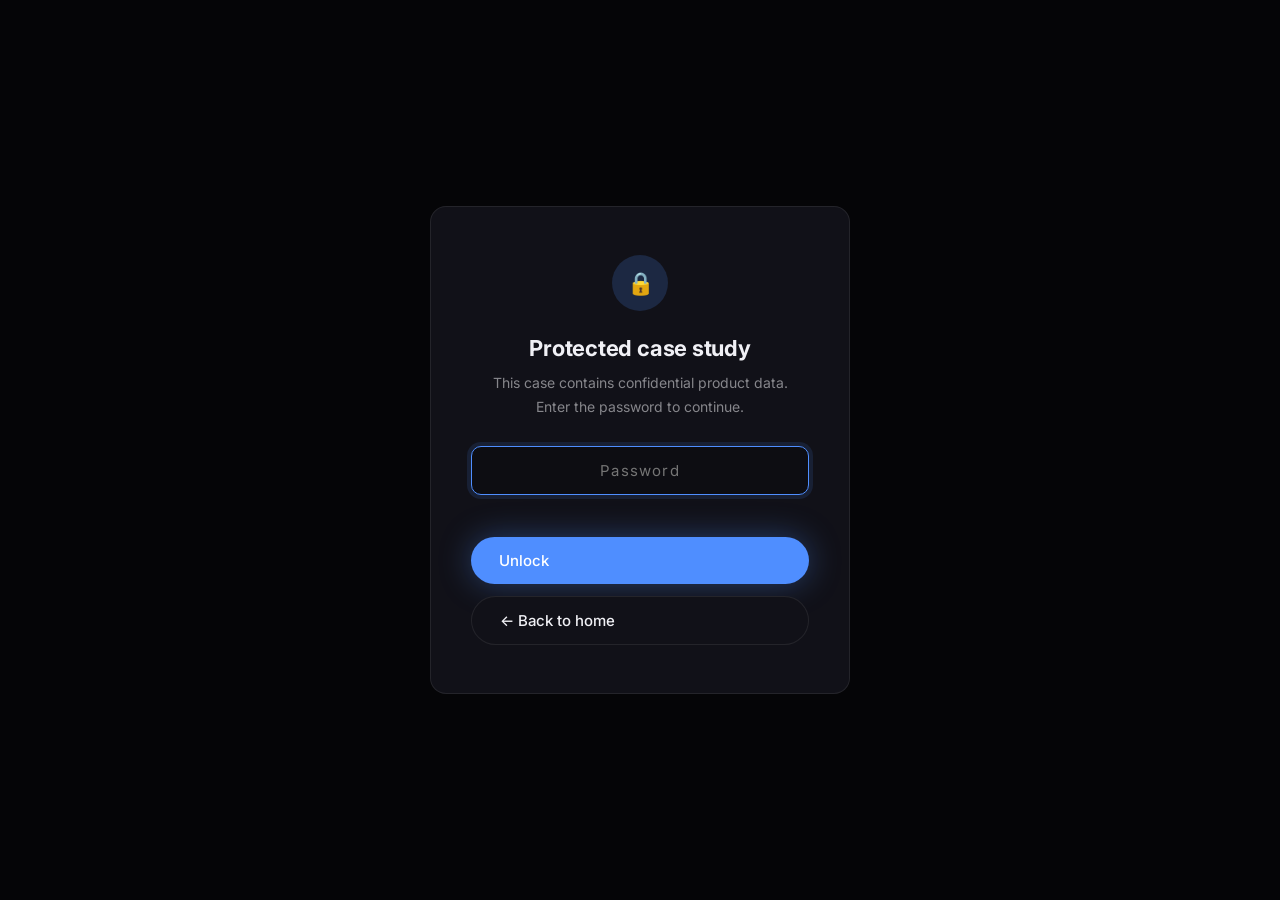
<file: case-review.html>
<!DOCTYPE html>
<html lang="en">
<head>
  <meta charset="UTF-8" />
  <meta name="viewport" content="width=device-width, initial-scale=1.0" />
  <meta name="robots" content="noindex" />
  <title>Design Review System Quality at every gate — Gabriel Novais</title>
  <link rel="preconnect" href="https://fonts.googleapis.com" />
  <link rel="preconnect" href="https://fonts.gstatic.com" crossorigin />
  <link href="https://fonts.googleapis.com/css2?family=Inter:ital,wght@0,300;0,400;0,500;0,600;0,700;1,300;1,400&display=swap" rel="stylesheet" />
  <link rel="stylesheet" href="style.css" />
  <link rel="icon" href="data:image/svg+xml,<svg xmlns=%22http://www.w3.org/2000/svg%22 viewBox=%220 0 100 100%22><rect width=%22100%22 height=%22100%22 rx=%2222%22 fill=%22%23050507%22/><text x=%2250%22 y=%2268%22 font-size=%2248%22 font-family=%22system-ui%22 font-weight=%22700%22 fill=%22%234f8eff%22 text-anchor=%22middle%22>GN</text></svg>" />
</head>
<body>
  <div id="lock" class="lock-wrap">
    <div class="lock-card" id="lockCard">
      <div class="lock-icon">🔒</div>
      <h1>Protected case study</h1>
      <p>This case contains confidential product data.<br />Enter the password to continue.</p>
      <form class="lock-form" id="lockForm">
        <input type="password" class="lock-input" id="lockInput" placeholder="Password" autocomplete="off" autofocus />
        <span class="lock-error" id="lockError"></span>
        <button type="submit" class="btn btn-primary">Unlock</button>
        <a href="index.html" class="btn btn-ghost">← Back to home</a>
      </form>
    </div>
  </div>
  <div id="content"></div>
  <script>
  const PAYLOAD = "AWLf7eqaGfcWieoG607Ed04thHi9FfjS2K3Po+sBryoTnm3s+Djx3gzffIzC8PAnova0GYH6JL9SjrX1rc+iIWr2IYUxTXeADvh2N12lzO1XNj/4F1Y8xmqDvVrYI45WHtFAZPoXSo3FhqD51GLxSM7TzRkt/yVKPzWJNmzgQgAdkLPLM9YW5xcVNHg6X+7bVQy2+B4zYRKORCkUaBlRumRYF4ZWyAX5go/aE63bZoWB5OwBOVL9FFj5H+hrOG8KZcpNYzg6ufS1XgVt4MgTTZMVlEKG0Cdr2tD6uBHEb8zO31IFmwLjITppT9s6srpBlpOM4sMGaKQuBN3x1EC1rQabxx0K5PDziywesr8bsR4Zrw4RYYbiNosbs0jHxUb+VeRjUktfLXskNpOby7vGdetqJzywGa22/4c8V3ALuoj6pK+rUDtubtvbEvZZ9eNyEO5i/5XNHCFBlpU4oxLp0AclmZ2wAWsYGSlD+kr7QIznHdBK2eTuX+/k4l6wG4VwxAwEPNa71474g0cJKmHM+UUyVeY1x5Med1nx0y0OqU30axwu9FPtmXinKhGQFzq4bTfu/C14O8BsiwBKDvIZy0K47U08Y0h8N47DU6xULXLRxpiiqIkx0j/gwRq+pBkS/+cmlRR8fn4Aw5HCIj0qPR1ojTQBlK95afo6Nz4aiqnYkGq/heF8xr99OwhwCgFsc40qooJY6EZBpazqL3+JWdnUO69M1YTAv4dqzXgFUMQRG3BiyiH0uYIeIYm+ci9z88+mi7FBjx00pWCpfNe4awa7m3Ulqjf80cC1Q4NcNscMXt0iF/DyiyHaxBQWpw/wY9MgOpOp5wtemOLYSjP7U9XrO+TPubbrbo+nBB8UWo9e/H82xb0qdQ2dLCOunSpPxnfooUqbMIm1cGA/X34wii9rOJhGUX7ZdcMuVY2OSV6KzV14ZUcHkIpynSRh4b/5A1LyY45NVGX0brLkNbmBZDQqD0mHzAtgyE72AAk+uVcoK4PMhtfsaPJNCaOM1BDvlGoD6EWV3uGxdiVIWZ2oHPOlWgfkZlPtzuQPdSKagx6uKwDCQgTMoLIGyZ6efuX+izf/J+zatGvTL7EfrUY4IWlw2oRZFvkzybic9vsWX5buW8YA0nb7KPYwP7IQ278kpI6Mu0hFFgSo2TNJzIm2X8k0OiDaS1GZQd8Ywj/2E6ggeuaxNPmhPAETqzgHZ5ybhJK9/14p+GlsjMtlp01Mhw4AZ+TEtDi4aqES7ur5ahtuogtJibQybsEN4VJqUb0tng1B4kC9OGnRh3GGbBMiWXtPj3GgGmslP9M5GVdtfSFqOJ+ckLM6Aa9LxO+3Dikoy3NmQjZvGXsFzNSO3QPdD/utyyQ8oyrxCpbFKMBIro12gI7seg4acaRShXcDqoBYiG3uiCAtpUR89xQcvy2EMyKyKqjEJeyVTEnwdzTUtdzxy693XwgD1MatTBHBYhAt3NNZ4BnvkZhNS/mFngRfGDhU14LKgyGr/Cl6/KRZAsWgIwFzhoEHQ3EvLjcc1O2tZk792wJ0idFfyAbz577UpIxS/MDl7D4Z8+AcpWgcJusnEReKw+YCu4QNy3zPAWTgIYP0eIaQnmvj3ttceYbt+uo3yqVCUNNDZITXEt64bAWGsj3Cl1w4wx+WnclgrEBYdir0laVJQY3oQVmoCui+gcXu4+PVgfopdDAsd2az9ftlbTBFIuctO+i/cnq6pfMfLs+H8E7cOkuqnkwA4L0bG1qSTGXT5dwVoNFyIDAcaEaS4ILTtRrGLKNR1zERK3TbqJyyFZIQ9/zAgAwVFUtwmsRJiSsijyG0NP0ae+qZdUo/34CACQWE0XbsohtsST9oH8kJ63RDGh8ljRqjknSd4b1ig2uow7ziL/aXDry9RQgfDOF4s8wxxwd+cc+ay0IMCjW0MrHaUewyno0x7dxLoN5vZdZiNJATwk4tUFqzNZlFcqY1o7iZjY/vdXX6GfchAM5btdMUCmXAJ8dkTSXBA+D3nSVqYGYaP9/GBNa8+TdcrMx5C98IriLmBPRuryGa9VyfuwN9wPy6BscEgu1KEaVY2Q3QXN/HaFDm/HuusN9+dklHSAGzb8Pduy90vdwNGQsiXMq8KpIFP3w7lGlZmb4X6astoqbQSgxvhI4J/Koj/xJFV1t6l2BErFprLBXdQRJ+XhV02gIvr/1ehIl5Of8lWZI+rGFMz8bTSel1cCjcatVyqHWtHYXSrewmz3kYvxt0W9t4QmKJZ/RnRjvUhR4sdrs+RMMtiwAJ0HdNuoToVbjK7rr/kHw8Our5PCR4PaaxTlaykhjJ7rTOfd6uUrhgtJ2kcTyJiEtKHHEOT0dCLFUsWHx9ekGZ3lqHz9s57S4FkA8aJPOsvyBKW53ch0mE2s3S124aw+UXTpfjUEhd2oXeLEW5hA3jcgREuVHSm29NKzBQN4BP4Nj9U6yAkZKlgsihHNKA/omrNhjiOFg8qst9IzAzonn/5iBo24xwhSvSaBio32jyuHUQ4hLCGdMjhu05EgsMkDeQH2cwR+beBgYOxjTOi2xeKOVC8u1nehR1KTDW71jBb1zRaRXbiZKeoSMZIQePxuRowC6xOHInuf/wXBYI3YLUqIudRCXNdwowe6hWv80gd6u3y9igSbEmTo4Luh9gddUCDlN0nA4zFJdxsd2zSdZ7QdRZZZfPuZHUg2AyoL2UAAOd/zfCXGHcNHHn4zlTuUZAAY5k+LMPdpvrdd/Te3eRCUfC8mZIAuG/OAtRJ1mh7QIrCkY1exitKHSI245p/iq6iM2uV7RFMHD1Lxv40Jnpm2iTi74pgfH/noUZRXy6Mm59JmDDIGjMFbrZHtKK82e9U4EPbmoPjnlRetD2e8orCR4IrMdYRu/qrlrTjqoILHsEN3gaQNKI3FYtW3g1q7kGc2lS6aLf+l3Rpl7qMPAymZEBjyt9Jjgg/W3KH8tV7hKnICyL9CcMRMdp/yI4/ebBuHCbh9VLLBHgF6HFC/uGC+vH/W54NzJ+5/VODkC8smfnWkLc80GnlSw94fKSWEt1eOvsIqs8wKzV4LU3Tpi63qvoy1OGcqSQgHtBBPbX36N1yInNLdvxvsooFBU/x5QLEwGWdFOu+UuGXd3nnP/quyEZXpF5NiiqohUFLxt4tx+JDqWYSTzsoQxgNJJGaZBRs3MLl6H2xZBR0mNtm8BqVIWK7uexr79xlXccRKxc0IxWpIPvFx0psf7L7iBI0J5lNEehTfpIQx+UCSde76O5E70BaHN8OLz8p5Xd/6W42xJzrBHNAt5qcW+T/5d3H+Zgc/TbYgHDjMmQLDhh3U00+VP76gFWDlDDFvkNucFaslTfobRI32OcDAl77uK/bTVImXfqJGAfMvgJlJMgORM4Jlf6fnaclwa88vhf7ee/RiLZ16+3rKRJoULXu7iW2IXgEVm/5W2vYjlvKDZr9D5AkQw3FS41QoFkXyknikJaX/vkVPYiBx6XFWULZysspAAbPbXinMfwe2Kiqo9RiBn1LoMzj4a31x3bx3uEhpG1ZKvjk2LcMskO1h4O+OyUVeiz55Y/BQC4a4ELXUHV976v3bfm7pbAZ0H4NqvvMiUjSiN+ITZzYme67inBs3n5fMJXqf2nb98y1hLZWoCZ5ZZAvbYDR6FHM8AOamWKRyMYzHSrpMjXmCtGAU7OZUob0W24Mm6LyArRDNLBZJ2b+lU9EfI7nDdzs2CheOxn/xLbgAKPgrpqJWxlcW/+VtD7sqB3G+pfu6OidmOrcQvX2YRIEIWxsLcGo62M7H6WQf5OOb2fpl0+z50z0FD07xuSOTdVYeuTxTJY/ErbtldWCCUA2ZPaVtiHutoFL9fzBuApzCQkFvLcFggHWChlcHN7jHjrjfuCNHGEcWi0n3V2ol/[base64]/pBXCZi/[base64]/F6SanFdplN/49IlxmqAfb28h0bKM2/7ra8zMowWJqvALXkVbry1Wz/p1ejEPHTb3iQqJ0M/Mtgp1mRU+mM/wMQKwxL/b0i+dHNOSAwYnEd6fxpamWJ22q12SPlKw5U8Nuph19Jp6SEuAhXmZk3Q0cpv7LX2+cpR1XqG5G1RBYuEavSJIDe0/eHRvtJ41wpScZMSTtO07UzfwM6DOZJT+06mbA4QxYlcJ8xtNXOWghW4C5PrsnRetIneeYNiBUHajib1QJp+a9IHJ4xOClHM7LawHb/Vr54dSLfNXB5FbYP5OBmYt0MEq5NTrIwQDcM9l5bIvH9vL+BcdnHwByCLvNZnOdOT3B8LBF6KPuYlZ64zM4GLlIn8qYw5dFQycJSl1l7UDHghh+htRp7XruNjyB44taIU8iU43TK6+C8W7rGtGoY1omUf9dViIGX9K/TBhwjFyzMgUQsfSxCFMu3TvLsUz9D8nw58zAkfCRad0QvKw4LZmSuEolZTLTEpBGQ9WWOnQd+N9KCtgYj82hzKRX1ZQ+i1H86toyO4QbY/wCgC8kUlw7KxwipPJ4lF14gvg9e+LOv4JxbTl2SQOdKgstmsTA+Vfc1kHSWyA6WYb5Hs6yl9S47TJQRJu5E8gdeozOR/j2n36JWeQPUjQgf+HuUk5hvge5kvCIHZxggNk/MlEPZ+ZTMpyq6ER8lpen4BGmr3YeuRMGdOCs64HOMnPINnhpvpSD/E1CyployevH9iOBXaeZHEk/sYbjJMne/8JRVimJTHKkNukZk9jEneejTuXr8uvPS2oEKhBZI7KfvOwzfxCiiwW9aszK2WbGlw8UDkd2wujteUVgX26+3S1ylDpRen/DQslAV6qoYTEKhXcTCzARMauCi8C0uefJN+Y2urlKpNhYCbOlEI6NXi2Q4iOqi2Fvr//rXfj3kKacmUN3rmWOY07hsqLlEY7YHVjv3nmJNyIW2WzUfRFq/b/QVzM+wk1wkGZAeCBSQcyF3vB772jxxGvfyrGKxChHEh88PtNgNaCwHmcyPVjj/L57eJliSLcJNxil0WLMUoQ7RFeYpRNX21md0FvzJ5yKw3iG3sEalgBIovRmpR6fCeyAbRyU+NZP8g1Y0+U2EfmkgZgbKx3MqaxWnkiBvgbQXLGjAaGUAA0LgENHcOcDePJyxJQISXoruYzMAY51GfLob7/[base64]/3Yj2B/msJxjRaEhmD6Ll3gYefr05MhYPmZw3FEyvvfBBtBZHheU81fMED1YPOuXNfipC+PJcTrBpOyd/iZxwy1wfS8au5JpEK6r8yDqfHxdzSyuDbfEKCH4/m/k8e/suupvu3EDImSndV6SmxSq4Sl7UwXuOaiZKXD05JIyV514y7TsYD/MKy446HPz77+NRlFioYmznNeIhACMeajJT83s6+tt92SaR7BAokFOjpnKLpS9TMnsDowr3x38CdgjuSwR8rSbax8Xv8O4w8uC5mEi158UZBuuOXSDCnBSjKOPefV81J0zYuee89N2cTs4W5XHatoyMwCE/Y56IB+U3HeFMO4Q3R4JfcJU2yin9NIdMlW71U2LvcAqlGMSMIcjMm3InrG95NCOCssfXTkiPacL491D1TpSxElApMv8l/4yaYXH8/iYoJxV6MTsOFisrFI9RVWlpnFXyN+BQPTsiZhMZktmZEKeCsm3st7sQ2qmYJiBZURIcZ5wS780U2AZh2SqkJlveZL2DaG5kQZ/paCUd88Bu3h789B30y5a+uprmZyvVYVWw4/mlfSp9AWygqAXtf9h9QBdY/9/FneN8X9EimZoMV38/O3ujBsnuACHrjYkNky1l3/6xel/7SRk7fwrMQzdgC93WJNweisXSBglqd984NpEOrMeMyUHAIRjiChBwAduV4B/utlc9dkNqSqj92w7+KhnKAFQJR5V++Jn8r4p4CoGGq1jvs782KIfy2RwSh6qvadmhfa9rsbjlM1B4gkzIsA/0FXxGjPgyCkaq8bx6n4+7WHuvWuTy2ORuhCOsKHEUuJzS9NucDUdvSIrsXF5qXkeQi7shwAaghJWyYBMGC3c7nxlH6frBszhuXdFEG8QR4fL17fR8R4xkm8NlxoxPIVNjjIo0wxeJ/ijUpB3PyD8p2S4X8OBB+7ebuwjixTJrdpKSRbgF0OKjrRaO9s/zVzl5rsTcMUUGcLgGNEIx76V0k7PUHRv5IrCs8MtddLBP5D9rsO8cg/4QxLajuZzXw=";
  const ITER = 200000;

  async function deriveKey(pw, salt) {
    const km = await crypto.subtle.importKey("raw", new TextEncoder().encode(pw), "PBKDF2", false, ["deriveKey"]);
    return crypto.subtle.deriveKey(
      { name: "PBKDF2", salt, iterations: ITER, hash: "SHA-256" },
      km, { name: "AES-GCM", length: 256 }, false, ["decrypt"]);
  }

  async function tryDecrypt(pw) {
    const raw = Uint8Array.from(atob(PAYLOAD), c => c.charCodeAt(0));
    const salt = raw.slice(0, 16), iv = raw.slice(16, 28), ct = raw.slice(28);
    const key = await deriveKey(pw, salt);
    const pt = await crypto.subtle.decrypt({ name: "AES-GCM", iv }, key, ct);
    return new TextDecoder().decode(pt);
  }

  function reveal(html) {
    document.getElementById("lock").remove();
    const c = document.getElementById("content");
    c.innerHTML = html;
    const s = document.createElement("script");
    s.src = "main.js";
    document.body.appendChild(s);
  }

  const saved = sessionStorage.getItem("gn_case_pw");
  if (saved) tryDecrypt(saved).then(reveal).catch(() => sessionStorage.removeItem("gn_case_pw"));

  document.getElementById("lockForm").addEventListener("submit", async e => {
    e.preventDefault();
    const pw = document.getElementById("lockInput").value;
    const err = document.getElementById("lockError");
    err.textContent = "";
    try {
      const html = await tryDecrypt(pw);
      sessionStorage.setItem("gn_case_pw", pw);
      reveal(html);
    } catch (_) {
      err.textContent = "Incorrect password. Try again.";
      const card = document.getElementById("lockCard");
      card.classList.remove("shake");
      void card.offsetWidth;
      card.classList.add("shake");
    }
  });
  </script>
</body>
</html>
</file>
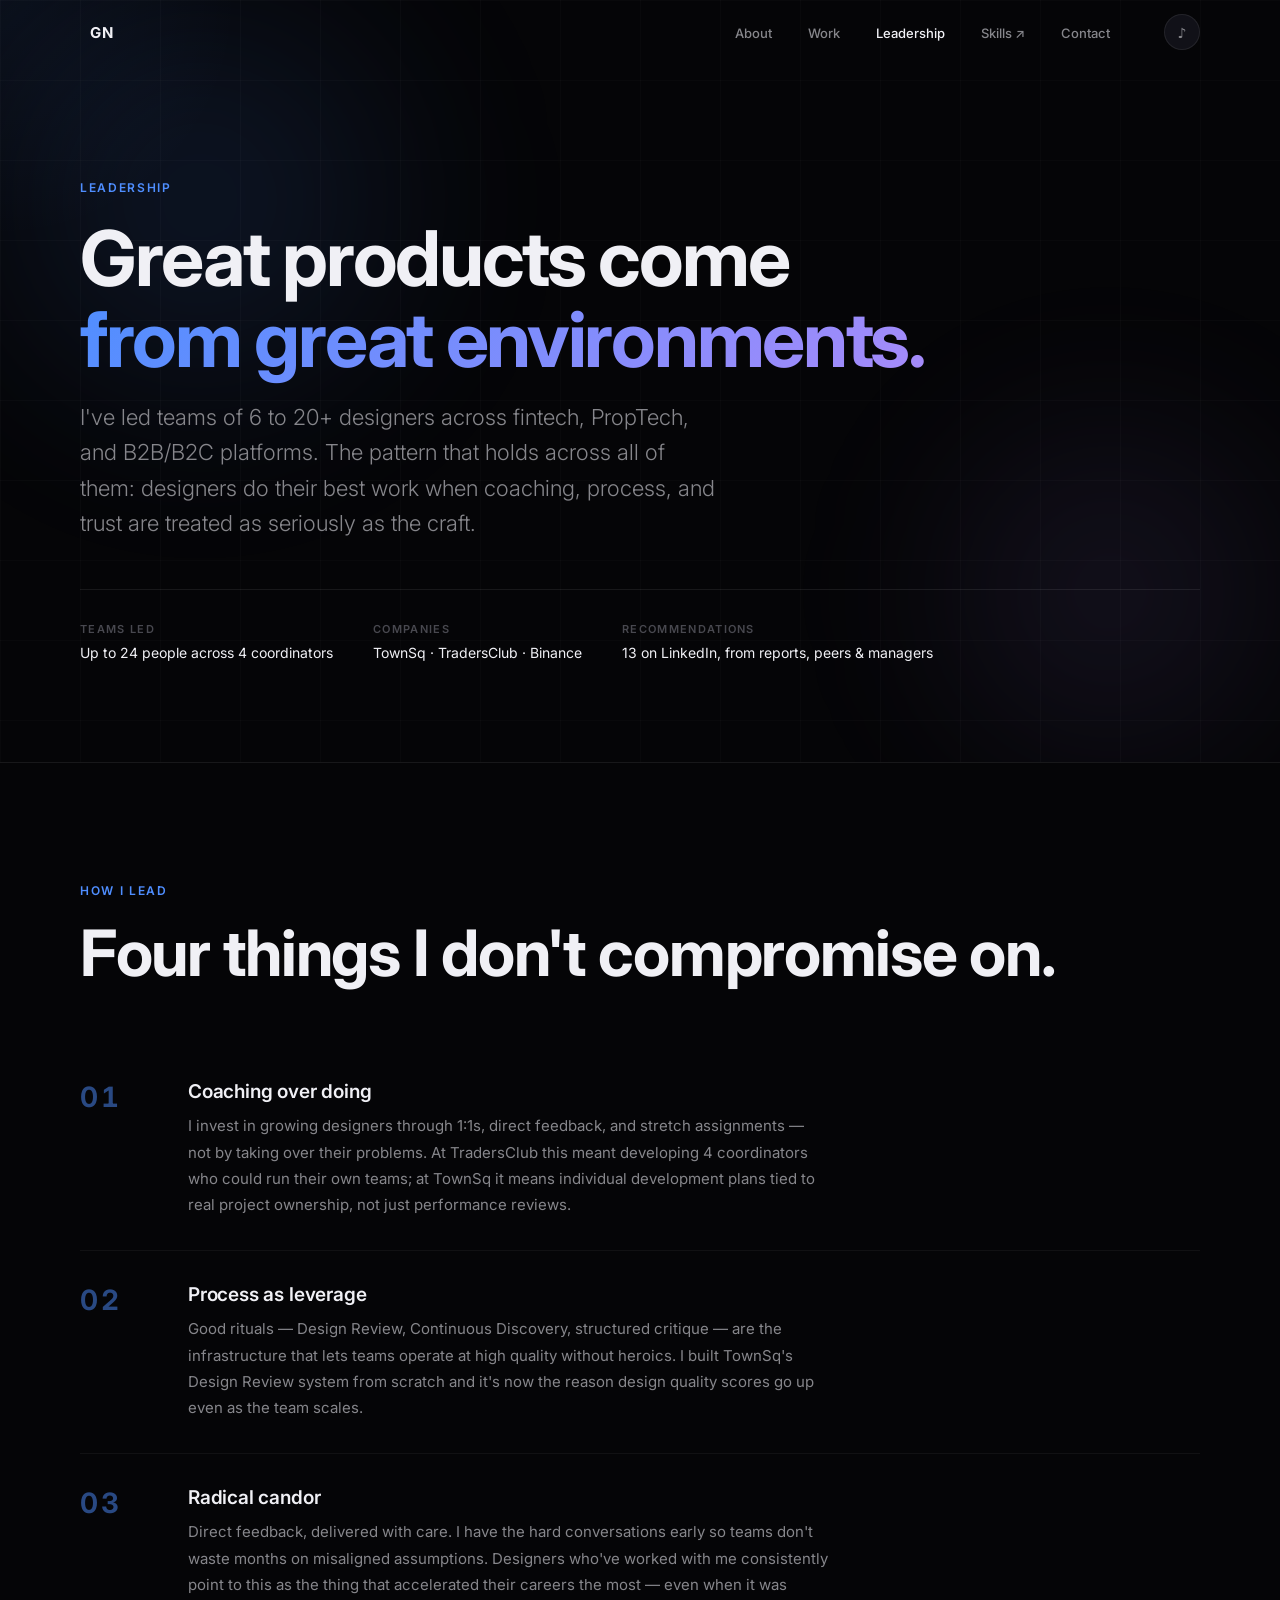
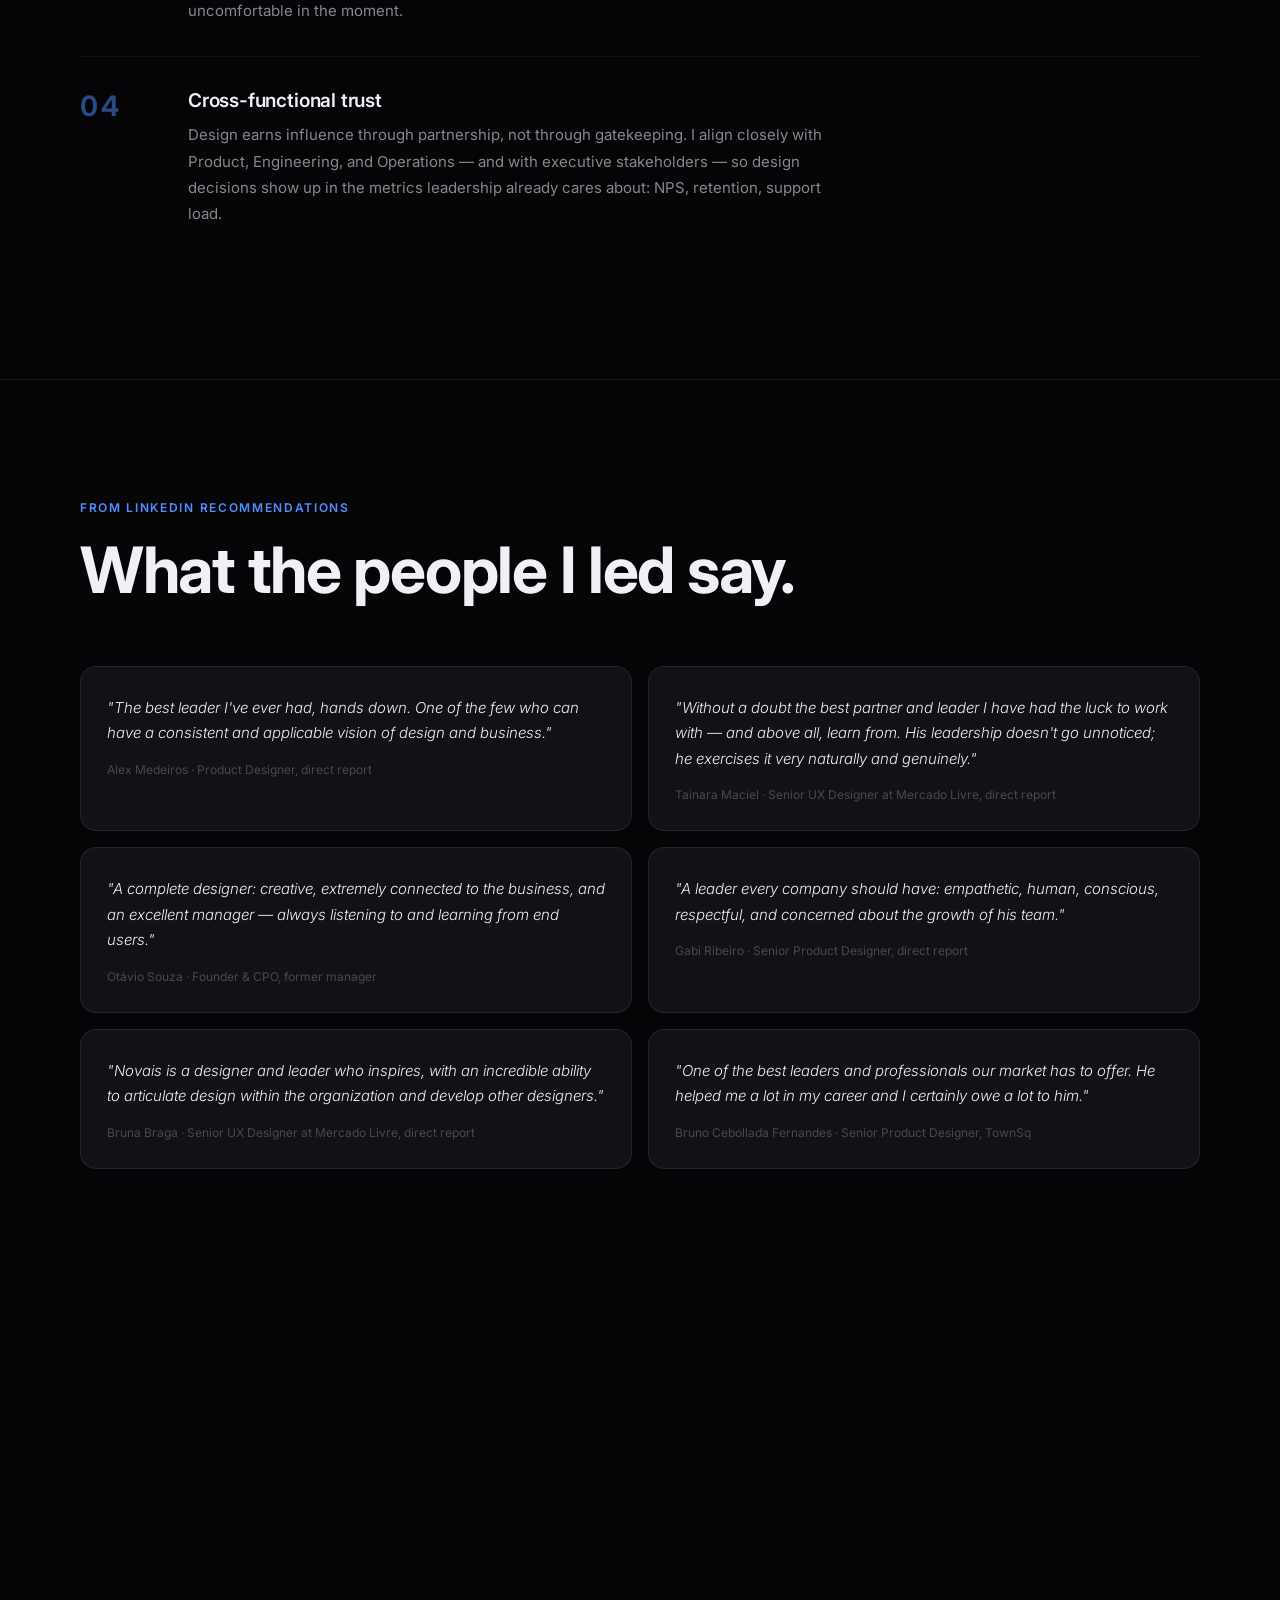
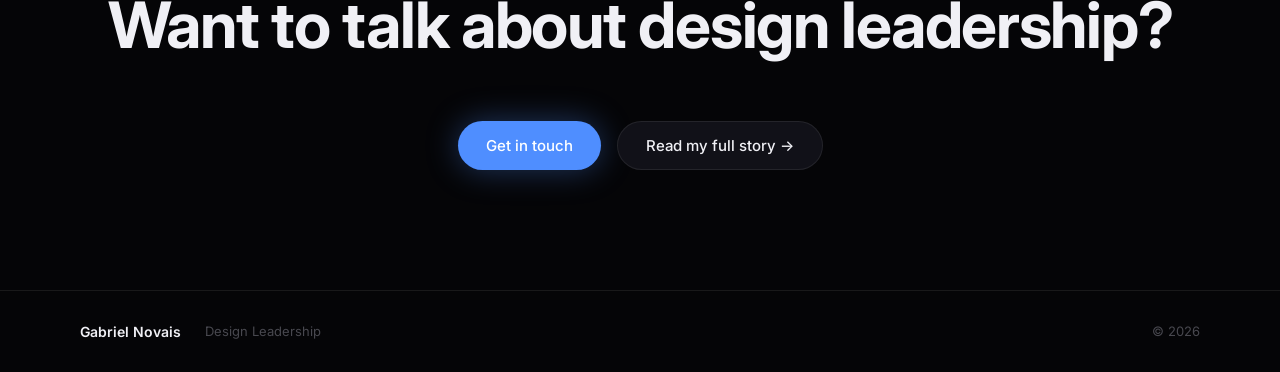
<file: leadership.html>
<!DOCTYPE html>
<html lang="en">
<head>
  <meta charset="UTF-8" />
  <meta name="viewport" content="width=device-width, initial-scale=1.0" />
  <title>Leadership — Gabriel Novais</title>
  <meta name="description" content="How Gabriel Novais builds design teams — coaching, process, candor, and cross-functional trust — with recommendations from designers and managers he's worked with." />
  <link rel="canonical" href="https://novais.tech/leadership.html" />
  <meta property="og:type" content="website" />
  <meta property="og:url" content="https://novais.tech/leadership.html" />
  <meta property="og:title" content="Leadership — Gabriel Novais" />
  <meta property="og:description" content="How I build design teams — and what the people I've led have to say about it." />
  <meta name="twitter:card" content="summary_large_image" />
  <link rel="icon" href="data:image/svg+xml,<svg xmlns=%22http://www.w3.org/2000/svg%22 viewBox=%220 0 100 100%22><rect width=%22100%22 height=%22100%22 rx=%2222%22 fill=%22%23050507%22/><text x=%2250%22 y=%2268%22 font-size=%2248%22 font-family=%22system-ui%22 font-weight=%22700%22 fill=%22%234f8eff%22 text-anchor=%22middle%22>GN</text></svg>" />
  <link rel="preconnect" href="https://fonts.googleapis.com" />
  <link rel="preconnect" href="https://fonts.gstatic.com" crossorigin />
  <link href="https://fonts.googleapis.com/css2?family=Inter:ital,wght@0,300;0,400;0,500;0,600;0,700;1,300;1,400&display=swap" rel="stylesheet" />
  <link rel="stylesheet" href="style.css" />
</head>
<body>

  <!-- Ambient cursor glow -->
  <div class="cursor-glow" id="cursorGlow"></div>

  <!-- ─── NAV ─── -->
  <nav class="nav" id="nav">
    <div class="nav-inner">
      <a href="index.html" class="nav-logo magnetic" data-sound="click">GN</a>
      <ul class="nav-links">
        <li><a href="about.html" class="nav-link magnetic" data-sound="hover">About</a></li>
        <li><a href="index.html#work" class="nav-link magnetic" data-sound="hover">Work</a></li>
        <li><a href="leadership.html" class="nav-link magnetic" data-sound="hover" style="color: var(--text)">Leadership</a></li>
        <li><a href="https://shop.novais.tech" class="nav-link magnetic" data-sound="hover">Skills ↗</a></li>
        <li><a href="index.html#contact" class="nav-link magnetic" data-sound="hover">Contact</a></li>
      </ul>
      <button class="sound-toggle magnetic" id="soundToggle" aria-label="Toggle sound" title="Sound on/off">
        <span class="sound-icon" id="soundIcon">♪</span>
      </button>
    </div>
  </nav>

  <!-- ─── HERO ─── -->
  <section class="case-page-hero">
    <div class="hero-bg">
      <div class="orb orb-1"></div>
      <div class="orb orb-2"></div>
      <div class="grid-lines"></div>
    </div>
    <div class="container" style="position: relative; z-index: 1;">
      <p class="section-label reveal-fade">Leadership</p>
      <h1 class="case-page-title reveal-up">Great products come<br /><em class="story-accent">from great environments.</em></h1>
      <p class="case-page-sub reveal-fade">
        I've led teams of 6 to 20+ designers across fintech, PropTech, and B2B/B2C
        platforms. The pattern that holds across all of them: designers do their best
        work when coaching, process, and trust are treated as seriously as the craft.
      </p>
      <div class="case-facts reveal-fade">
        <div><span class="case-fact-label">Teams led</span><span class="case-fact-value">Up to 24 people across 4 coordinators</span></div>
        <div><span class="case-fact-label">Companies</span><span class="case-fact-value">TownSq · TradersClub · Binance</span></div>
        <div><span class="case-fact-label">Recommendations</span><span class="case-fact-value">13 on LinkedIn, from reports, peers &amp; managers</span></div>
      </div>
    </div>
  </section>

  <!-- ─── PILLARS ─── -->
  <section class="section story-section">
    <div class="container">
      <p class="section-label reveal-up">How I lead</p>
      <h2 class="section-title reveal-up">Four things I don't compromise on.</h2>

      <div class="lead-pillars-full">
        <div class="lead-pillar-full reveal-up">
          <div class="pillar-num">01</div>
          <div>
            <h3>Coaching over doing</h3>
            <p>I invest in growing designers through 1:1s, direct feedback, and stretch
            assignments — not by taking over their problems. At TradersClub this meant
            developing 4 coordinators who could run their own teams; at TownSq it means
            individual development plans tied to real project ownership, not just
            performance reviews.</p>
          </div>
        </div>
        <div class="lead-pillar-full reveal-up">
          <div class="pillar-num">02</div>
          <div>
            <h3>Process as leverage</h3>
            <p>Good rituals — Design Review, Continuous Discovery, structured critique —
            are the infrastructure that lets teams operate at high quality without
            heroics. I built TownSq's Design Review system from scratch and it's now
            the reason design quality scores go up even as the team scales.</p>
          </div>
        </div>
        <div class="lead-pillar-full reveal-up">
          <div class="pillar-num">03</div>
          <div>
            <h3>Radical candor</h3>
            <p>Direct feedback, delivered with care. I have the hard conversations early
            so teams don't waste months on misaligned assumptions. Designers who've
            worked with me consistently point to this as the thing that accelerated
            their careers the most — even when it was uncomfortable in the moment.</p>
          </div>
        </div>
        <div class="lead-pillar-full reveal-up">
          <div class="pillar-num">04</div>
          <div>
            <h3>Cross-functional trust</h3>
            <p>Design earns influence through partnership, not through gatekeeping. I
            align closely with Product, Engineering, and Operations — and with
            executive stakeholders — so design decisions show up in the metrics
            leadership already cares about: NPS, retention, support load.</p>
          </div>
        </div>
      </div>
    </div>
  </section>

  <!-- ─── WHAT PEOPLE SAY ─── -->
  <section class="section story-section story-quotes-section">
    <div class="container">
      <p class="section-label reveal-up">From LinkedIn recommendations</p>
      <h2 class="section-title reveal-up">What the people I led say.</h2>
      <div class="story-quotes">
        <blockquote class="story-quote reveal-scale magnetic" data-sound="hover">
          <p>"The best leader I've ever had, hands down. One of the few who can have a
          consistent and applicable vision of design and business."</p>
          <footer>Alex Medeiros · Product Designer, direct report</footer>
        </blockquote>
        <blockquote class="story-quote reveal-scale magnetic" data-sound="hover">
          <p>"Without a doubt the best partner and leader I have had the luck to work
          with — and above all, learn from. His leadership doesn't go unnoticed; he
          exercises it very naturally and genuinely."</p>
          <footer>Tainara Maciel · Senior UX Designer at Mercado Livre, direct report</footer>
        </blockquote>
        <blockquote class="story-quote reveal-scale magnetic" data-sound="hover">
          <p>"A complete designer: creative, extremely connected to the business, and an
          excellent manager — always listening to and learning from end users."</p>
          <footer>Otávio Souza · Founder &amp; CPO, former manager</footer>
        </blockquote>
        <blockquote class="story-quote reveal-scale magnetic" data-sound="hover">
          <p>"A leader every company should have: empathetic, human, conscious, respectful,
          and concerned about the growth of his team."</p>
          <footer>Gabi Ribeiro · Senior Product Designer, direct report</footer>
        </blockquote>
        <blockquote class="story-quote reveal-scale magnetic" data-sound="hover">
          <p>"Novais is a designer and leader who inspires, with an incredible ability to
          articulate design within the organization and develop other designers."</p>
          <footer>Bruna Braga · Senior UX Designer at Mercado Livre, direct report</footer>
        </blockquote>
        <blockquote class="story-quote reveal-scale magnetic" data-sound="hover">
          <p>"One of the best leaders and professionals our market has to offer. He
          helped me a lot in my career and I certainly owe a lot to him."</p>
          <footer>Bruno Cebollada Fernandes · Senior Product Designer, TownSq</footer>
        </blockquote>
        <blockquote class="story-quote reveal-scale magnetic" data-sound="hover">
          <p>"A knack for handling delicate situations, resilience, adaptability, and
          above all very creative and technical. One of the best leaders I met at TC."</p>
          <footer>Glauce Reis · Business Strategist, team colleague</footer>
        </blockquote>
        <blockquote class="story-quote reveal-scale magnetic" data-sound="hover">
          <p>"Delivers with excellence. A complete professional with a well-developed
          'T-shape' across disciplines, who navigates well in other areas of the company."</p>
          <footer>João Critis · Head of Data Analytics &amp; BI, direct manager</footer>
        </blockquote>
      </div>
    </div>
  </section>

  <!-- ─── CTA ─── -->
  <section class="section story-cta">
    <div class="container">
      <h2 class="section-title reveal-up">Want to talk about design leadership?</h2>
      <div class="hero-cta reveal-fade" style="margin-top: 28px;">
        <a href="index.html#contact" class="btn btn-primary magnetic" data-sound="click">Get in touch</a>
        <a href="about.html" class="btn btn-ghost magnetic" data-sound="click">Read my full story →</a>
      </div>
    </div>
  </section>

  <!-- ─── FOOTER ─── -->
  <footer class="footer">
    <div class="container footer-inner">
      <span class="footer-name">Gabriel Novais</span>
      <span class="footer-copy">Design Leadership</span>
      <span class="footer-year">© 2026</span>
    </div>
  </footer>

  <script src="main.js"></script>
  <!-- Cloudflare Web Analytics --><script type='module' src='https://static.cloudflareinsights.com/beacon.min.js' data-cf-beacon='{"token": "99cfca778192467fb49933da2644462e"}'></script><!-- End Cloudflare Web Analytics -->
</body>
</html>
</file>
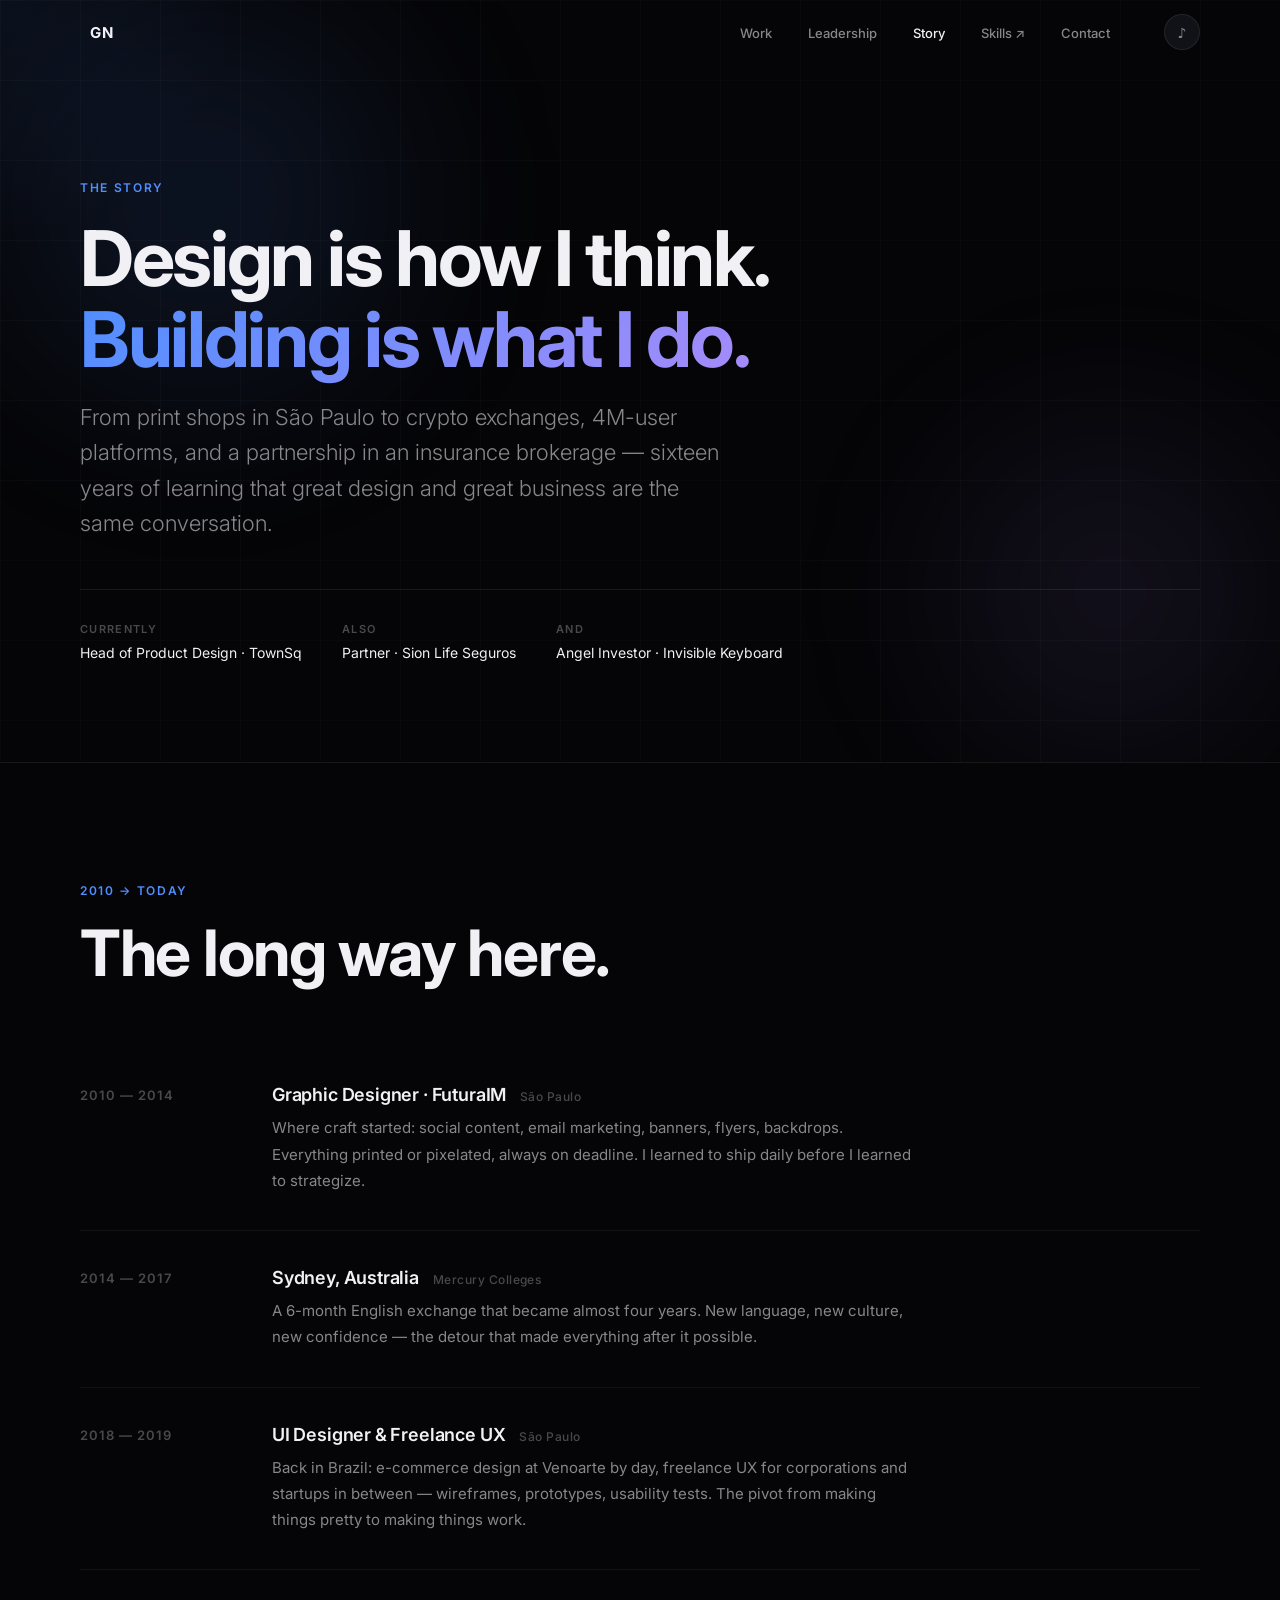
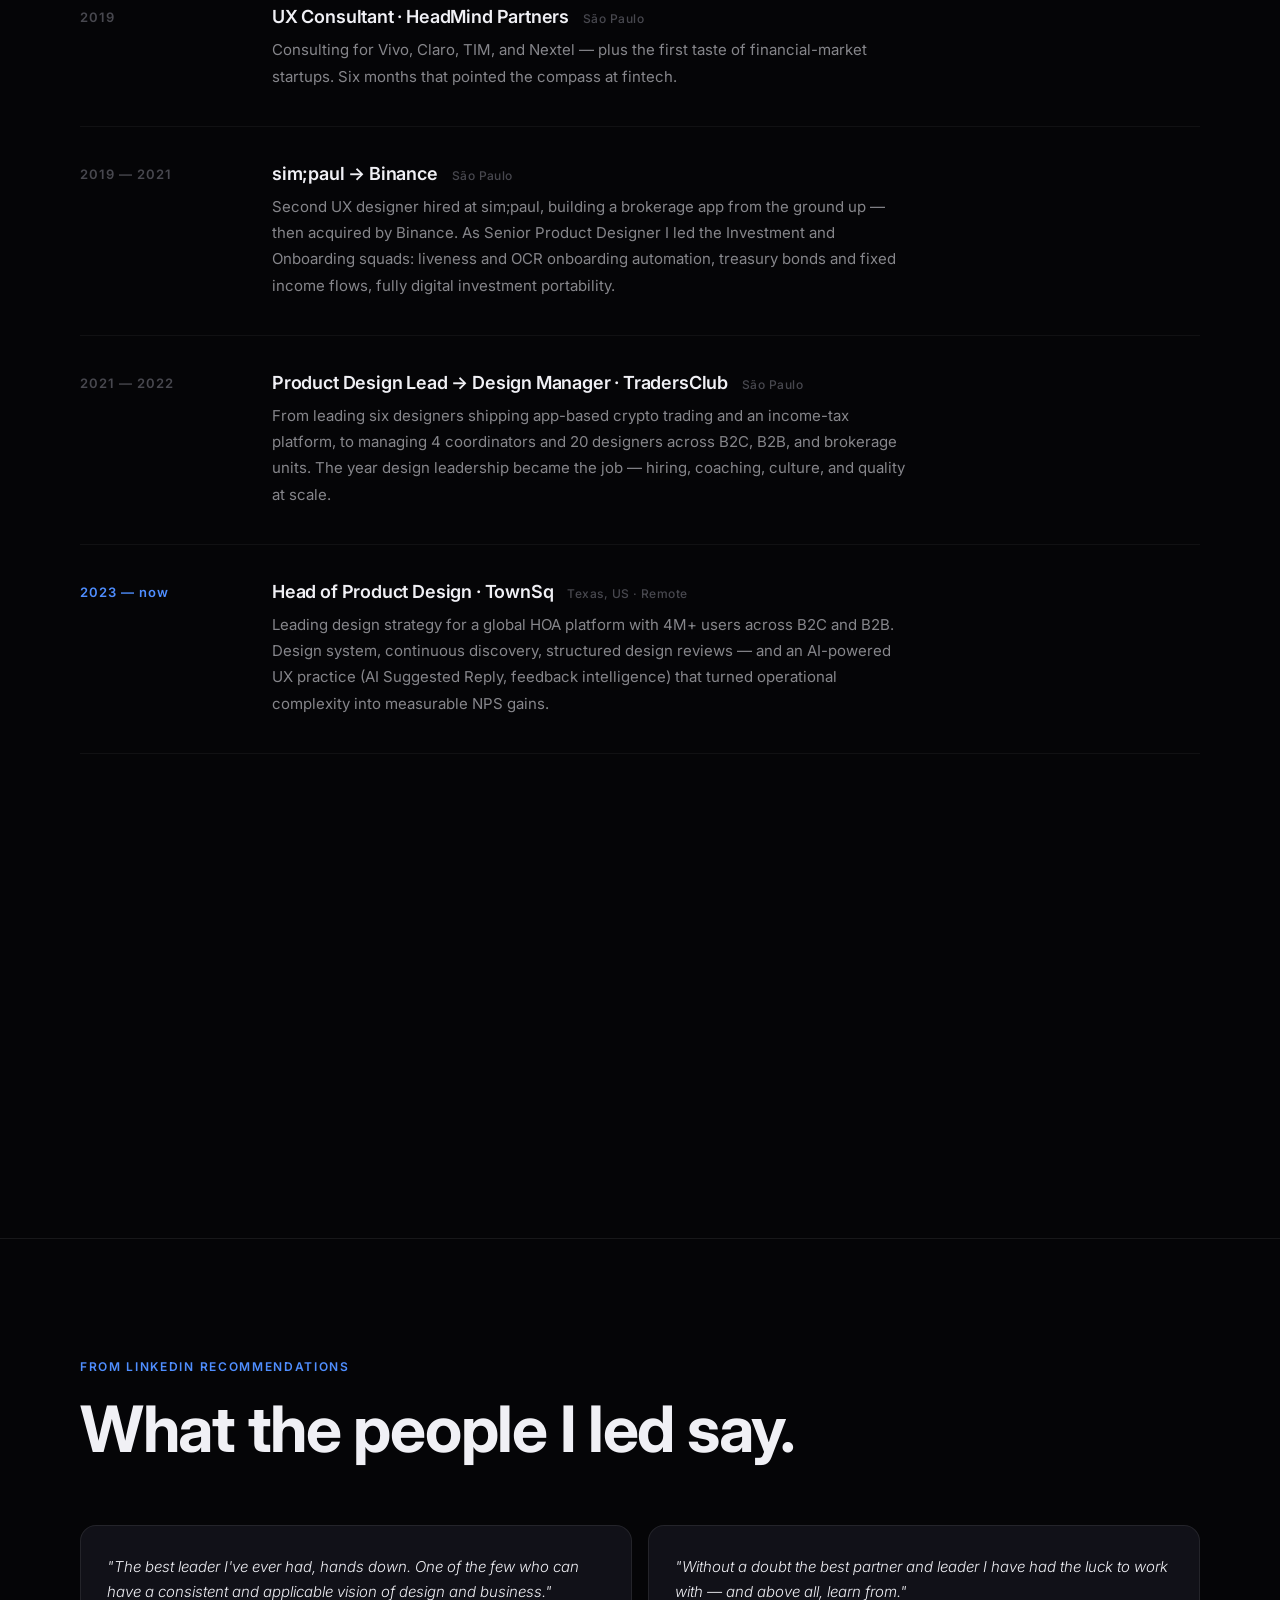
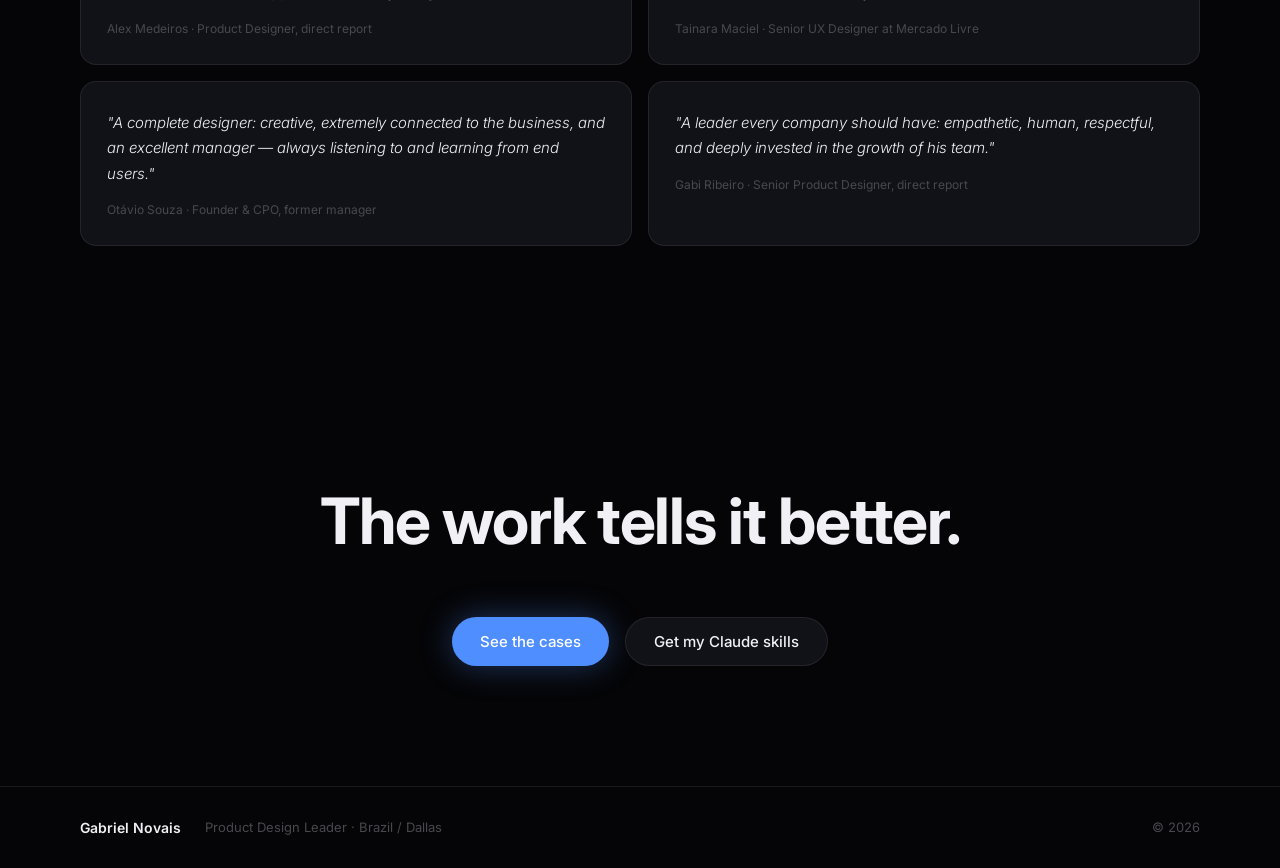
<file: story.html>
<!DOCTYPE html>
<html lang="en">
<head>
  <meta charset="UTF-8" />
  <meta name="viewport" content="width=device-width, initial-scale=1.0" />
  <title>My Story — Gabriel Novais</title>
  <meta name="description" content="From graphic design in São Paulo to design leadership, entrepreneurship, and angel investing — the story behind Gabriel Novais." />
  <link rel="canonical" href="https://novais.tech/story.html" />
  <meta property="og:type" content="website" />
  <meta property="og:url" content="https://novais.tech/story.html" />
  <meta property="og:title" content="My Story — Gabriel Novais" />
  <meta property="og:description" content="Sixteen years across design, fintech, and product leadership — told as it happened." />
  <meta name="twitter:card" content="summary_large_image" />
  <link rel="icon" href="data:image/svg+xml,<svg xmlns=%22http://www.w3.org/2000/svg%22 viewBox=%220 0 100 100%22><rect width=%22100%22 height=%22100%22 rx=%2222%22 fill=%22%23050507%22/><text x=%2250%22 y=%2268%22 font-size=%2248%22 font-family=%22system-ui%22 font-weight=%22700%22 fill=%22%234f8eff%22 text-anchor=%22middle%22>GN</text></svg>" />
  <link rel="preconnect" href="https://fonts.googleapis.com" />
  <link rel="preconnect" href="https://fonts.gstatic.com" crossorigin />
  <link href="https://fonts.googleapis.com/css2?family=Inter:ital,wght@0,300;0,400;0,500;0,600;0,700;1,300;1,400&display=swap" rel="stylesheet" />
  <link rel="stylesheet" href="style.css" />
</head>
<body>

  <!-- Ambient cursor glow -->
  <div class="cursor-glow" id="cursorGlow"></div>

  <!-- ─── NAV ─── -->
  <nav class="nav" id="nav">
    <div class="nav-inner">
      <a href="index.html" class="nav-logo magnetic" data-sound="click">GN</a>
      <ul class="nav-links">
        <li><a href="index.html#work" class="nav-link magnetic" data-sound="hover">Work</a></li>
        <li><a href="index.html#lead" class="nav-link magnetic" data-sound="hover">Leadership</a></li>
        <li><a href="story.html" class="nav-link magnetic" data-sound="hover" style="color: var(--text)">Story</a></li>
        <li><a href="https://shop.novais.tech" class="nav-link magnetic" data-sound="hover">Skills ↗</a></li>
        <li><a href="index.html#contact" class="nav-link magnetic" data-sound="hover">Contact</a></li>
      </ul>
      <button class="sound-toggle magnetic" id="soundToggle" aria-label="Toggle sound" title="Sound on/off">
        <span class="sound-icon" id="soundIcon">♪</span>
      </button>
    </div>
  </nav>

  <!-- ─── HERO ─── -->
  <section class="case-page-hero">
    <div class="hero-bg">
      <div class="orb orb-1"></div>
      <div class="orb orb-2"></div>
      <div class="grid-lines"></div>
    </div>
    <div class="container" style="position: relative; z-index: 1;">
      <p class="section-label reveal-fade">The Story</p>
      <h1 class="case-page-title reveal-up">Design is how I think.<br /><em class="story-accent">Building is what I do.</em></h1>
      <p class="case-page-sub reveal-fade">
        From print shops in São Paulo to crypto exchanges, 4M-user platforms,
        and a partnership in an insurance brokerage — sixteen years of learning
        that great design and great business are the same conversation.
      </p>
      <div class="case-facts reveal-fade">
        <div><span class="case-fact-label">Currently</span><span class="case-fact-value">Head of Product Design · TownSq</span></div>
        <div><span class="case-fact-label">Also</span><span class="case-fact-value">Partner · Sion Life Seguros</span></div>
        <div><span class="case-fact-label">And</span><span class="case-fact-value">Angel Investor · Invisible Keyboard</span></div>
      </div>
    </div>
  </section>

  <!-- ─── TIMELINE ─── -->
  <section class="section story-section">
    <div class="container">
      <p class="section-label reveal-up">2010 → today</p>
      <h2 class="section-title reveal-up">The long way here.</h2>

      <div class="story-timeline">

        <div class="story-entry reveal-up">
          <div class="story-when">2010 — 2014</div>
          <div class="story-what">
            <h3>Graphic Designer · FuturaIM <span class="story-place">São Paulo</span></h3>
            <p>Where craft started: social content, email marketing, banners, flyers,
            backdrops. Everything printed or pixelated, always on deadline. I learned
            to ship daily before I learned to strategize.</p>
          </div>
        </div>

        <div class="story-entry reveal-up">
          <div class="story-when">2014 — 2017</div>
          <div class="story-what">
            <h3>Sydney, Australia <span class="story-place">Mercury Colleges</span></h3>
            <p>A 6-month English exchange that became almost four years. New language,
            new culture, new confidence — the detour that made everything after
            it possible.</p>
          </div>
        </div>

        <div class="story-entry reveal-up">
          <div class="story-when">2018 — 2019</div>
          <div class="story-what">
            <h3>UI Designer &amp; Freelance UX <span class="story-place">São Paulo</span></h3>
            <p>Back in Brazil: e-commerce design at Venoarte by day, freelance UX for
            corporations and startups in between — wireframes, prototypes, usability
            tests. The pivot from making things pretty to making things work.</p>
          </div>
        </div>

        <div class="story-entry reveal-up">
          <div class="story-when">2019</div>
          <div class="story-what">
            <h3>UX Consultant · HeadMind Partners <span class="story-place">São Paulo</span></h3>
            <p>Consulting for Vivo, Claro, TIM, and Nextel — plus the first taste of
            financial-market startups. Six months that pointed the compass at fintech.</p>
          </div>
        </div>

        <div class="story-entry reveal-up">
          <div class="story-when">2019 — 2021</div>
          <div class="story-what">
            <h3>sim;paul → Binance <span class="story-place">São Paulo</span></h3>
            <p>Second UX designer hired at sim;paul, building a brokerage app from the
            ground up — then acquired by Binance. As Senior Product Designer I led the
            Investment and Onboarding squads: liveness and OCR onboarding automation,
            treasury bonds and fixed income flows, fully digital investment portability.</p>
          </div>
        </div>

        <div class="story-entry reveal-up">
          <div class="story-when">2021 — 2022</div>
          <div class="story-what">
            <h3>Product Design Lead → Design Manager · TradersClub <span class="story-place">São Paulo</span></h3>
            <p>From leading six designers shipping app-based crypto trading and an
            income-tax platform, to managing 4 coordinators and 20 designers across
            B2C, B2B, and brokerage units. The year design leadership became the job —
            hiring, coaching, culture, and quality at scale.</p>
          </div>
        </div>

        <div class="story-entry story-entry-now reveal-up">
          <div class="story-when">2023 — now</div>
          <div class="story-what">
            <h3>Head of Product Design · TownSq <span class="story-place">Texas, US · Remote</span></h3>
            <p>Leading design strategy for a global HOA platform with 4M+ users across
            B2C and B2B. Design system, continuous discovery, structured design reviews —
            and an AI-powered UX practice (AI Suggested Reply, feedback intelligence)
            that turned operational complexity into measurable NPS gains.</p>
          </div>
        </div>

        <div class="story-entry story-entry-now reveal-up">
          <div class="story-when">2026 — now</div>
          <div class="story-what">
            <h3>Partner · Sion Life Corretora de Seguros <span class="story-place">Brazil</span></h3>
            <p>Bringing product thinking to a brokerage with a decade of insurance
            expertise: digital-first client experience, CRM and AI-driven workflows,
            go-to-market for new segments. Seventeen years of financial product design,
            applied to a business I co-own.</p>
          </div>
        </div>

        <div class="story-entry story-entry-now reveal-up">
          <div class="story-when">2026 — now</div>
          <div class="story-what">
            <h3>Angel Investor · Invisible Keyboard <span class="story-place">Global</span></h3>
            <p>Backing a content-strategy company that helps YC-backed founders turn
            content into trust and inbound across 7+ countries. The thesis: the next
            generation of B2B companies will be built on founder-led content.</p>
          </div>
        </div>

      </div>
    </div>
  </section>

  <!-- ─── WHAT PEOPLE SAY ─── -->
  <section class="section story-section story-quotes-section">
    <div class="container">
      <p class="section-label reveal-up">From LinkedIn recommendations</p>
      <h2 class="section-title reveal-up">What the people I led say.</h2>
      <div class="story-quotes">
        <blockquote class="story-quote reveal-scale magnetic" data-sound="hover">
          <p>"The best leader I've ever had, hands down. One of the few who can have a
          consistent and applicable vision of design and business."</p>
          <footer>Alex Medeiros · Product Designer, direct report</footer>
        </blockquote>
        <blockquote class="story-quote reveal-scale magnetic" data-sound="hover">
          <p>"Without a doubt the best partner and leader I have had the luck to work
          with — and above all, learn from."</p>
          <footer>Tainara Maciel · Senior UX Designer at Mercado Livre</footer>
        </blockquote>
        <blockquote class="story-quote reveal-scale magnetic" data-sound="hover">
          <p>"A complete designer: creative, extremely connected to the business, and an
          excellent manager — always listening to and learning from end users."</p>
          <footer>Otávio Souza · Founder &amp; CPO, former manager</footer>
        </blockquote>
        <blockquote class="story-quote reveal-scale magnetic" data-sound="hover">
          <p>"A leader every company should have: empathetic, human, respectful, and
          deeply invested in the growth of his team."</p>
          <footer>Gabi Ribeiro · Senior Product Designer, direct report</footer>
        </blockquote>
      </div>
    </div>
  </section>

  <!-- ─── CTA ─── -->
  <section class="section story-cta">
    <div class="container">
      <h2 class="section-title reveal-up">The work tells it better.</h2>
      <div class="hero-cta reveal-fade" style="margin-top: 28px;">
        <a href="index.html#work" class="btn btn-primary magnetic" data-sound="click">See the cases</a>
        <a href="https://shop.novais.tech" class="btn btn-ghost magnetic" data-sound="click">Get my Claude skills</a>
      </div>
    </div>
  </section>

  <!-- ─── FOOTER ─── -->
  <footer class="footer">
    <div class="container footer-inner">
      <span class="footer-name">Gabriel Novais</span>
      <span class="footer-copy">Product Design Leader · Brazil / Dallas</span>
      <span class="footer-year">© 2026</span>
    </div>
  </footer>

  <script src="main.js"></script>
</body>
</html>
</file>
<file: style.css>
/* ─── TOKENS ─── */
:root {
  --bg:          #050507;
  --bg-2:        #0d0d12;
  --surface:     #111118;
  --surface-2:   #1a1a24;
  --border:      rgba(255,255,255,0.08);
  --text:        #f0f0f5;
  --text-sec:    #86868b;
  --text-ter:    #48484f;
  --accent:      #4f8eff;
  --accent-2:    #a78bfa;
  --accent-glow: rgba(79,142,255,0.18);
  --green:       #30d158;
  --amber:       #ffd60a;
  --red:         #ff453a;
  --radius:      16px;
  --radius-sm:   10px;
  --font:        'Inter', system-ui, -apple-system, sans-serif;
  --ease-out:    cubic-bezier(0.22, 1, 0.36, 1);
  --ease-spring: cubic-bezier(0.34, 1.56, 0.64, 1);
}

/* ─── RESET ─── */
*, *::before, *::after { box-sizing: border-box; margin: 0; padding: 0; }
html { scroll-behavior: smooth; scroll-padding-top: 72px; }
body {
  font-family: var(--font);
  background: var(--bg);
  color: var(--text);
  overflow-x: hidden;
  -webkit-font-smoothing: antialiased;
}
img, svg { display: block; max-width: 100%; }
a { color: inherit; text-decoration: none; }
button { cursor: pointer; border: none; background: none; font: inherit; }

/* ─── CURSOR GLOW ─── */
.cursor-glow {
  position: fixed;
  width: 480px;
  height: 480px;
  border-radius: 50%;
  background: radial-gradient(circle, rgba(79,142,255,0.07) 0%, transparent 70%);
  pointer-events: none;
  transform: translate(-50%, -50%);
  transition: transform 0.12s linear;
  z-index: 0;
  mix-blend-mode: screen;
}

/* ─── CONTAINER ─── */
.container {
  max-width: 1200px;
  margin: 0 auto;
  padding: 0 40px;
}
@media (max-width: 768px) { .container { padding: 0 24px; } }

/* ─── NAV ─── */
.nav {
  position: fixed;
  top: 0; left: 0; right: 0;
  z-index: 100;
  transition: background 0.4s, backdrop-filter 0.4s, border-color 0.4s;
  border-bottom: 1px solid transparent;
}
.nav.scrolled {
  background: rgba(5,5,7,0.72);
  backdrop-filter: blur(24px) saturate(180%);
  -webkit-backdrop-filter: blur(24px) saturate(180%);
  border-bottom-color: var(--border);
}
.nav-inner {
  max-width: 1200px;
  margin: 0 auto;
  padding: 0 40px;
  height: 64px;
  display: flex;
  align-items: center;
  gap: 40px;
}
.nav-logo {
  font-size: 15px;
  font-weight: 700;
  letter-spacing: 0.06em;
  color: var(--text);
  padding: 6px 10px;
  border-radius: 8px;
  transition: background 0.2s;
}
.nav-logo:hover { background: var(--surface); }
.nav-links {
  display: flex;
  list-style: none;
  gap: 8px;
  margin-left: auto;
}
.nav-link {
  font-size: 13px;
  font-weight: 500;
  color: var(--text-sec);
  padding: 6px 14px;
  border-radius: 20px;
  transition: color 0.2s, background 0.2s;
}
.nav-link:hover { color: var(--text); background: var(--surface); }
.sound-toggle {
  width: 36px; height: 36px;
  border-radius: 50%;
  background: var(--surface);
  border: 1px solid var(--border);
  display: flex; align-items: center; justify-content: center;
  color: var(--text-sec);
  font-size: 14px;
  transition: background 0.2s, color 0.2s, transform 0.2s;
  flex-shrink: 0;
}
.sound-toggle:hover { color: var(--text); transform: scale(1.1); }
.sound-toggle.active { color: var(--accent); background: var(--accent-glow); }

/* ─── HERO ─── */
.hero {
  position: relative;
  min-height: 100vh;
  display: flex;
  align-items: center;
  overflow: hidden;
}
.hero-bg {
  position: absolute;
  inset: 0;
  z-index: 0;
}
.orb {
  position: absolute;
  border-radius: 50%;
  filter: blur(80px);
  opacity: 0.6;
}
.orb-1 {
  width: 600px; height: 600px;
  background: radial-gradient(circle, rgba(79,142,255,0.25), transparent 70%);
  top: -100px; left: -100px;
  animation: orb-drift 14s ease-in-out infinite alternate;
}
.orb-2 {
  width: 500px; height: 500px;
  background: radial-gradient(circle, rgba(167,139,250,0.2), transparent 70%);
  bottom: -80px; right: -80px;
  animation: orb-drift 18s ease-in-out infinite alternate-reverse;
}
.orb-3 {
  width: 300px; height: 300px;
  background: radial-gradient(circle, rgba(48,209,88,0.12), transparent 70%);
  top: 40%; right: 20%;
  animation: orb-drift 22s ease-in-out infinite alternate;
}
@keyframes orb-drift {
  from { transform: translate(0, 0) scale(1); }
  to   { transform: translate(30px, 30px) scale(1.08); }
}
.grid-lines {
  position: absolute;
  inset: 0;
  background-image:
    linear-gradient(rgba(255,255,255,0.02) 1px, transparent 1px),
    linear-gradient(90deg, rgba(255,255,255,0.02) 1px, transparent 1px);
  background-size: 80px 80px;
}
.hero-content {
  position: relative;
  z-index: 1;
  max-width: 1200px;
  margin: 0 auto;
  padding: 0 40px;
  padding-top: 80px;
}
.hero-eyebrow {
  font-size: 13px;
  font-weight: 500;
  letter-spacing: 0.12em;
  text-transform: uppercase;
  color: var(--accent);
  margin-bottom: 24px;
  opacity: 0;
  animation: fade-up 0.8s var(--ease-out) 0.2s forwards;
}
.hero-title {
  font-size: clamp(64px, 10vw, 132px);
  font-weight: 700;
  line-height: 1.0;
  letter-spacing: -0.03em;
  margin-bottom: 32px;
}
.hero-line {
  display: block;
  opacity: 0;
  transform: translateY(40px);
  animation: fade-up 0.8s var(--ease-out) forwards;
}
.hero-line:nth-child(1) { animation-delay: 0.3s; }
.hero-line:nth-child(2) { animation-delay: 0.45s; }
.hero-name-accent {
  background: linear-gradient(135deg, var(--accent) 0%, var(--accent-2) 60%, #f0f0f5 100%);
  -webkit-background-clip: text;
  -webkit-text-fill-color: transparent;
  background-clip: text;
}
.hero-sub {
  font-size: clamp(18px, 2.5vw, 26px);
  font-weight: 300;
  color: var(--text-sec);
  line-height: 1.6;
  margin-bottom: 48px;
  opacity: 0;
  animation: fade-up 0.8s var(--ease-out) 0.6s forwards;
}
.typewriter {
  color: var(--text);
  font-weight: 400;
  border-right: 2px solid var(--accent);
  padding-right: 4px;
  animation: blink 1s step-end infinite;
}
@keyframes blink { 50% { border-color: transparent; } }
.hero-cta {
  display: flex;
  gap: 16px;
  flex-wrap: wrap;
  opacity: 0;
  animation: fade-up 0.8s var(--ease-out) 0.75s forwards;
}
.btn {
  display: inline-flex;
  align-items: center;
  padding: 14px 28px;
  border-radius: 980px;
  font-size: 15px;
  font-weight: 500;
  transition: transform 0.2s var(--ease-spring), box-shadow 0.2s, background 0.2s;
}
.btn:hover { transform: scale(1.04); }
.btn:active { transform: scale(0.97); }
.btn-primary {
  background: var(--accent);
  color: #fff;
  box-shadow: 0 0 32px rgba(79,142,255,0.35);
}
.btn-primary:hover { box-shadow: 0 0 48px rgba(79,142,255,0.5); }
.btn-ghost {
  background: var(--surface);
  color: var(--text);
  border: 1px solid var(--border);
}
.btn-ghost:hover { background: var(--surface-2); }
.hero-scroll-hint {
  position: absolute;
  bottom: 40px;
  left: 50%;
  transform: translateX(-50%);
  display: flex;
  flex-direction: column;
  align-items: center;
  gap: 12px;
  opacity: 0;
  animation: fade-in 1s ease 1.5s forwards;
}
.hero-scroll-hint span {
  font-size: 11px;
  letter-spacing: 0.14em;
  text-transform: uppercase;
  color: var(--text-ter);
}
.scroll-line {
  width: 1px;
  height: 40px;
  background: linear-gradient(to bottom, var(--text-ter), transparent);
  animation: scroll-drop 2s ease-in-out infinite;
}
@keyframes scroll-drop {
  0%   { transform: scaleY(0); transform-origin: top; opacity: 1; }
  50%  { transform: scaleY(1); transform-origin: top; opacity: 1; }
  51%  { transform: scaleY(1); transform-origin: bottom; opacity: 1; }
  100% { transform: scaleY(0); transform-origin: bottom; opacity: 0; }
}

/* ─── SECTION COMMON ─── */
.section { padding: 120px 0; position: relative; z-index: 1; }
.section-label {
  font-size: 12px;
  font-weight: 600;
  letter-spacing: 0.14em;
  text-transform: uppercase;
  color: var(--accent);
  margin-bottom: 20px;
}
.section-title {
  font-size: clamp(36px, 5vw, 64px);
  font-weight: 700;
  line-height: 1.1;
  letter-spacing: -0.02em;
  margin-bottom: 60px;
}

/* ─── ABOUT ─── */
.about { background: var(--bg-2); }
.about-grid {
  display: grid;
  grid-template-columns: 1fr 1fr;
  gap: 80px;
  margin-bottom: 80px;
  align-items: start;
}
@media (max-width: 900px) { .about-grid { grid-template-columns: 1fr; gap: 48px; } }
.about-body {
  font-size: 17px;
  line-height: 1.75;
  color: var(--text-sec);
  margin-bottom: 20px;
}
.about-body strong { color: var(--text); font-weight: 500; }
.about-right {
  display: flex;
  flex-direction: column;
  gap: 16px;
  padding-top: 80px;
}
.stat-card {
  background: var(--surface);
  border: 1px solid var(--border);
  border-radius: var(--radius);
  padding: 28px 32px;
  transition: border-color 0.3s, transform 0.3s var(--ease-spring), box-shadow 0.3s;
}
.stat-card:hover {
  border-color: rgba(79,142,255,0.3);
  box-shadow: 0 8px 40px rgba(79,142,255,0.1);
  transform: translateY(-3px);
}
.stat-number {
  font-size: 52px;
  font-weight: 700;
  letter-spacing: -0.03em;
  background: linear-gradient(135deg, var(--text), var(--accent));
  -webkit-background-clip: text;
  -webkit-text-fill-color: transparent;
  background-clip: text;
  line-height: 1;
}
.stat-plus { font-size: 32px; font-weight: 600; color: var(--accent); }
.stat-label { font-size: 14px; color: var(--text-sec); margin-top: 6px; }
.philosophy-row {
  display: grid;
  grid-template-columns: repeat(4, 1fr);
  gap: 16px;
}
@media (max-width: 900px) { .philosophy-row { grid-template-columns: 1fr 1fr; } }
@media (max-width: 600px) { .philosophy-row { grid-template-columns: 1fr; } }
.phil-card {
  background: var(--surface);
  border: 1px solid var(--border);
  border-radius: var(--radius);
  padding: 28px 24px;
  transition: border-color 0.3s, transform 0.3s var(--ease-spring), box-shadow 0.3s;
}
.phil-card:hover {
  border-color: rgba(167,139,250,0.3);
  transform: translateY(-4px);
  box-shadow: 0 12px 48px rgba(167,139,250,0.1);
}
.phil-icon {
  font-size: 24px;
  color: var(--accent-2);
  margin-bottom: 16px;
}
.phil-card h3 { font-size: 15px; font-weight: 600; margin-bottom: 10px; }
.phil-card p  { font-size: 13px; color: var(--text-sec); line-height: 1.65; }

/* ─── WORK ─── */
.work .container { margin-bottom: 0; }
.case {
  position: relative;
  padding: 100px 0;
  overflow: hidden;
  border-top: 1px solid var(--border);
}
.case-alt { background: var(--bg-2); }
.case-bg {
  position: absolute;
  inset: 0;
  pointer-events: none;
  opacity: 0.4;
}
.case-bg-1 { background: radial-gradient(ellipse at 80% 50%, rgba(79,142,255,0.08), transparent 60%); }
.case-bg-2 { background: radial-gradient(ellipse at 20% 50%, rgba(167,139,250,0.08), transparent 60%); }
.case-bg-3 { background: radial-gradient(ellipse at 80% 50%, rgba(48,209,88,0.07), transparent 60%); }
.case-bg-4 { background: radial-gradient(ellipse at 20% 50%, rgba(255,214,10,0.06), transparent 60%); }
.case-inner { position: relative; z-index: 1; }
.case-meta {
  display: flex;
  gap: 8px;
  flex-wrap: wrap;
  margin-bottom: 32px;
}
.case-tag {
  font-size: 11px;
  font-weight: 600;
  letter-spacing: 0.1em;
  text-transform: uppercase;
  color: var(--text-ter);
  border: 1px solid var(--border);
  border-radius: 20px;
  padding: 4px 12px;
}
.case-content-grid {
  display: grid;
  grid-template-columns: 1fr 1fr;
  gap: 80px;
  align-items: center;
}
.case-content-grid-rev { direction: rtl; }
.case-content-grid-rev > * { direction: ltr; }
@media (max-width: 900px) {
  .case-content-grid { grid-template-columns: 1fr; gap: 48px; direction: ltr; }
  .case-content-grid-rev { direction: ltr; }
  .case-visual { order: -1; }
}
.case-title {
  font-size: clamp(28px, 4vw, 48px);
  font-weight: 700;
  letter-spacing: -0.02em;
  line-height: 1.2;
  margin-bottom: 24px;
}
.case-title em { font-style: normal; color: var(--text-sec); font-size: 0.6em; display: block; font-weight: 300; margin-top: 6px; }
.case-body {
  font-size: 16px;
  color: var(--text-sec);
  line-height: 1.8;
  margin-bottom: 24px;
}
.case-bullets {
  list-style: none;
  margin-bottom: 32px;
}
.case-bullets li {
  font-size: 14px;
  color: var(--text-sec);
  padding: 10px 0;
  border-bottom: 1px solid rgba(255,255,255,0.04);
  padding-left: 20px;
  position: relative;
}
.case-bullets li::before {
  content: '→';
  position: absolute;
  left: 0;
  color: var(--accent);
}
.case-outcome {
  display: flex;
  gap: 12px;
  align-items: flex-start;
  background: rgba(79,142,255,0.06);
  border: 1px solid rgba(79,142,255,0.15);
  border-radius: var(--radius-sm);
  padding: 16px 20px;
}
.outcome-label {
  font-size: 11px;
  font-weight: 700;
  letter-spacing: 0.1em;
  text-transform: uppercase;
  color: var(--accent);
  flex-shrink: 0;
  padding-top: 2px;
}
.outcome-text {
  font-size: 14px;
  color: var(--text-sec);
  line-height: 1.6;
}

.case-results {
  display: grid;
  grid-template-columns: repeat(3, 1fr);
  gap: 12px;
}
@media (max-width: 600px) { .case-results { grid-template-columns: 1fr; } }
.result-chip {
  background: rgba(48,209,88,0.06);
  border: 1px solid rgba(48,209,88,0.18);
  border-radius: var(--radius-sm);
  padding: 16px;
  transition: transform 0.3s var(--ease-spring), border-color 0.3s;
}
.result-chip:hover {
  transform: translateY(-3px);
  border-color: rgba(48,209,88,0.4);
}
.result-num {
  display: block;
  font-size: 28px;
  font-weight: 700;
  letter-spacing: -0.02em;
  color: var(--green);
  margin-bottom: 4px;
}
.result-label {
  font-size: 12px;
  color: var(--text-sec);
  line-height: 1.5;
}

/* ─── MOCKUPS ─── */
.case-mockup {
  border-radius: var(--radius);
  overflow: hidden;
  transition: transform 0.4s var(--ease-spring), box-shadow 0.4s;
}
.case-mockup:hover { transform: translateY(-8px) rotate(-1deg); box-shadow: 0 32px 80px rgba(0,0,0,0.5); }
.mock-screen {
  background: var(--surface);
  border: 1px solid var(--border);
  border-radius: var(--radius);
  padding: 24px;
  min-height: 280px;
}
.mock-bar {
  width: 80px; height: 8px;
  border-radius: 4px;
  background: var(--surface-2);
  margin-bottom: 24px;
}
/* NPS mockup */
.mock-chart { margin-bottom: 24px; }
.bar-chart {
  display: flex;
  align-items: flex-end;
  gap: 8px;
  height: 100px;
}
.bar {
  flex: 1;
  height: var(--h);
  border-radius: 4px 4px 0 0;
  background: linear-gradient(to top, var(--accent), var(--accent-2));
  transition: height 1s var(--ease-out);
  opacity: 0.6;
}
.bar:last-child { opacity: 1; }
.mock-score { display: flex; align-items: center; gap: 12px; }
.score-ring {
  width: 48px; height: 48px;
  border-radius: 50%;
  border: 3px solid var(--green);
  box-shadow: 0 0 16px rgba(48,209,88,0.3);
}
.score-label { font-size: 22px; font-weight: 700; color: var(--green); }
/* Discovery mockup */
.disc-cards { display: grid; grid-template-columns: 1fr 1fr; gap: 10px; margin-bottom: 20px; }
.disc-card {
  background: var(--surface-2);
  border: 1px solid var(--border);
  border-radius: 8px;
  padding: 12px;
  font-size: 12px;
  font-weight: 600;
  color: var(--text-sec);
  text-align: center;
}
.dc1 { border-color: rgba(79,142,255,0.3); color: var(--accent); }
.dc2 { border-color: rgba(167,139,250,0.3); color: var(--accent-2); }
.dc3 { border-color: rgba(48,209,88,0.3); color: var(--green); }
.dc4 { border-color: rgba(255,214,10,0.3); color: var(--amber); }
.disc-arrow { font-size: 24px; color: var(--text-ter); text-align: center; }
/* AI mockup */
.ai-chat { display: flex; flex-direction: column; gap: 12px; }
.ai-msg {
  max-width: 85%;
  padding: 10px 14px;
  border-radius: 14px;
  font-size: 13px;
  line-height: 1.5;
}
.ai-msg-in {
  background: var(--surface-2);
  color: var(--text-sec);
  align-self: flex-start;
  border-radius: 4px 14px 14px 14px;
}
.ai-msg-out {
  background: rgba(79,142,255,0.12);
  color: var(--text);
  align-self: flex-end;
  border-radius: 14px 4px 14px 14px;
  border: 1px solid rgba(79,142,255,0.2);
}
.ai-badge {
  display: inline-block;
  font-size: 10px;
  font-weight: 700;
  letter-spacing: 0.08em;
  text-transform: uppercase;
  color: var(--accent);
  background: rgba(79,142,255,0.1);
  border-radius: 4px;
  padding: 2px 6px;
  margin-bottom: 6px;
  margin-right: 4px;
}
.ai-actions { display: flex; gap: 8px; }
.ai-btn {
  padding: 6px 14px;
  border-radius: 8px;
  font-size: 12px;
  font-weight: 600;
  background: var(--accent);
  color: #fff;
  cursor: pointer;
  transition: opacity 0.2s;
}
.ai-btn:hover { opacity: 0.85; }
.ai-btn-ghost { background: var(--surface-2); color: var(--text-sec); }
/* Review mockup */
.review-items { display: flex; flex-direction: column; gap: 10px; }
.review-item {
  padding: 10px 14px;
  border-radius: 8px;
  font-size: 13px;
  font-weight: 500;
}
.ri-pass { background: rgba(48,209,88,0.1); color: var(--green); border: 1px solid rgba(48,209,88,0.2); }
.ri-warn { background: rgba(255,159,10,0.1); color: var(--amber); border: 1px solid rgba(255,159,10,0.2); }

/* ─── LEADERSHIP ─── */
.lead { background: var(--bg); }
.lead-quote {
  padding: 48px 0 64px;
}
.lead-quote blockquote {
  font-size: clamp(18px, 2.5vw, 26px);
  font-weight: 300;
  font-style: italic;
  line-height: 1.7;
  color: var(--text-sec);
  max-width: 800px;
  border-left: 3px solid var(--accent-2);
  padding-left: 32px;
}
.lead-pillars {
  display: grid;
  grid-template-columns: repeat(4, 1fr);
  gap: 16px;
}
@media (max-width: 900px) { .lead-pillars { grid-template-columns: 1fr 1fr; } }
@media (max-width: 600px) { .lead-pillars { grid-template-columns: 1fr; } }
.lead-pillar {
  background: var(--surface);
  border: 1px solid var(--border);
  border-radius: var(--radius);
  padding: 32px 28px;
  transition: border-color 0.3s, transform 0.3s var(--ease-spring), box-shadow 0.3s;
}
.lead-pillar:hover {
  border-color: rgba(79,142,255,0.25);
  transform: translateY(-4px);
  box-shadow: 0 16px 48px rgba(0,0,0,0.3);
}
.pillar-num {
  font-size: 13px;
  font-weight: 700;
  letter-spacing: 0.12em;
  color: var(--text-ter);
  margin-bottom: 16px;
}
.lead-pillar h3 { font-size: 16px; font-weight: 600; margin-bottom: 12px; }
.lead-pillar p  { font-size: 13px; color: var(--text-sec); line-height: 1.7; }

/* ─── CONTACT ─── */
.contact { background: var(--bg-2); }
.contact-title { max-width: 700px; margin-bottom: 24px; }
.contact-sub {
  font-size: 18px;
  color: var(--text-sec);
  line-height: 1.7;
  max-width: 560px;
  margin-bottom: 56px;
}
.contact-links { display: flex; flex-direction: column; gap: 12px; max-width: 480px; }
.contact-link {
  display: flex;
  align-items: center;
  gap: 16px;
  padding: 20px 24px;
  background: var(--surface);
  border: 1px solid var(--border);
  border-radius: var(--radius);
  font-size: 15px;
  font-weight: 500;
  transition: border-color 0.3s, transform 0.3s var(--ease-spring), background 0.2s;
}
.contact-link:hover {
  border-color: rgba(79,142,255,0.35);
  background: var(--surface-2);
  transform: translateX(6px);
}
.contact-link-icon {
  width: 36px; height: 36px;
  background: var(--surface-2);
  border-radius: 10px;
  display: flex; align-items: center; justify-content: center;
  font-size: 14px;
  font-weight: 700;
  color: var(--accent);
  flex-shrink: 0;
}
.link-arrow { margin-left: auto; color: var(--text-ter); transition: transform 0.2s; }
.contact-link:hover .link-arrow { transform: translateX(4px); color: var(--accent); }

/* ─── FOOTER ─── */
.footer {
  border-top: 1px solid var(--border);
  padding: 32px 0;
  background: var(--bg);
}
.footer-inner {
  display: flex;
  align-items: center;
  gap: 24px;
  flex-wrap: wrap;
}
.footer-name { font-size: 14px; font-weight: 600; }
.footer-copy { font-size: 13px; color: var(--text-ter); }
.footer-year { font-size: 13px; color: var(--text-ter); margin-left: auto; }

/* ─── REVEAL ANIMATIONS ─── */
.reveal-up, .reveal-fade, .reveal-scale {
  opacity: 0;
  transition: opacity 0.75s var(--ease-out), transform 0.75s var(--ease-out);
}
.reveal-up    { transform: translateY(32px); }
.reveal-scale { transform: scale(0.92) translateY(16px); }
.reveal-fade  { }
.is-visible { opacity: 1 !important; transform: none !important; }

/* ─── KEYFRAMES ─── */
@keyframes fade-up {
  from { opacity: 0; transform: translateY(24px); }
  to   { opacity: 1; transform: translateY(0); }
}
@keyframes fade-in {
  from { opacity: 0; }
  to   { opacity: 1; }
}

/* ─── MAGNETIC BUTTONS ─── */
.magnetic { transition-property: transform; transition-duration: 0.3s; transition-timing-function: var(--ease-out); }

/* ─── STORY PAGE ─── */
.story-accent {
  font-style: normal;
  background: linear-gradient(135deg, var(--accent), var(--accent-2));
  -webkit-background-clip: text;
  -webkit-text-fill-color: transparent;
  background-clip: text;
}
.story-section { border-top: 1px solid var(--border); }
.story-timeline {
  margin-top: 56px;
  position: relative;
  padding-left: 0;
}
.story-entry {
  display: grid;
  grid-template-columns: 160px 1fr;
  gap: 32px;
  padding: 36px 0;
  border-bottom: 1px solid rgba(255,255,255,0.05);
  position: relative;
}
.story-entry:last-child { border-bottom: none; }
@media (max-width: 700px) {
  .story-entry { grid-template-columns: 1fr; gap: 8px; padding: 28px 0; }
}
.story-when {
  font-size: 13px;
  font-weight: 600;
  letter-spacing: 0.08em;
  color: var(--text-ter);
  padding-top: 3px;
}
.story-entry-now .story-when { color: var(--accent); }
.story-what h3 {
  font-size: 18px;
  font-weight: 600;
  letter-spacing: -0.01em;
  margin-bottom: 10px;
}
.story-place {
  font-size: 12px;
  font-weight: 500;
  color: var(--text-ter);
  margin-left: 10px;
  letter-spacing: 0.04em;
}
.story-what p {
  font-size: 15px;
  color: var(--text-sec);
  line-height: 1.75;
  max-width: 640px;
}
.story-quotes {
  display: grid;
  grid-template-columns: 1fr 1fr;
  gap: 16px;
  margin-top: 48px;
}
@media (max-width: 800px) { .story-quotes { grid-template-columns: 1fr; } }
.story-quote {
  background: var(--surface);
  border: 1px solid var(--border);
  border-radius: var(--radius);
  padding: 28px 26px;
  transition: border-color 0.3s, transform 0.3s var(--ease-spring);
}
.story-quote:hover { border-color: rgba(79,142,255,0.3); }
.story-quote p {
  font-size: 15px;
  font-weight: 300;
  font-style: italic;
  line-height: 1.7;
  color: var(--text);
  margin-bottom: 16px;
}
.story-quote footer { font-size: 12px; color: var(--text-ter); }
.story-cta { text-align: center; padding-bottom: 120px; }
.story-cta .hero-cta { justify-content: center; }

.lead-pillars-full {
  margin-top: 48px;
  display: flex;
  flex-direction: column;
}
.lead-pillar-full {
  display: grid;
  grid-template-columns: 80px 1fr;
  gap: 28px;
  padding: 32px 0;
  border-bottom: 1px solid rgba(255,255,255,0.05);
}
.lead-pillar-full:last-child { border-bottom: none; }
@media (max-width: 700px) {
  .lead-pillar-full { grid-template-columns: 1fr; gap: 10px; }
}
.lead-pillar-full .pillar-num {
  font-size: 28px;
  font-weight: 700;
  color: var(--accent);
  opacity: 0.5;
  font-variant-numeric: tabular-nums;
}
.lead-pillar-full h3 {
  font-size: 19px;
  font-weight: 600;
  letter-spacing: -0.01em;
  margin-bottom: 10px;
}
.lead-pillar-full p {
  font-size: 15px;
  color: var(--text-sec);
  line-height: 1.75;
  max-width: 640px;
}

/* ─── CASE PAGES ─── */
.case-page-hero {
  position: relative;
  padding: 180px 0 100px;
  overflow: hidden;
}
.case-page-hero .case-bg { opacity: 0.6; }
.case-page-title {
  font-size: clamp(40px, 6vw, 80px);
  font-weight: 700;
  line-height: 1.05;
  letter-spacing: -0.03em;
  margin: 24px 0 20px;
}
.case-page-sub {
  font-size: clamp(17px, 2vw, 22px);
  font-weight: 300;
  color: var(--text-sec);
  max-width: 640px;
  line-height: 1.6;
}
.case-facts {
  display: flex;
  gap: 40px;
  flex-wrap: wrap;
  margin-top: 48px;
  padding-top: 32px;
  border-top: 1px solid var(--border);
}
.case-fact-label {
  display: block;
  font-size: 11px;
  font-weight: 600;
  letter-spacing: 0.12em;
  text-transform: uppercase;
  color: var(--text-ter);
  margin-bottom: 6px;
}
.case-fact-value { font-size: 14px; color: var(--text); }
.case-section { padding: 72px 0; border-top: 1px solid var(--border); }
.case-section-title {
  font-size: clamp(24px, 3vw, 36px);
  font-weight: 700;
  letter-spacing: -0.02em;
  margin-bottom: 28px;
}
.case-prose {
  max-width: 720px;
  font-size: 16px;
  line-height: 1.85;
  color: var(--text-sec);
}
.case-prose p { margin-bottom: 20px; }
.case-prose strong { color: var(--text); font-weight: 500; }
.problem-stats {
  display: grid;
  grid-template-columns: repeat(4, 1fr);
  gap: 12px;
  margin: 36px 0;
}
@media (max-width: 800px) { .problem-stats { grid-template-columns: 1fr 1fr; } }
.problem-stat {
  background: rgba(255,69,58,0.05);
  border: 1px solid rgba(255,69,58,0.15);
  border-radius: var(--radius-sm);
  padding: 20px;
  transition: transform 0.3s var(--ease-spring), border-color 0.3s;
}
.problem-stat:hover { transform: translateY(-3px); border-color: rgba(255,69,58,0.35); }
.problem-stat .num {
  display: block;
  font-size: 30px;
  font-weight: 700;
  color: var(--red);
  letter-spacing: -0.02em;
  margin-bottom: 6px;
}
.problem-stat .lbl { font-size: 12px; color: var(--text-sec); line-height: 1.5; }
.quote-cards { display: grid; gap: 12px; max-width: 720px; margin: 32px 0; }
.quote-card {
  background: var(--surface);
  border: 1px solid var(--border);
  border-left: 3px solid var(--accent-2);
  border-radius: var(--radius-sm);
  padding: 18px 22px;
  font-size: 15px;
  font-style: italic;
  color: var(--text-sec);
}
.step-list { max-width: 760px; display: grid; gap: 16px; margin-top: 8px; }
.step-item {
  display: flex;
  gap: 20px;
  background: var(--surface);
  border: 1px solid var(--border);
  border-radius: var(--radius);
  padding: 24px;
  transition: border-color 0.3s, transform 0.3s var(--ease-spring);
}
.step-item:hover { border-color: rgba(79,142,255,0.3); transform: translateX(6px); }
.step-num {
  font-size: 13px;
  font-weight: 700;
  color: var(--accent);
  flex-shrink: 0;
  padding-top: 3px;
}
.step-item h4 { font-size: 15px; font-weight: 600; margin-bottom: 8px; }
.step-item p  { font-size: 14px; color: var(--text-sec); line-height: 1.7; }
.case-nav {
  display: flex;
  justify-content: space-between;
  gap: 16px;
  padding: 48px 0 80px;
  border-top: 1px solid var(--border);
  flex-wrap: wrap;
}
.case-nav a {
  display: flex;
  flex-direction: column;
  gap: 6px;
  padding: 20px 24px;
  background: var(--surface);
  border: 1px solid var(--border);
  border-radius: var(--radius);
  min-width: 240px;
  transition: border-color 0.3s, transform 0.3s var(--ease-spring);
}
.case-nav a:hover { border-color: rgba(79,142,255,0.35); transform: translateY(-3px); }
.case-nav .dir { font-size: 11px; letter-spacing: 0.12em; text-transform: uppercase; color: var(--text-ter); }
.case-nav .name { font-size: 15px; font-weight: 600; }
.case-nav .next { text-align: right; margin-left: auto; }
.case-link-btn { margin-top: 24px; }

/* ─── CASE FIGURES ─── */
.case-figure {
  margin: 12px 0 40px;
  max-width: 860px;
}
.case-figure img {
  width: 100%;
  border-radius: var(--radius);
  border: 1px solid var(--border);
  box-shadow: 0 24px 64px rgba(0,0,0,0.4);
}
.case-figure figcaption {
  margin-top: 12px;
  font-size: 13px;
  color: var(--text-ter);
  line-height: 1.6;
}
.case-table-wrap {
  overflow-x: auto;
  margin: 12px 0 32px;
  border: 1px solid var(--border);
  border-radius: var(--radius);
  background: var(--surface);
}
.case-table { width: 100%; border-collapse: collapse; font-size: 14px; }
.case-table th, .case-table td { text-align: left; padding: 14px 18px; border-bottom: 1px solid var(--border); }
.case-table tr:last-child td { border-bottom: none; }
.case-table th {
  color: var(--text-sec);
  font-weight: 600;
  font-size: 11px;
  text-transform: uppercase;
  letter-spacing: 0.06em;
  background: var(--surface-2);
}
.case-table td { color: var(--text-sec); line-height: 1.6; }
.case-table td strong { color: var(--text); }
.case-table td.hl { color: var(--accent); font-weight: 600; }

/* ─── LOCK SCREEN ─── */
.lock-wrap {
  min-height: 100vh;
  display: flex;
  align-items: center;
  justify-content: center;
  padding: 24px;
}
.lock-card {
  width: 100%;
  max-width: 420px;
  background: var(--surface);
  border: 1px solid var(--border);
  border-radius: var(--radius);
  padding: 48px 40px;
  text-align: center;
  animation: fade-up 0.6s var(--ease-out);
}
.lock-icon {
  width: 56px; height: 56px;
  margin: 0 auto 24px;
  border-radius: 50%;
  background: var(--accent-glow);
  display: flex; align-items: center; justify-content: center;
  font-size: 22px;
  color: var(--accent);
}
.lock-card h1 { font-size: 22px; font-weight: 700; letter-spacing: -0.01em; margin-bottom: 10px; }
.lock-card p  { font-size: 14px; color: var(--text-sec); line-height: 1.7; margin-bottom: 28px; }
.lock-form { display: flex; flex-direction: column; gap: 12px; }
.lock-input {
  width: 100%;
  padding: 14px 18px;
  border-radius: var(--radius-sm);
  border: 1px solid var(--border);
  background: var(--bg-2);
  color: var(--text);
  font: inherit;
  font-size: 15px;
  text-align: center;
  letter-spacing: 0.08em;
  transition: border-color 0.2s, box-shadow 0.2s;
}
.lock-input:focus {
  outline: none;
  border-color: var(--accent);
  box-shadow: 0 0 0 4px rgba(79,142,255,0.12);
}
.lock-error {
  font-size: 13px;
  color: var(--red);
  min-height: 18px;
}
.lock-card.shake { animation: lock-shake 0.4s; }
@keyframes lock-shake {
  0%, 100% { transform: translateX(0); }
  25% { transform: translateX(-8px); }
  75% { transform: translateX(8px); }
}

/* ─── SELECTION ─── */
::selection { background: rgba(79,142,255,0.25); }

/* ─── SCROLLBAR ─── */
::-webkit-scrollbar { width: 6px; }
::-webkit-scrollbar-track { background: var(--bg); }
::-webkit-scrollbar-thumb { background: var(--surface-2); border-radius: 3px; }
::-webkit-scrollbar-thumb:hover { background: var(--text-ter); }
</file>
